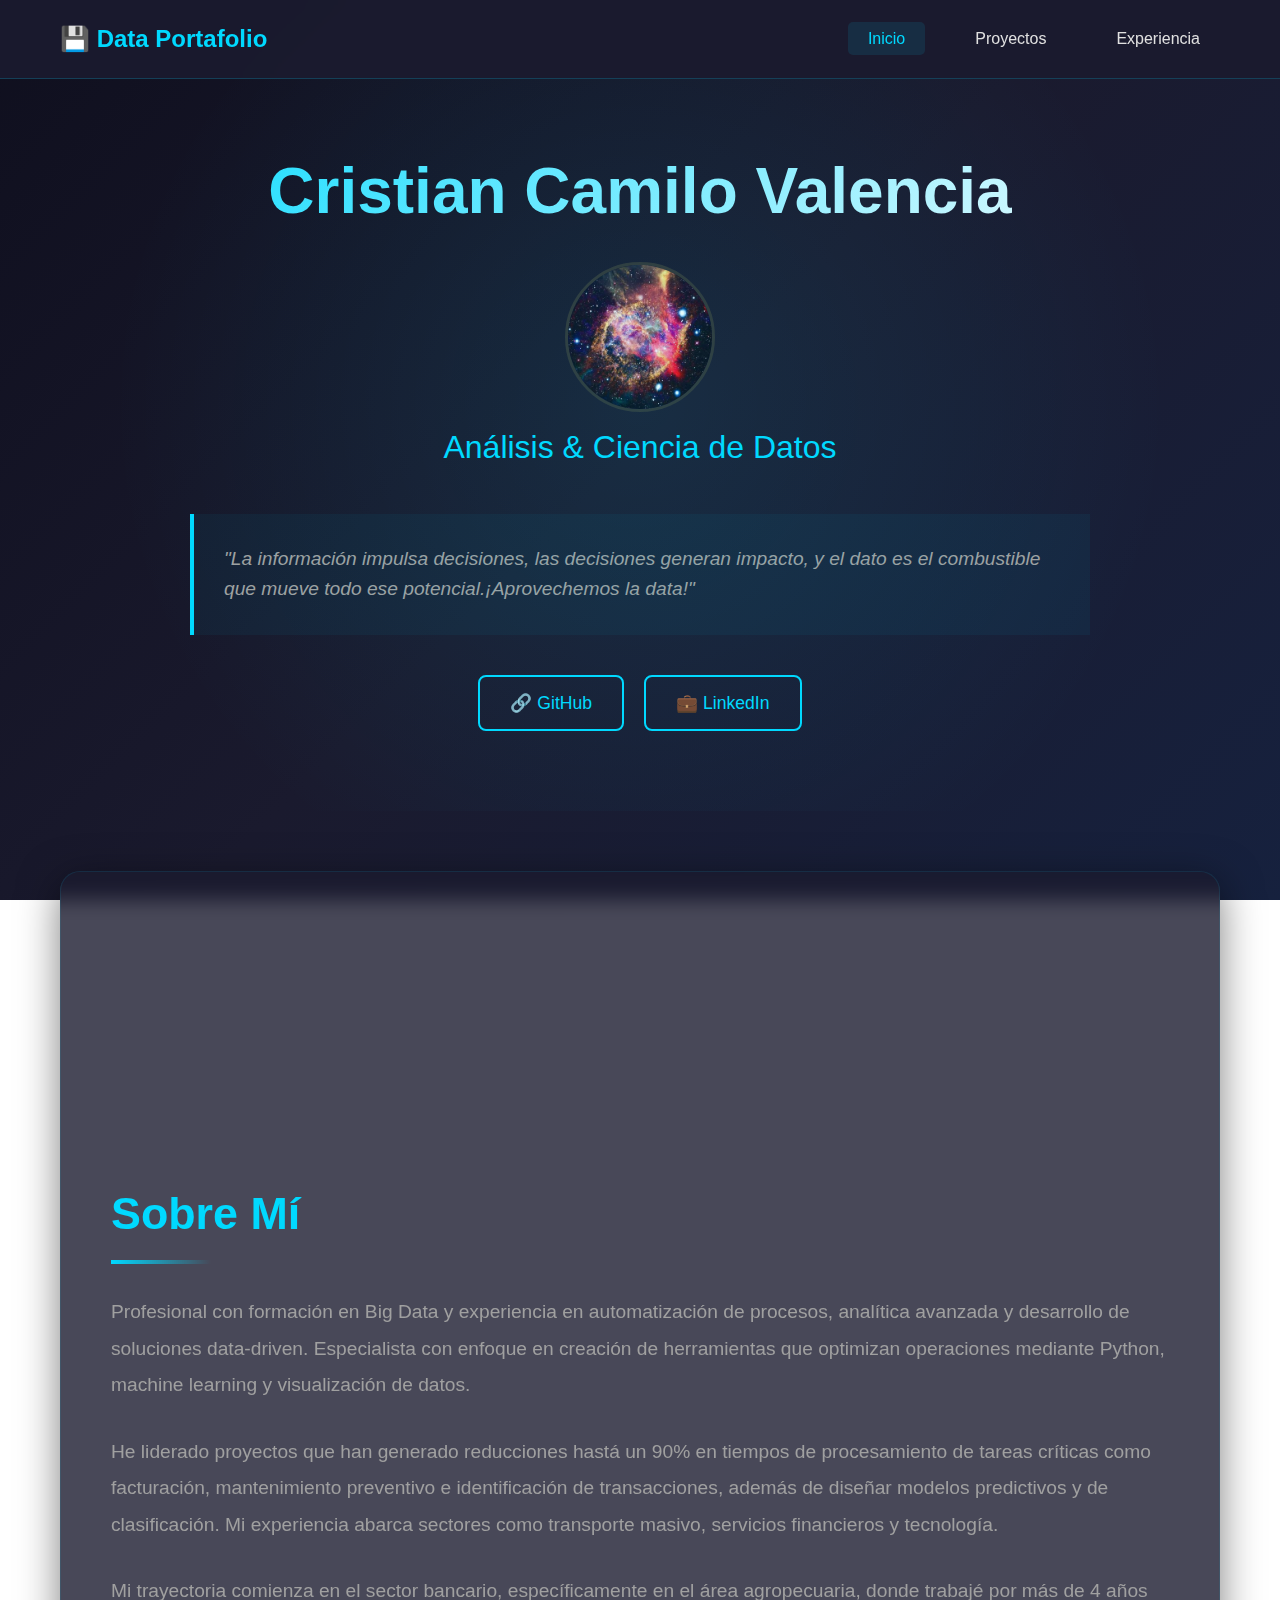
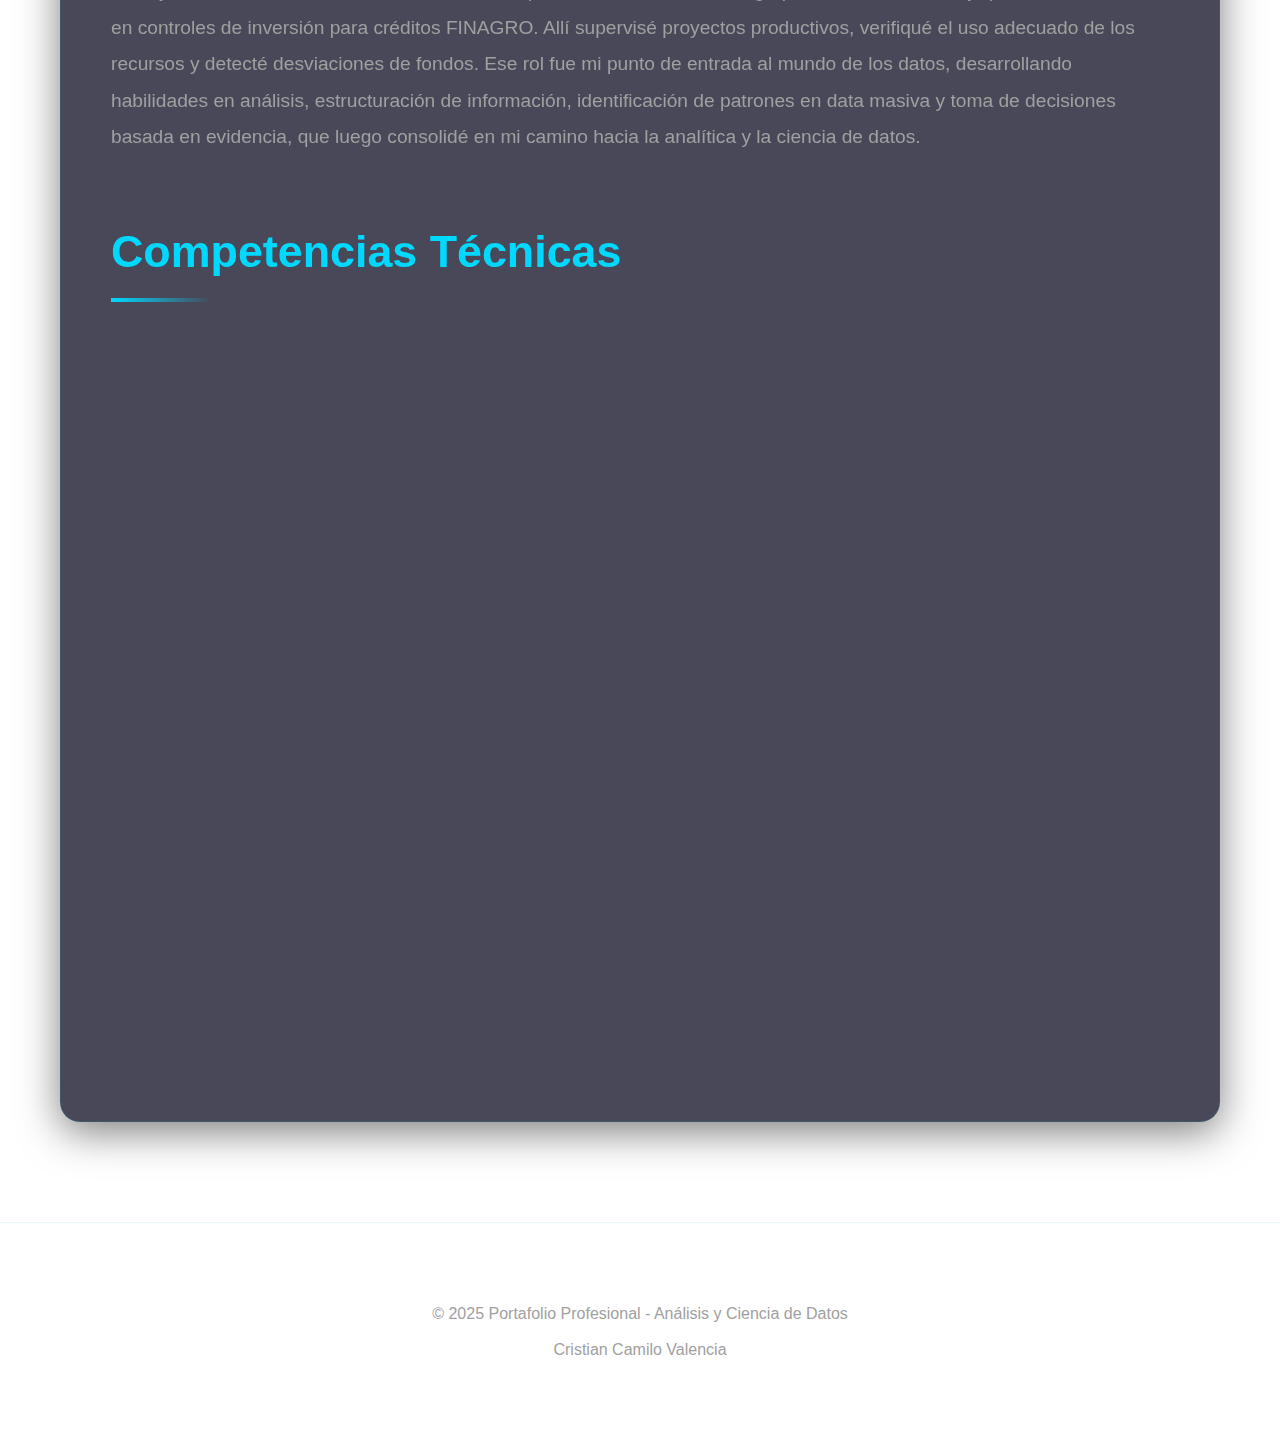
<file: portafolio_v2/index.html>
<!DOCTYPE html>
<html lang="es">
<head>
    <meta charset="UTF-8">
    <meta name="viewport" content="width=device-width, initial-scale=1.0">
    <meta name="description" content="Portafolio profesional de Analista de Datos e Inteligencia Operacional">
    <meta name="keywords" content="Data Science, Machine Learning, Python, Power BI, Análisis de Datos">
    <title>Analista de Datos - Portfolio Profesional</title>
    <link rel="stylesheet" href="css/style.css">
</head>
<body>
    <!-- Navegación -->
    <nav>
        <div class="container">
            <div class="logo">💾 Data Portafolio</div>
            <ul>
                <li><a href="index.html" class="active">Inicio</a></li>
                <li><a href="projects.html">Proyectos</a></li>
                <li><a href="experience.html">Experiencia</a></li>
            </ul>
        </div>
    </nav>

    <!-- Hero Section -->
    <div class="hero">
        <div class="container">
            <h1>Cristian Camilo Valencia</h1>
            <img src="img/universo1.jpg" alt="Foto de Cristian Camilo Valencia" class="profile-photo">
            <p class="subtitle">Análisis & Ciencia de Datos</p>
            <div class="quote">
                "La información impulsa decisiones, las decisiones generan impacto, y el dato es el combustible que mueve todo ese potencial.¡Aprovechemos la data!"
            </div>
            <div class="social-links">
                <a href="https://github.com/tuusuario" target="_blank">🔗 GitHub</a>
                <a href="https:www.linkedin.com/in/camilo-valencia-274256301" target="_blank">💼 LinkedIn</a>
                
            </div>
        </div>
    </div>

    <!-- Contenido Principal -->
    <div class="container">
        <div class="content-card">
            <!-- Estadísticas -->
            <div class="stats">
                <div class="stat-box">
                    <h3></h3>
                    <p><span style="font-size: 18px; color: #00d9ff;">SOLUCIONES BASADAS EN DATOS</span></p>
                </div>
                <div class="stat-box">
                    <h3</h3>
                    <p><span style="font-size: 18px; color: #00d9ff;">AUTOMATIZACIÓN INTELIGENTE</span></p>
                </div>
                <div class="stat-box">
                    <h3></h3>
                    <p><span style="font-size: 18px; color: #00d9ff;">OPTIMIZACIÓN OPERATIVA</span></p>
                </div>
                <div class="stat-box">
                    <h3></h3>
                    <p><span style="font-size: 18px; color: #00d9ff;">MEJORA EN PRODUCTIVIDAD</span></p>
                </div>
            </div>

            <!-- Sobre mí -->
            <h2 class="section-title">Sobre Mí</h2>
            <p class="about-text">
                Profesional con formación en Big Data y experiencia en automatización de procesos, analítica avanzada
                y desarrollo de soluciones data-driven.
                Especialista con enfoque en creación de herramientas que optimizan operaciones mediante Python, machine learning y 
                visualización de datos.
            </p>
            <p class="about-text">
                He liderado proyectos que han generado reducciones hastá un 90% en tiempos de procesamiento de tareas críticas 
                como facturación, mantenimiento preventivo e identificación de transacciones, además de diseñar modelos predictivos
                y de clasificación. Mi experiencia abarca sectores como transporte masivo, servicios financieros y tecnología.
            </p>
            <p class="about-text">Mi trayectoria comienza en el sector bancario, específicamente en el área agropecuaria, donde trabajé 
                por más de 4 años en controles de inversión para créditos FINAGRO. Allí supervisé proyectos productivos, verifiqué el 
                uso adecuado de los recursos y detecté desviaciones de fondos. Ese rol fue mi punto de entrada al mundo de los datos, 
                desarrollando habilidades en análisis, estructuración de información, identificación de patrones en data masiva y toma de decisiones 
                basada en evidencia, que luego consolidé en mi camino hacia la analítica y la ciencia de datos.</p>

            <!-- Habilidades -->
            <h2 class="section-title" style="margin-top: 60px;">Competencias Técnicas</h2>
            <div class="skills-grid">
                <div class="skill-card">
                    <h3>Automatización de Procesos</h3>
                    <p>Diseño y desarrollo de soluciones automatizadas para optimizar tareas operativas, estandarizar flujos de trabajo y reducir tiempos de ejecución. Implementación de interfaces y sistemas internos que facilitan el uso de automatizaciones por parte de equipos no técnicos.</p>
                </div>
                <div class="skill-card">
                    <h3>ETL y Preparación de Datos</h3>
                    <p>Limpieza, estructuración y transformación de datos provenientes de diferentes fuentes. Construcción de pipelines para procesamiento recurrente, garantizando calidad, consistencia y disponibilidad de la información para análisis posteriores.</p>
                </div>
                <div class="skill-card">
                    <h3>Análisis de Datos</h3>
                    <p>Aplicación de técnicas estadísticas y exploratorias para comprender el comportamiento de los datos, identificar patrones relevantes y generar insights que apoyan la toma de decisiones estratégicas y operativas.</p>
                </div>
                <div class="skill-card">
                    <h3>Machine Learning</h3>
                    <p>Desarrollo, entrenamiento y validación de modelos supervisados y no supervisados para clasificación, regresión, segmentación y detección de anomalías. Implementación de soluciones predictivas orientadas a resolver necesidades reales del negocio.</p>
                </div>
                <div class="skill-card">
                    <h3>Visualización de Datos</h3>
                    <p>Creación de reportes y dashboards interactivos que facilitan la interpretación de información clave. Presentación clara y efectiva de hallazgos para audiencias técnicas y no técnicas, impulsando decisiones basadas en datos.</p>
                </div>
                <div class="skill-card">
                    <h3>🔧 Herramientas</h3>
                    <p>Python (Pandas, Numpy, Scikit-learn, PyQT5, Streamlit, Taipy, TensorFlow, Transformers), ,SQL, Microsoft 365 (Power Apps, Power Automate, SharePoint, Lists, Power BI, Excel). Visual Studio Code, Google Colab, Jupyter Notebooks, Weka.</p>
                </div>
            </div>
        </div>
    </div>

    <!-- Footer -->
    <footer>
        <div class="container">
            <p>&copy; 2025 Portafolio Profesional - Análisis y Ciencia de Datos</p>
            <p style="margin-top: 10px;">Cristian Camilo Valencia</p>
        </div>
    </footer>

    <!-- Botón Scroll to Top -->
    <div class="scroll-top" onclick="scrollToTop()">↑</div>

    <script src="js/main.js"></script>
</body>
</html>
</file>
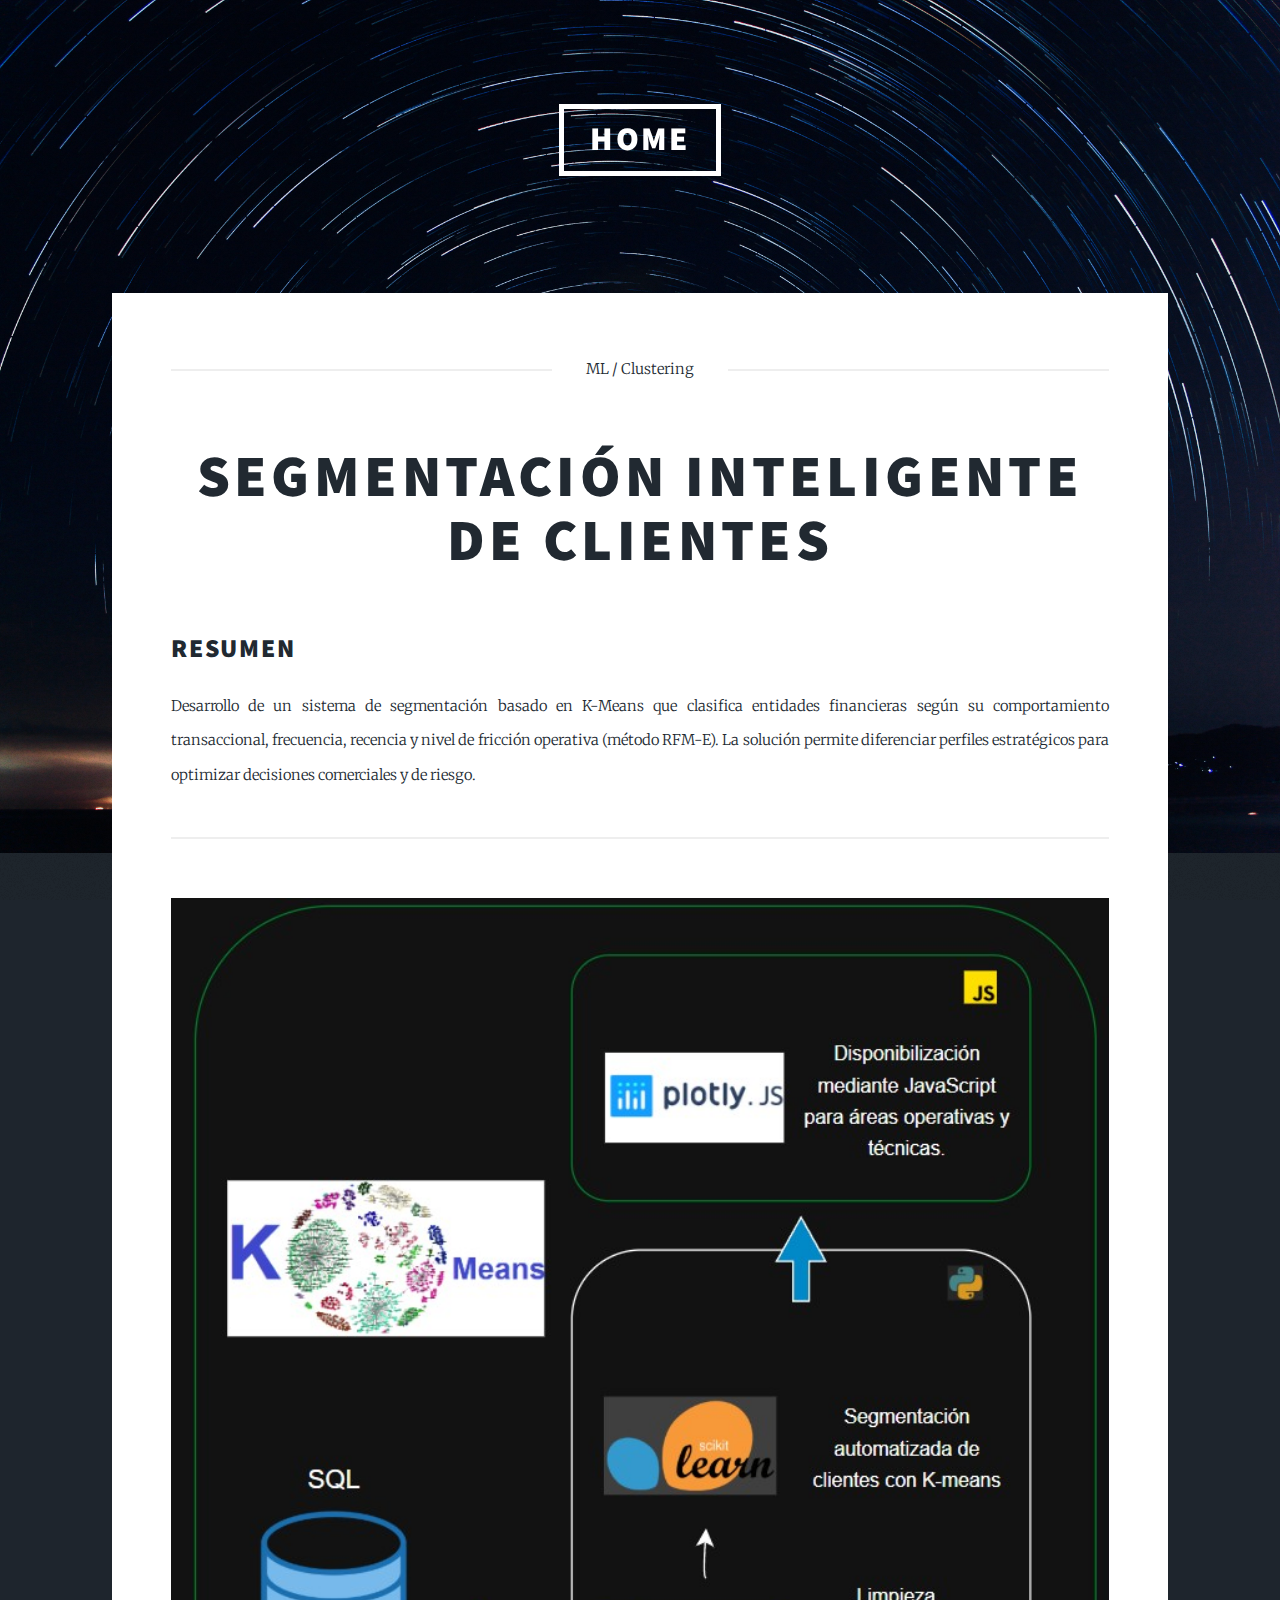
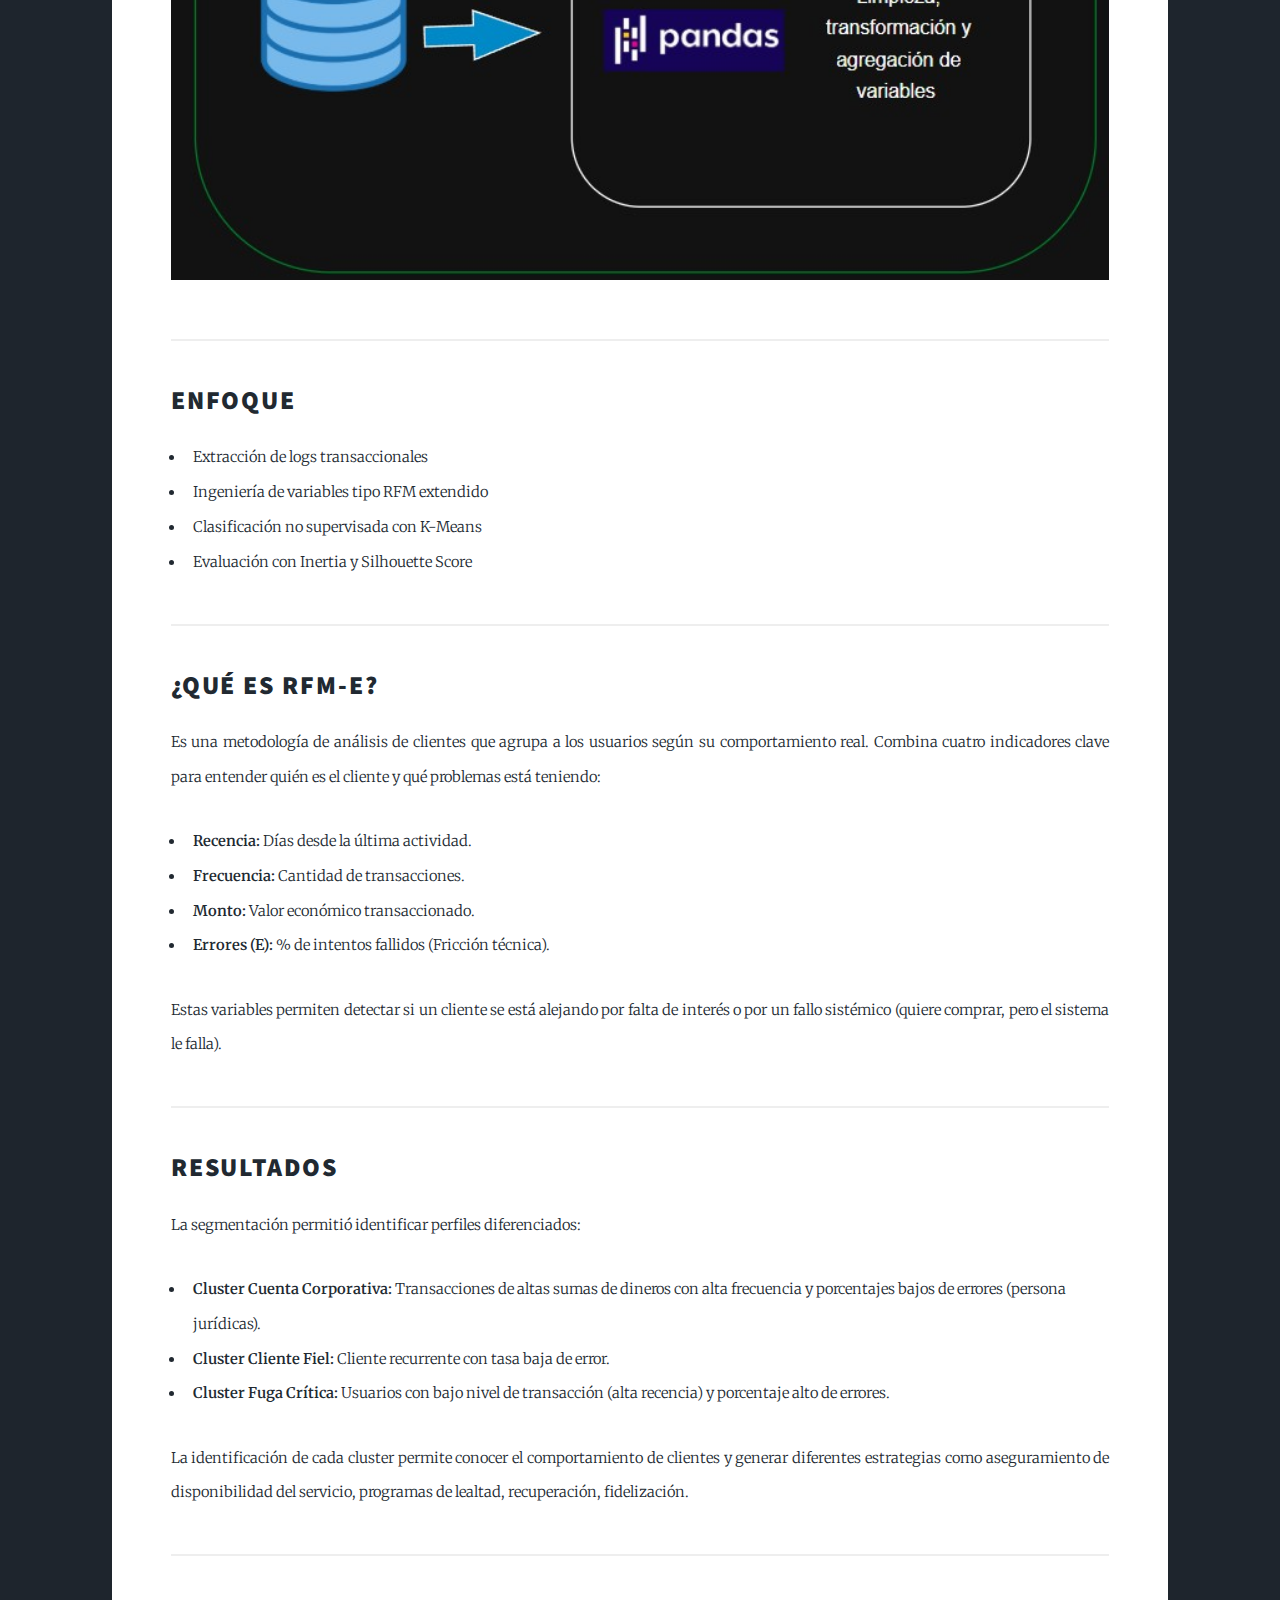
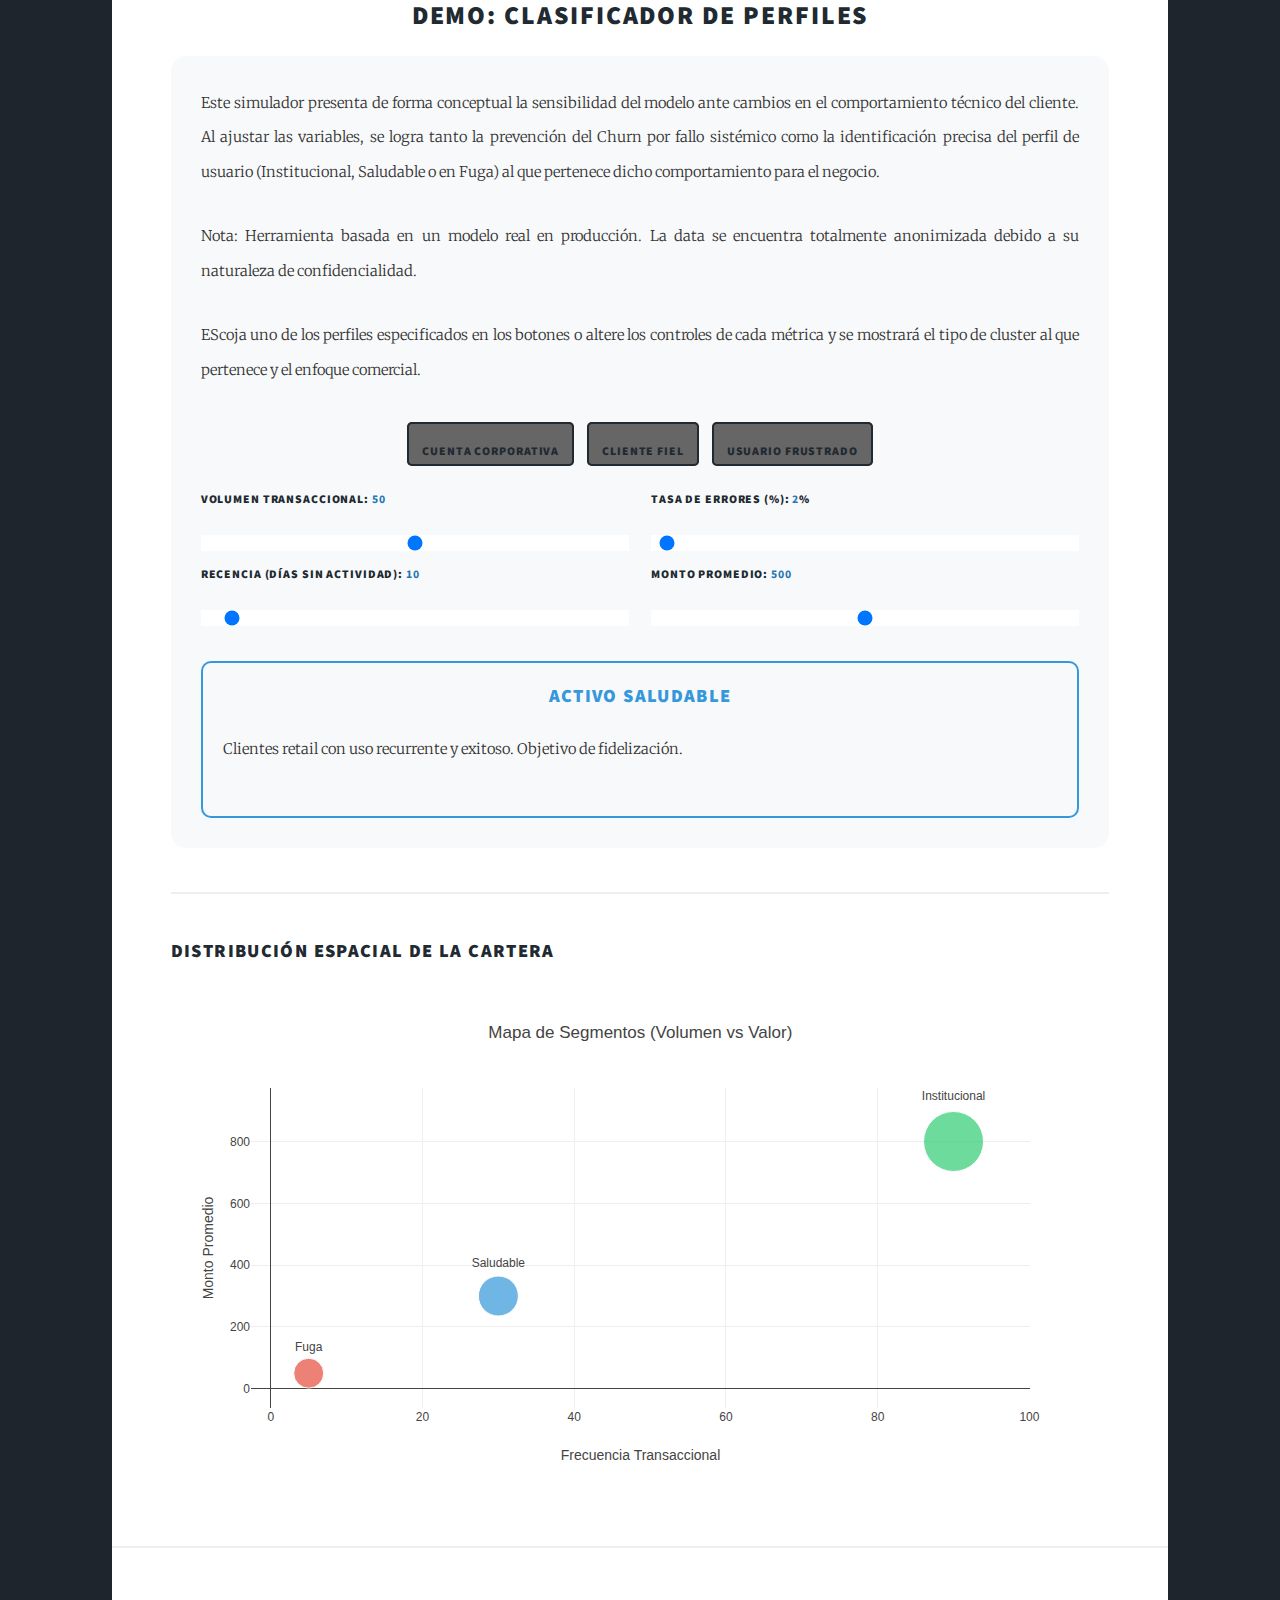
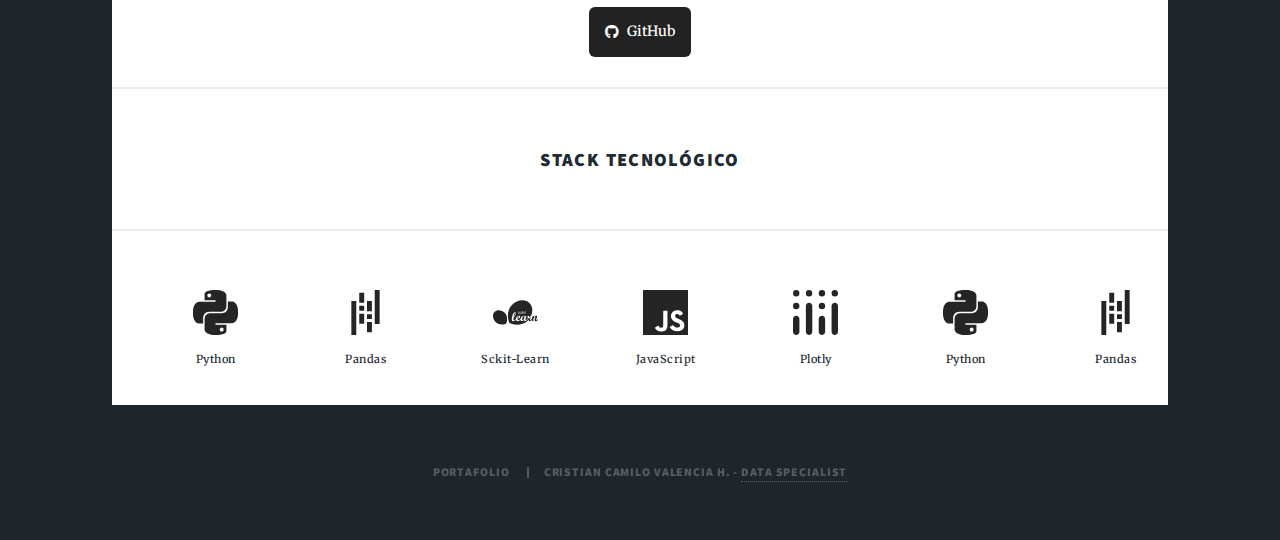
<file: clustering_final.html>
<!DOCTYPE HTML>
<html>
<head>
    <link rel="stylesheet" href="https://cdnjs.cloudflare.com/ajax/libs/font-awesome/6.5.0/css/all.min.css">
    <title>Segmentación Conductual - KMeans</title>
    <meta charset="utf-8" />
    <meta name="viewport" content="width=device-width, initial-scale=1, user-scalable=no" />
    <link rel="stylesheet" href="assets/css/main.css" />
    <noscript><link rel="stylesheet" href="assets/css/noscript.css" /></noscript>

    <!-- Plotly CDN -->
    <script src="https://cdn.plot.ly/plotly-2.27.0.min.js"></script>
    <style>
		/* Bloqueo total por ID y Clase */
		#navPanel, .navPanel, #navPanelToggle, .navPanelToggle, .titleBar {
			display: none !important;
			visibility: hidden !important;
			opacity: 0 !important;
			pointer-events: none !important;
		}

		/* Forzar que el menú normal NO se oculte en móviles (si es lo que buscas) */
		body.is-navPanel-visible #navPanel {
			display: none !important;
		}
	</style>
</head>
<body class="is-preload">

<div id="wrapper">

<header id="header">
    <a href="index.html" class="logo">Home</a>
</header>

<div id="main">

<section class="post">

<header class="major">
    <span class="date">ML / Clustering</span>
    <h1>Segmentación Inteligente de Clientes</h1>
</header>

<h2>Resumen</h2>
<p>
Desarrollo de un sistema de segmentación basado en K-Means que clasifica entidades financieras
según su comportamiento transaccional, frecuencia, recencia y nivel de fricción operativa (método RFM-E).
La solución permite diferenciar perfiles estratégicos para optimizar decisiones comerciales y de riesgo.
</p>

<hr/>


<div class="image main"><img src="images/kmeans_arquitectura.jpg" alt="" /></div>

<hr/>

<h2>Enfoque</h2>
<ul>
<li>Extracción de logs transaccionales</li>    
<li>Ingeniería de variables tipo RFM extendido</li>
<li>Clasificación no supervisada con K-Means</li>
<li>Evaluación con Inertia y Silhouette Score</li>
</ul>



<hr/>

<h2>¿Qué es RFM-E?</h2>
<p>Es una metodología de análisis de clientes que agrupa a los usuarios según su comportamiento real. 
    Combina cuatro indicadores clave para entender quién es el cliente y qué problemas está teniendo:</p>
<ul>
<li><strong>Recencia:</strong> Días desde la última actividad.</li>
<li><strong>Frecuencia:</strong> Cantidad de transacciones.</li>
<li><strong>Monto:</strong> Valor económico transaccionado.</li>
<li><strong>Errores (E):</strong> % de intentos fallidos (Fricción técnica).</li>
</ul>

<p>Estas variables permiten detectar si un cliente se está alejando por falta de interés o por un 
    fallo sistémico (quiere comprar, pero el sistema le falla).</p>

<hr/>










<h2>Resultados</h2>

<p>
La segmentación permitió identificar perfiles diferenciados:
</p>

<ul>
<li><strong>Cluster Cuenta Corporativa:</strong> Transacciones de altas sumas de dineros con alta frecuencia y porcentajes bajos de errores (persona jurídicas).</li>
<li><strong>Cluster Cliente Fiel:</strong> Cliente recurrente con tasa baja de error.</li>
<li><strong>Cluster Fuga Crítica:</strong> Usuarios con bajo nivel de transacción (alta recencia) y porcentaje alto de errores.</li>

</ul>

<p>
La identificación de cada cluster permite conocer el comportamiento de clientes y generar diferentes estrategias como aseguramiento de disponibilidad del servicio, programas de lealtad, recuperación, fidelización.
</p>

<hr/>


            <h2 style="text-align:center;">Demo: Clasificador de Perfiles</h2>
            <div class="demo-container">
                <div style="text-align: center; margin-bottom: 20px;">
                    <p>Este simulador presenta de forma conceptual la sensibilidad del modelo ante cambios en el comportamiento técnico del cliente. Al ajustar las variables, 
                        se logra tanto la prevención del Churn por fallo sistémico como la identificación precisa del perfil de usuario (Institucional, Saludable o en Fuga) 
                        al que pertenece dicho comportamiento para el negocio.</p>
                    <p>Nota: Herramienta basada en un modelo real en producción. La data se encuentra totalmente anonimizada debido a su naturaleza de confidencialidad.</p>
                    <p>EScoja uno de los perfiles especificados en los botones o altere los controles de cada métrica y se mostrará el tipo de cluster al que
                        pertenece y el enfoque comercial.
                    </p>


                    <button class="btn-preset" onclick="setPreset('institucional')">Cuenta Corporativa</button>
                    <button class="btn-preset" onclick="setPreset('saludable')">Cliente Fiel</button>
                    <button class="btn-preset" onclick="setPreset('fuga')">Usuario Frustrado</button>
                </div>

                <div class="row">
                    <div class="col-6 col-12-xsmall">
                        <label>Volumen Transaccional: <span id="val_tx" class="label-val">50</span></label>
                        <input type="range" id="in_tx" min="0" max="100" value="50" oninput="updateVal('tx', this.value)">
                        
                        <label>Recencia (Días sin actividad): <span id="val_rec" class="label-val">10</span></label>
                        <input type="range" id="in_rec" min="0" max="180" value="10" oninput="updateVal('rec', this.value)">
                    </div>
                    <div class="col-6 col-12-xsmall">
                        <label>Tasa de Errores (%): <span id="val_err" class="label-val">2</span>%</label>
                        <input type="range" id="in_err" min="0" max="100" value="2" oninput="updateVal('err', this.value)">
                        
                        <label>Monto Promedio: <span id="val_mon" class="label-val">500</span></label>
                        <input type="range" id="in_mon" min="0" max="1000" value="500" oninput="updateVal('mon', this.value)">
                    </div>
                </div>

                <div id="res_card" class="card-cluster">
                    <h3 id="res_title"></h3>
                    <p id="res_desc"></p>
                </div>
            </div>

            <hr />
            <h3>Distribución Espacial de la Cartera</h3>
            <div id="chart_div" style="height: 500px;"></div>
        </section>
        

            <div style="text-align:center;">
                <a href="https://github.com/Camilocamiloc/smart-customer-segmentation-with-k-means-clustering" 
                target="_blank"
                style="display:inline-flex; align-items:center; gap:8px;
                    padding:8px 16px; background:#222; color:white; 
                    text-decoration:none; font-weight:500; 
                    font-size:14px;
                    border-radius:6px; transition:0.3s;">
                    
                    <i class="fa-brands fa-github"></i>
                    GitHub
                    
                </a>
            </div>


            <h3 style="text-align:center; margin-bottom:25px;">Stack Tecnológico</h3>

            <style>
                .tech-carousel { overflow: hidden; width: 100%; margin: 0 auto 40px auto; }
                .tech-track { display: flex; align-items: center; gap: 60px; width: max-content; animation: scroll 30s linear infinite; }
                .tech-carousel:hover .tech-track { animation-play-state: paused; }
                .tech-item { text-align: center; min-width: 90px; }
                .tech-item img { height: 45px; display: block; margin: 0 auto 6px auto; opacity: 0.85; transition: 0.3s ease; }
                .tech-item span { font-size: 0.75rem; font-weight: 500; letter-spacing: 0.5px; }
                .tech-item:hover img { transform: scale(1.15); opacity: 1; }
                @keyframes scroll { 0% { transform: translateX(0); } 100% { transform: translateX(-50%); } }
            </style>








            <div class="tech-carousel">
                <div class="tech-track">
                    <div class="tech-item"><img src="images/other/python.svg" alt="Python"><span>Python</span></div>
                    <div class="tech-item"><img src="images/other/pandas.svg" alt="Pandas"><span>Pandas</span></div>
                    <div class="tech-item"><img src="images/other/scikitlearn.svg" alt="SckitLearn"><span>Sckit-Learn</span></div>
                    <div class="tech-item"><img src="images/other/javascript.svg" alt="JavaScript"><span>JavaScript</span></div>
                    <div class="tech-item"><img src="images/other/plotly.svg" alt="Plotly"><span>Plotly</span></div>
                    <div class="tech-item"><img src="images/other/python.svg" alt="Python"><span>Python</span></div>
                    <div class="tech-item"><img src="images/other/pandas.svg" alt="Pandas"><span>Pandas</span></div>
                    <div class="tech-item"><img src="images/other/scikitlearn.svg" alt="SckitLearn"><span>Sckit-Learn</span></div>
                    <div class="tech-item"><img src="images/other/javascript.svg" alt="JavaScript"><span>JavaScript</span></div>
                    <div class="tech-item"><img src="images/other/plotly.svg" alt="Plotly"><span>Plotly</span></div>
                    
                </div>
            </div>

        </section>
    </div>
    </div>
    
</div>

<script>
const clusters = [
    { id: 'Institucional', tx: 90, rec: 5, err: 1, mon: 800, color: '#2ecc71', desc: 'Cuentas de alto volumen y estabilidad técnica. Requieren monitoreo de infraestructura.' },
    { id: 'Activo Saludable', tx: 30, rec: 10, err: 3, mon: 300, color: '#3498db', desc: 'Clientes retail con uso recurrente y exitoso. Objetivo de fidelización.' },
    { id: 'Fuga Crítica', tx: 5, rec: 120, err: 60, mon: 50, color: '#e74c3c', desc: 'Clientes que abandonaron tras múltiples errores técnicos. Requieren campaña de recuperación.' }
];

function updateVal(id, val) {
    document.getElementById('val_' + id).innerText = val;
    classify();
}

function setPreset(type) {
    if(type === 'institucional') { setValues(95, 2, 1, 900); }
    if(type === 'saludable') { setValues(40, 8, 2, 350); }
    if(type === 'fuga') { setValues(5, 150, 75, 40); }
    classify();
}

function setValues(tx, rec, err, mon) {
    document.getElementById('in_tx').value = tx;
    document.getElementById('in_rec').value = rec;
    document.getElementById('in_err').value = err;
    document.getElementById('in_mon').value = mon;
    updateVal('tx', tx); updateVal('rec', rec); updateVal('err', err); updateVal('mon', mon);
}

function classify() {
    const user = {
        tx: document.getElementById('in_tx').value,
        rec: document.getElementById('in_rec').value,
        err: document.getElementById('in_err').value,
        mon: document.getElementById('in_mon').value
    };

    let nearest = clusters[0];
    let minDist = Infinity;

    clusters.forEach(c => {
        let d = Math.sqrt(Math.pow(c.tx - user.tx, 2) + Math.pow(c.rec/2 - user.rec/2, 2) + Math.pow(c.err - user.err, 2));
        if(d < minDist) { minDist = d; nearest = c; }
    });

    const card = document.getElementById('res_card');
    card.style.display = 'block';
    card.style.borderColor = nearest.color;
    document.getElementById('res_title').innerText = nearest.id;
    document.getElementById('res_title').style.color = nearest.color;
    document.getElementById('res_desc').innerText = nearest.desc;
}

const trace1 = {
    x: [90, 30, 5], y: [800, 300, 50],
    mode: 'markers+text',
    text: ['Institucional', 'Saludable', 'Fuga'],
    textposition: 'top center',
    marker: { size: [60, 40, 30], color: ['#2ecc71', '#3498db', '#e74c3c'] },
    type: 'scatter'
};

Plotly.newPlot('chart_div', [trace1], { 
    title: 'Mapa de Segmentos (Volumen vs Valor)',
    xaxis: { title: 'Frecuencia Transaccional' },
    yaxis: { title: 'Monto Promedio' }
});

classify();



</script>




<div id="copyright">
<ul>
<li>Portafolio</li>
<li>Cristian Camilo Valencia H. - <a>Data Specialist</a></li>
</ul>
</div>

</div>

<!-- Scripts -->
<script src="assets/js/jquery.min.js"></script>
<script src="assets/js/jquery.scrollex.min.js"></script>
<script src="assets/js/jquery.scrolly.min.js"></script>
<script src="assets/js/browser.min.js"></script>
<script src="assets/js/breakpoints.min.js"></script>
<script src="assets/js/util.js"></script>
<script src="assets/js/main.js"></script>

<script>



</script>

<style>
        .demo-container { background: #f8f9fa; padding: 30px; border-radius: 15px; color: #333; }
        .card-cluster { padding: 20px; border-radius: 10px; margin-top: 20px; display: none; text-align: center; border: 2px solid #ddd; }
        .btn-preset { margin: 5px; cursor: pointer; background: #666; color: white; border: none; padding: 8px 15px; border-radius: 5px; }
        .btn-preset:hover { background: #1f77b4; }
        .label-val { font-weight: bold; color: #1f77b4; }
        input[type=range] { width: 100%; margin: 15px 0; }
        /* Estilo para el resumen inicial */
        .resumen-ejecutivo { background: #1f77b4; color: white; padding: 25px; border-radius: 10px; margin-bottom: 40px; }
        .resumen-ejecutivo h2 { color: white; margin-bottom: 10px; }
    </style>

</body>
</html>
</file>
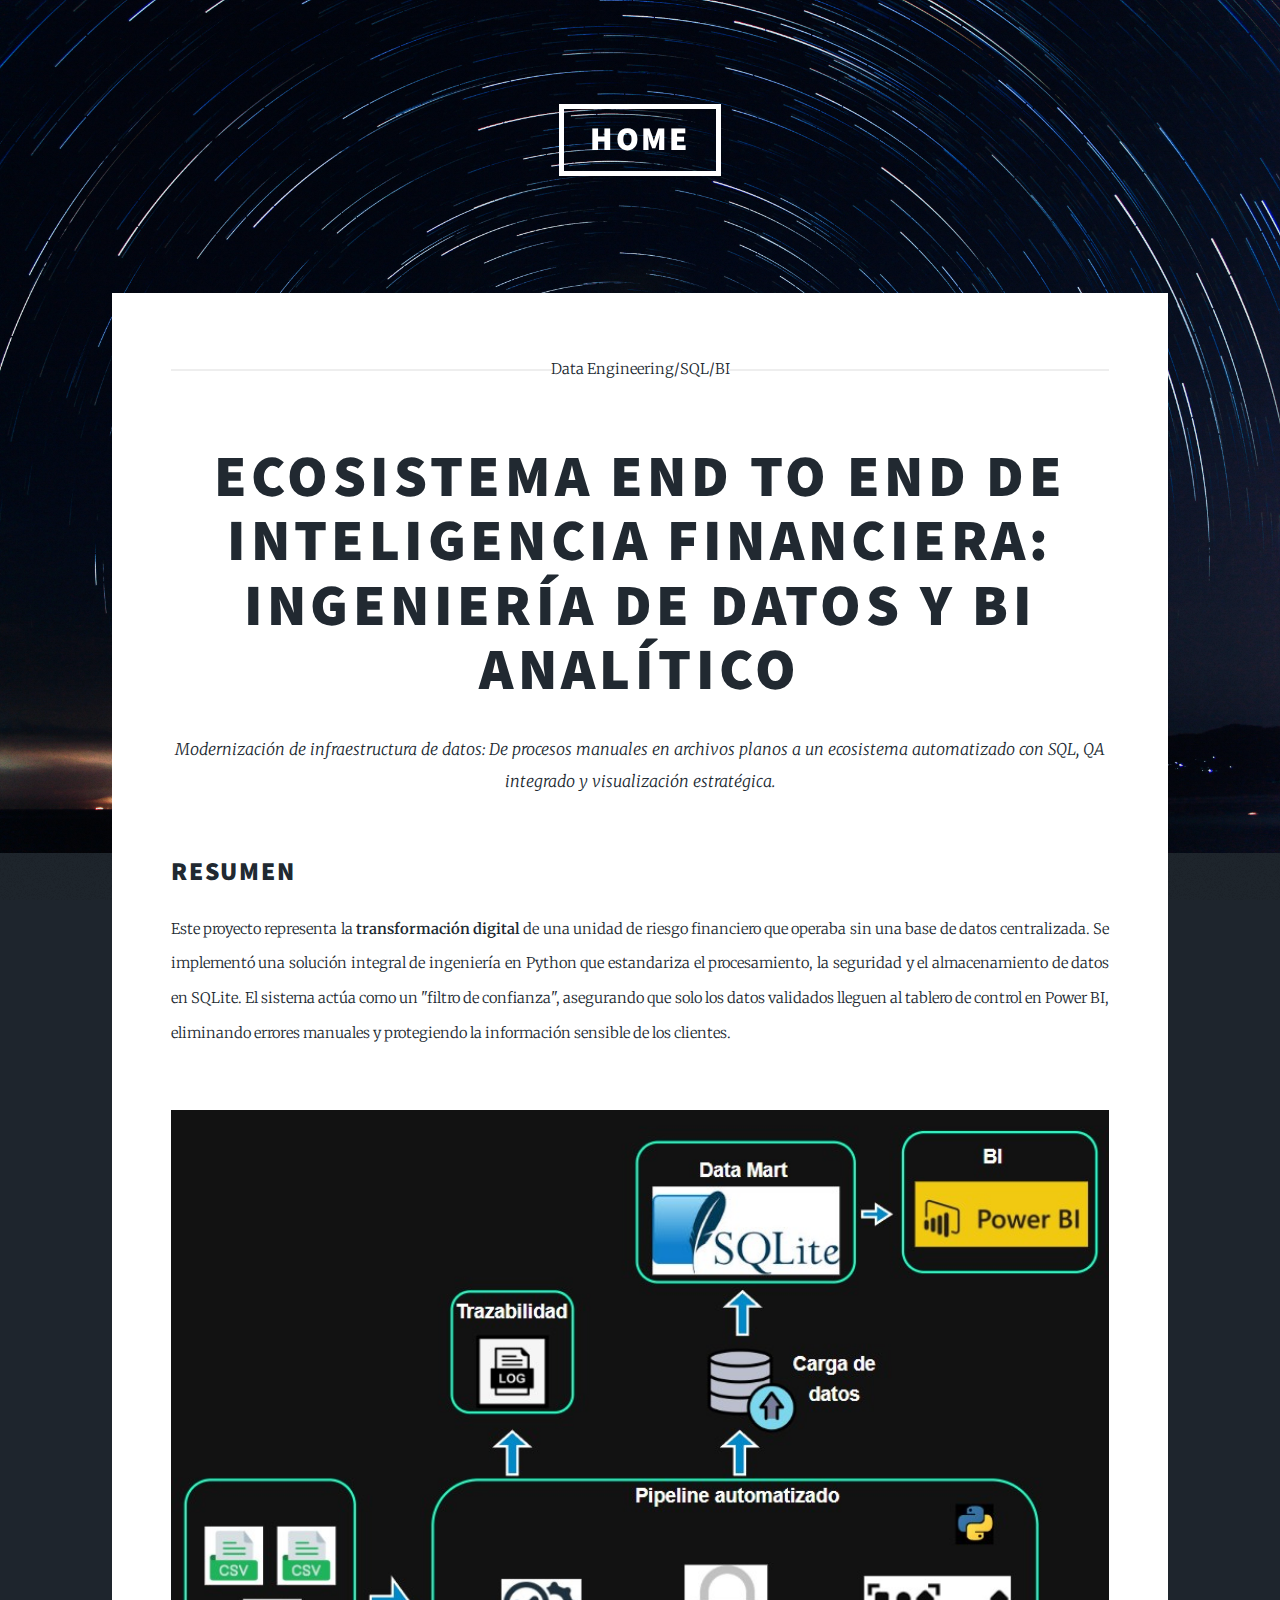
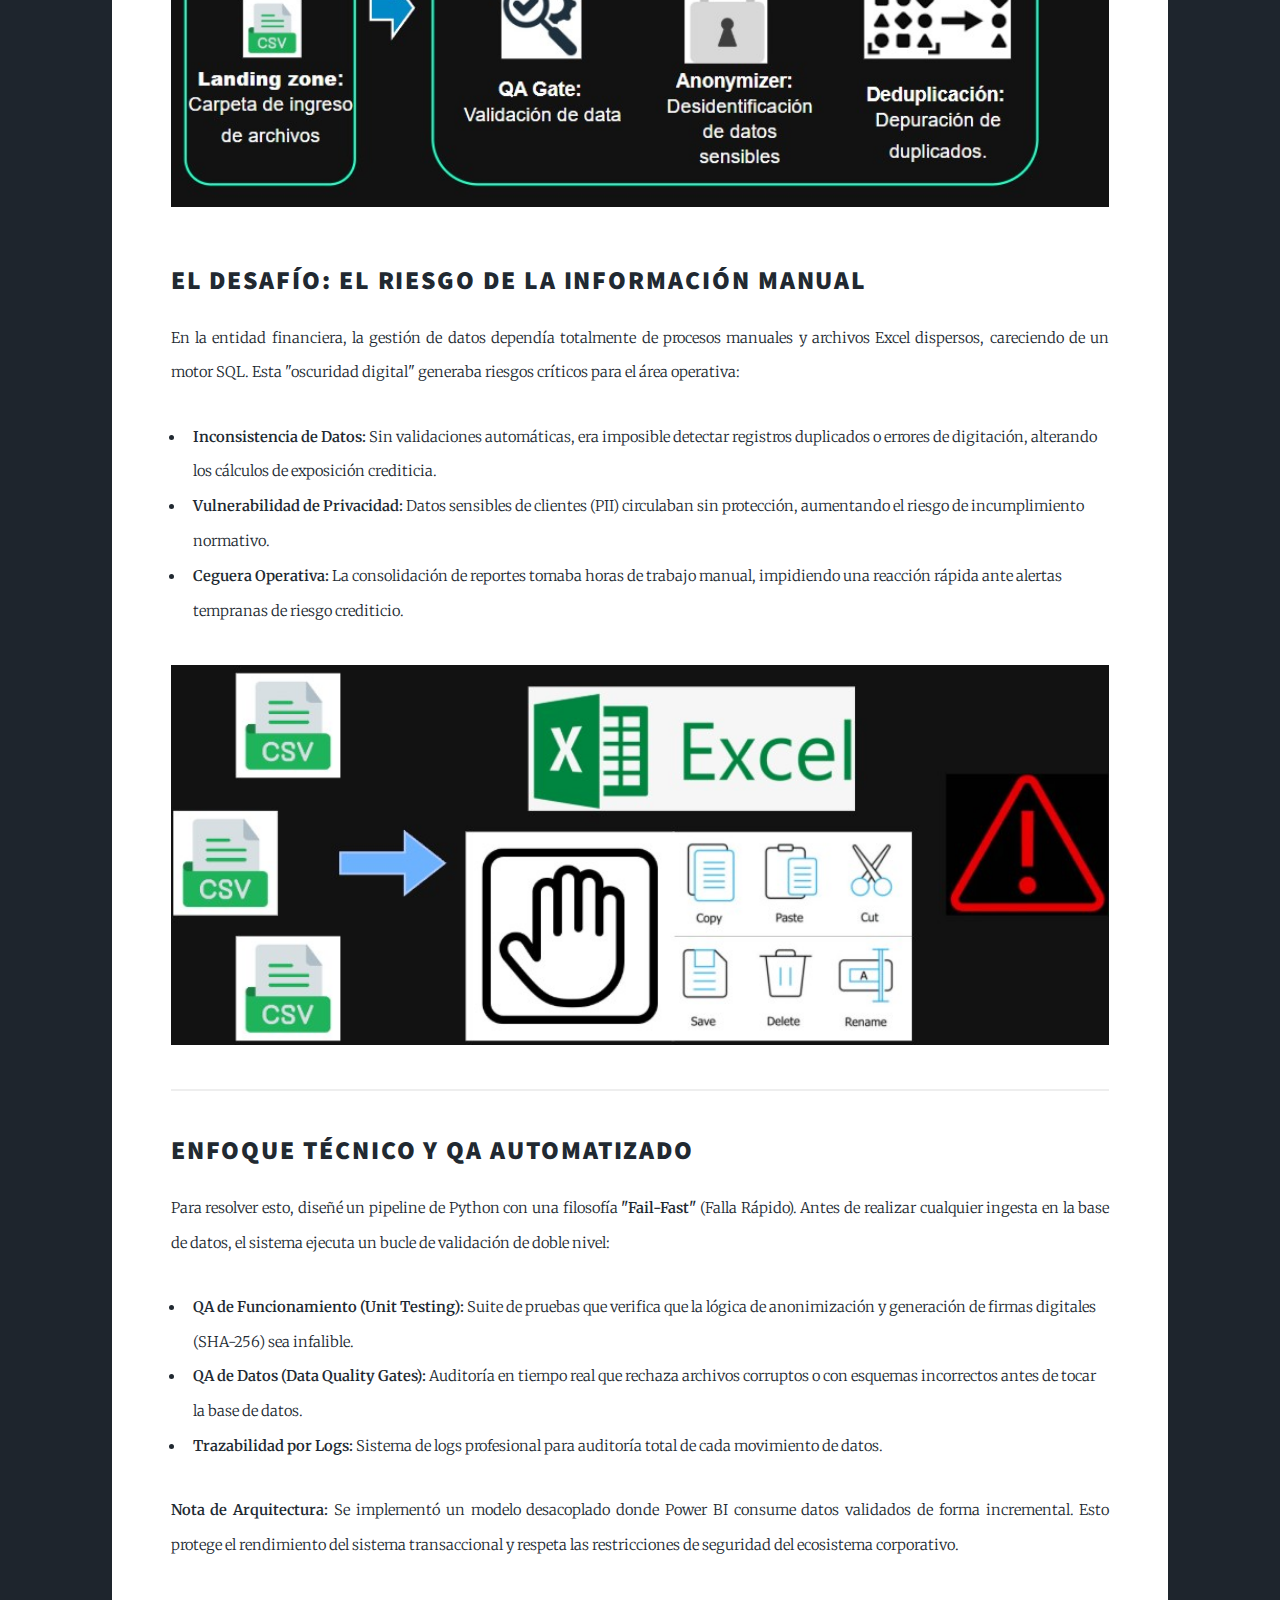
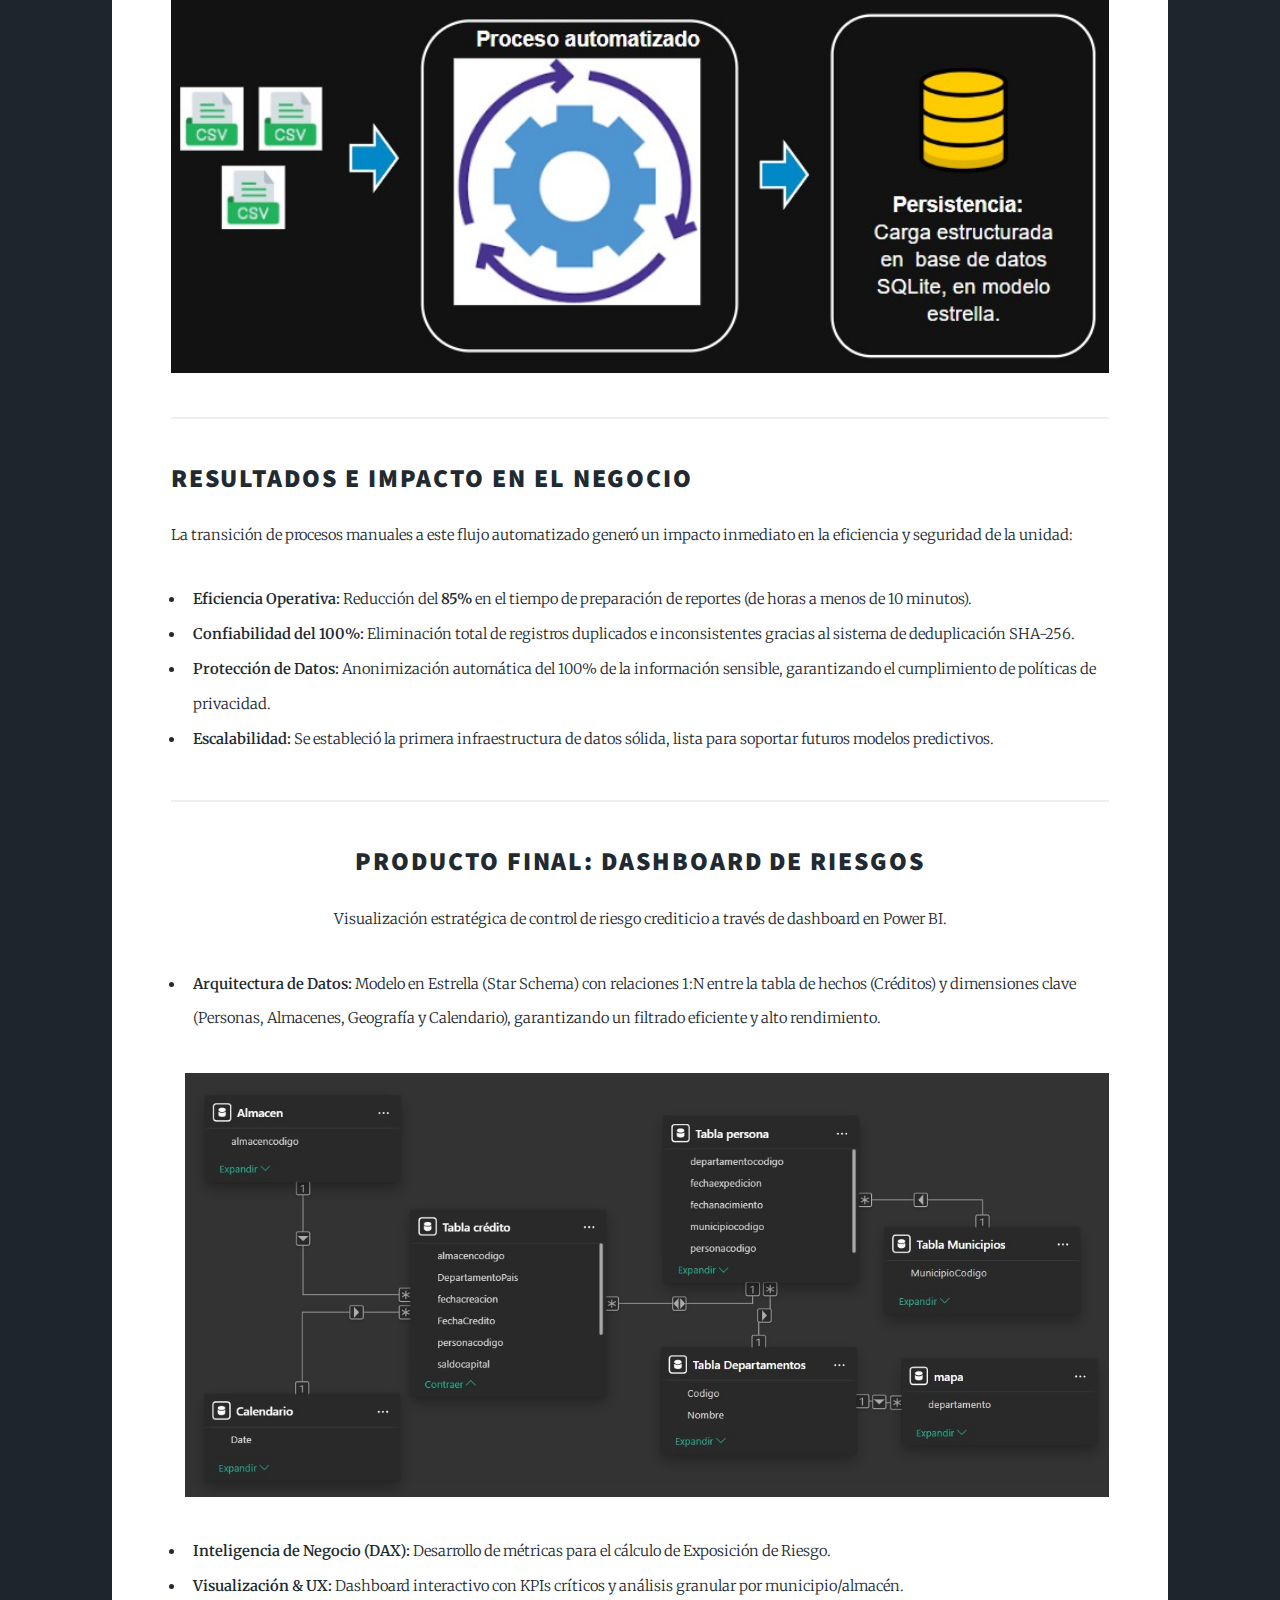
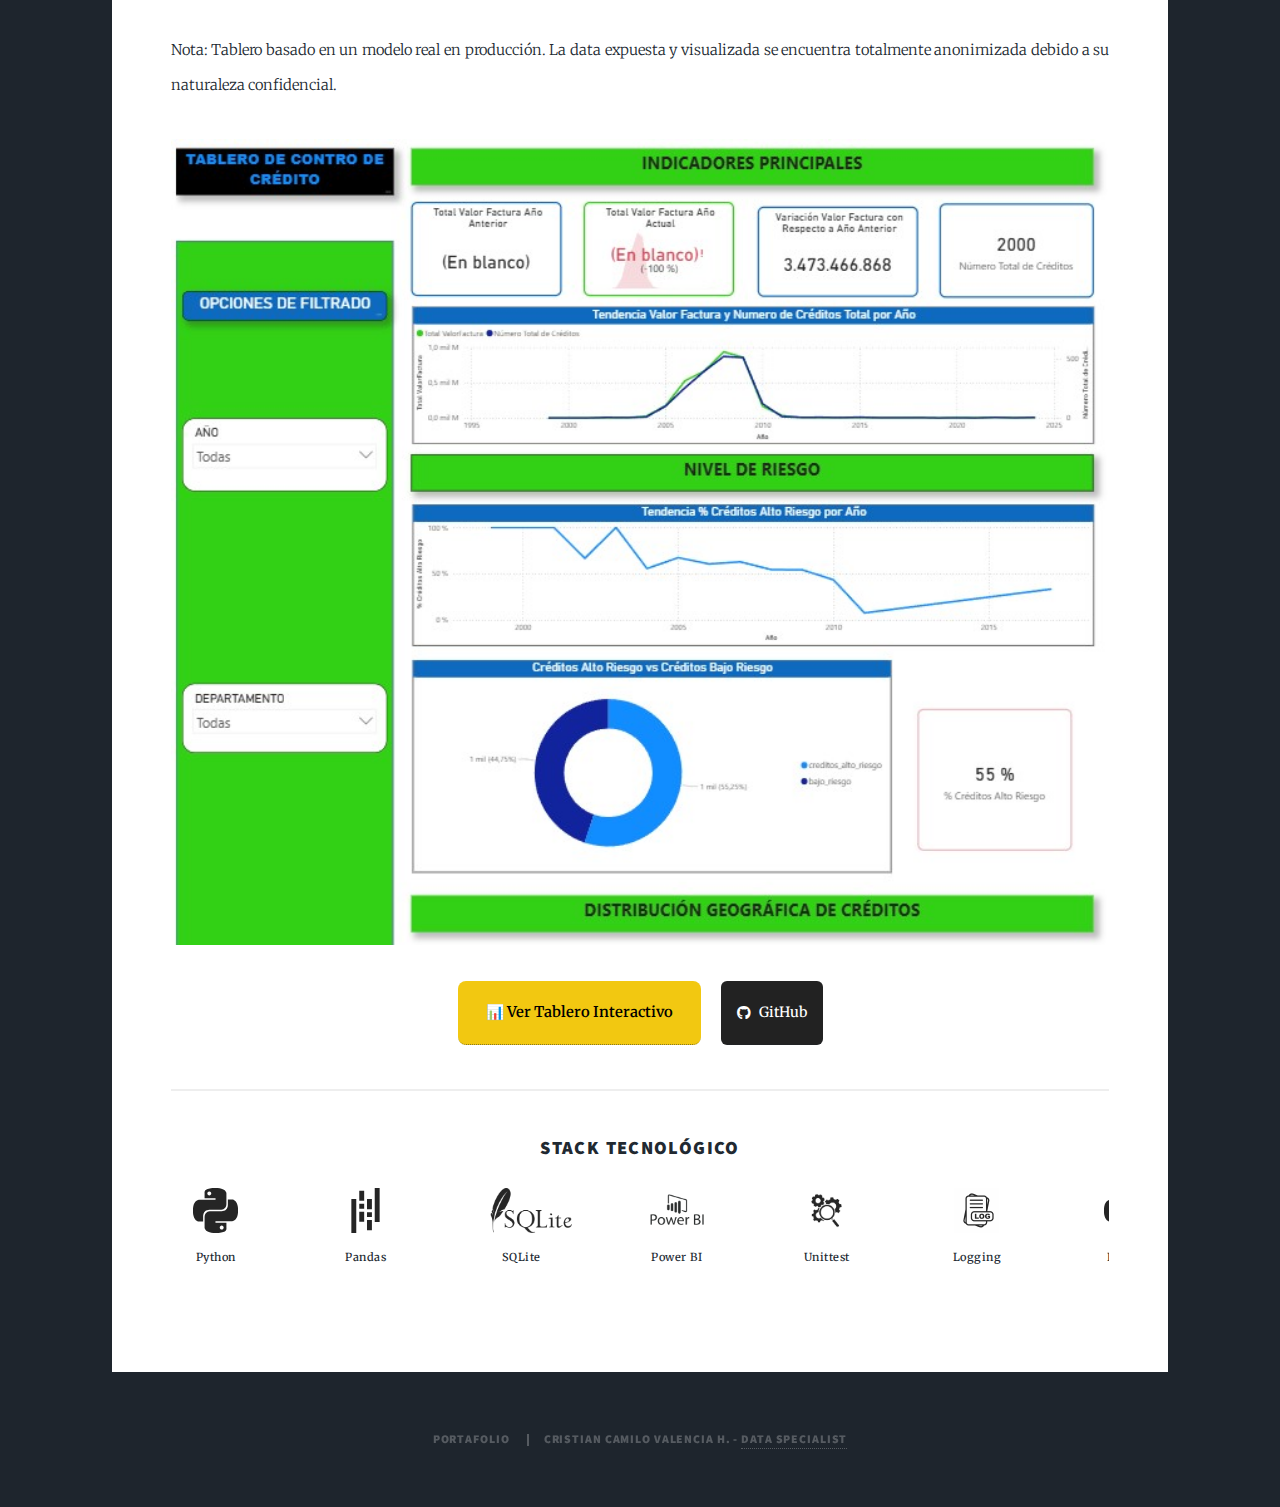
<file: data_engineer_project.html>
<!DOCTYPE HTML>
<html>
<head>
    <link rel="stylesheet" href="https://cdnjs.cloudflare.com/ajax/libs/font-awesome/6.5.0/css/all.min.css">
    <title>Ingeniería de Datos - Control de Riesgo Financiero</title>
    <meta charset="utf-8" />
    <meta name="viewport" content="width=device-width, initial-scale=1, user-scalable=no" />
    <link rel="stylesheet" href="assets/css/main.css" />
    <noscript><link rel="stylesheet" href="assets/css/noscript.css" /></noscript>
    <style>
		/* Bloqueo total por ID y Clase */
		#navPanel, .navPanel, #navPanelToggle, .navPanelToggle, .titleBar {
			display: none !important;
			visibility: hidden !important;
			opacity: 0 !important;
			pointer-events: none !important;
		}

		/* Forzar que el menú normal NO se oculte en móviles (si es lo que buscas) */
		body.is-navPanel-visible #navPanel {
			display: none !important;
		}
	</style>
</head>
<body class="is-preload">

<div id="wrapper">

    <header id="header">
        <a href="index.html" class="logo">Home</a>
    </header>

    <div id="main">

        <section class="post">
            <header class="major">
                <span class="date">Data Engineering/SQL/BI</span>
                <h1>Ecosistema End to End de Inteligencia Financiera: Ingeniería de Datos y BI Analítico</h1>
                <p>Modernización de infraestructura de datos: De procesos manuales en archivos planos a un ecosistema automatizado con SQL, QA integrado y visualización estratégica.</p>
            </header>

            <h2>Resumen</h2>
            <p>
                Este proyecto representa la <b>transformación digital</b> de una unidad de riesgo financiero que operaba sin una base de datos centralizada. Se implementó una solución integral de ingeniería en Python que estandariza el procesamiento, la seguridad y el almacenamiento de datos en SQLite. El sistema actúa como un "filtro de confianza", asegurando que solo los datos validados lleguen al tablero de control en Power BI, eliminando errores manuales y protegiendo la información sensible de los clientes.
            </p>

            <div class="image main">
                <img src="images/arquitectura_datamart.jpg" alt="Arquitectura del Sistema de Riesgos" />
            </div>

            <h2>El Desafío: El Riesgo de la Información Manual</h2>
            <p>
                En la entidad financiera, la gestión de datos dependía totalmente de procesos manuales y archivos Excel dispersos, careciendo de un motor SQL. Esta "oscuridad digital" generaba riesgos críticos para el área operativa:
            </p>

            <ul>
                <li><strong>Inconsistencia de Datos:</strong> Sin validaciones automáticas, era imposible detectar registros duplicados o errores de digitación, alterando los cálculos de exposición crediticia.</li>
                <li><strong>Vulnerabilidad de Privacidad:</strong> Datos sensibles de clientes (PII) circulaban sin protección, aumentando el riesgo de incumplimiento normativo.</li>
                <li><strong>Ceguera Operativa:</strong> La consolidación de reportes tomaba horas de trabajo manual, impidiendo una reacción rápida ante alertas tempranas de riesgo crediticio.</li>
            </ul>

            <div class="image fit">
                <img src="images/manual_work.jpg" alt="Contexto Financiero" />
            </div>

            <hr />

            <h2>Enfoque Técnico y QA Automatizado</h2>
            <p>
                Para resolver esto, diseñé un pipeline de Python con una filosofía <b>"Fail-Fast"</b> (Falla Rápido). Antes de realizar cualquier ingesta en la base de datos, el sistema ejecuta un bucle de validación de doble nivel:
            </p>

            <ul>
                <li><strong>QA de Funcionamiento (Unit Testing):</strong> Suite de pruebas que verifica que la lógica de anonimización y generación de firmas digitales (SHA-256) sea infalible.</li>
                <li><strong>QA de Datos (Data Quality Gates):</strong> Auditoría en tiempo real que rechaza archivos corruptos o con esquemas incorrectos antes de tocar la base de datos.</li>
                <li><strong>Trazabilidad por Logs:</strong> Sistema de logs profesional para auditoría total de cada movimiento de datos.</li>
            </ul>

            <p>
                <b>Nota de Arquitectura:</b> Se implementó un modelo desacoplado donde Power BI consume datos validados de forma incremental. Esto protege el rendimiento del sistema transaccional y respeta las restricciones de seguridad del ecosistema corporativo.
            </p>

            <div class="image fit">
                <img src="images/data_mart.jpg" alt="Validación de Calidad y Código" />
            </div>

            <hr />

            <h2>Resultados e Impacto en el Negocio</h2>
            <p>
                La transición de procesos manuales a este flujo automatizado generó un impacto inmediato en la eficiencia y seguridad de la unidad:
            </p>

            <ul>
                <li><strong>Eficiencia Operativa:</strong> Reducción del <b>85%</b> en el tiempo de preparación de reportes (de horas a menos de 10 minutos).</li>
                <li><strong>Confiabilidad del 100%:</strong> Eliminación total de registros duplicados e inconsistentes gracias al sistema de deduplicación SHA-256.</li>
                <li><strong>Protección de Datos:</strong> Anonimización automática del 100% de la información sensible, garantizando el cumplimiento de políticas de privacidad.</li>
                <li><strong>Escalabilidad:</strong> Se estableció la primera infraestructura de datos sólida, lista para soportar futuros modelos predictivos.</li>
            </ul>

            

            <hr />

            <h2 style="text-align:center;">Producto Final: Dashboard de Riesgos</h2>
            <p style="text-align:center; max-width:800px; margin:0 auto 30px auto;">
                Visualización estratégica de control de riesgo crediticio a través de dashboard en Power BI.
            </p>
                <ul>
                <li><strong>Arquitectura de Datos:</strong> Modelo en Estrella (Star Schema) con relaciones 1:N entre la tabla de hechos (Créditos) y dimensiones clave (Personas, Almacenes, Geografía y Calendario), garantizando un filtrado eficiente y alto rendimiento.</li>
                
                <div class="image fit">
                    <img src="images/star_model_bi.jpg" alt="Dashboard de Control de Riesgo" />
                </div>

                <li><strong>Inteligencia de Negocio (DAX):</strong> Desarrollo de métricas para el cálculo de Exposición de Riesgo.</li>
                <li><strong>Visualización & UX:</strong> Dashboard interactivo con KPIs críticos y análisis granular por municipio/almacén.</li>
                
            </ul>
             <p>
            Nota: Tablero basado en un modelo real en producción. La data expuesta y visualizada se encuentra totalmente anonimizada debido a su naturaleza confidencial.
            </p>


            <div class="image fit">
                <img src="images/power_bi_risk.jpg" alt="Dashboard de Control de Riesgo" />
            </div>

            <div style="display:flex; justify-content:center; gap:20px; flex-wrap:wrap; margin-bottom:40px;">
                <a href="https://app.powerbi.com/view?r=eyJrIjoiOTQ1ZWIxOGItYzk3MC00NzBiLWE3ZTctMzk3M2FkMjcwMzg0IiwidCI6Ijk5ZTFlNzIxLTcxODQtNDk4ZS04YWZmLWIyYWQ0ZTUzYzFjMiIsImMiOjR9" 
                target="_blank"
                style="padding:14px 28px; background:#f2c811; color:black; 
                        text-decoration:none; font-weight:600; 
                        border-radius:8px; transition:0.3s;">
                    📊 Ver Tablero Interactivo
                </a>

                
                
            <a href="https://github.com/Camilocamiloc/data-engineering-risk-analytics-with-SQL-SQLite-" 
            target="_blank"
            style="display:inline-flex; align-items:center; gap:8px;
                padding:8px 16px; background:#222; color:white; 
                text-decoration:none; font-weight:500; 
                font-size:14px;
                border-radius:6px; transition:0.3s;">
                
                <i class="fa-brands fa-github"></i>
                GitHub
                
            </a>

            
            </div>

            <hr />

            <h3 style="text-align:center; margin-bottom:25px;">Stack Tecnológico</h3>

            <style>
                .tech-carousel { overflow: hidden; width: 100%; margin: 0 auto 40px auto; }
                .tech-track { display: flex; align-items: center; gap: 60px; width: max-content; animation: scroll 30s linear infinite; }
                .tech-carousel:hover .tech-track { animation-play-state: paused; }
                .tech-item { text-align: center; min-width: 90px; }
                .tech-item img { height: 45px; display: block; margin: 0 auto 6px auto; opacity: 0.85; transition: 0.3s ease; }
                .tech-item span { font-size: 0.75rem; font-weight: 500; letter-spacing: 0.5px; }
                .tech-item:hover img { transform: scale(1.15); opacity: 1; }
                @keyframes scroll { 0% { transform: translateX(0); } 100% { transform: translateX(-50%); } }
            </style>

            <div class="tech-carousel">
                <div class="tech-track">
                    <div class="tech-item"><img src="images/other/python.svg" alt="Python"><span>Python</span></div>
                    <div class="tech-item"><img src="images/other/pandas.svg" alt="Pandas"><span>Pandas</span></div>
                    <div class="tech-item"><img src="images/other/sqlite.png" alt="SQLite"><span>SQLite</span></div>
                    <div class="tech-item"><img src="images/other/powerbi.png" alt="Power BI"><span>Power BI</span></div>
                    <div class="tech-item"><img src="images/other/unittest.jpg" alt="Unittest"><span>Unittest</span></div>
                    <div class="tech-item"><img src="images/other/logging.jpg" alt="Logging"><span>Logging</span></div>
                    <div class="tech-item"><img src="images/other/python.svg" alt="Python"><span>Python</span></div>
                    <div class="tech-item"><img src="images/other/pandas.svg" alt="Pandas"><span>Pandas</span></div>
                    <div class="tech-item"><img src="images/other/sqlite.png" alt="SQLite"><span>SQLite</span></div>
                    <div class="tech-item"><img src="images/other/powerbi.png" alt="Power BI"><span>Power BI</span></div>
                    <div class="tech-item"><img src="images/other/unittest.jpg" alt="Unittest"><span>Unittest</span></div>
                    <div class="tech-item"><img src="images/other/logging.jpg" alt="Logging"><span>Logging</span></div>
                </div>
            </div>

        </section>
    </div>

    <div id="copyright">
        <ul>
            <li>Portafolio </li>
            <li>Cristian Camilo Valencia H. - <a>Data Specialist</a></li>
        </ul>
    </div>

</div>

<script src="assets/js/jquery.min.js"></script>
<script src="assets/js/jquery.scrollex.min.js"></script>
<script src="assets/js/jquery.scrolly.min.js"></script>
<script src="assets/js/browser.min.js"></script>
<script src="assets/js/breakpoints.min.js"></script>
<script src="assets/js/util.js"></script>
<script src="assets/js/main.js"></script>

</body>
</html>
</file>
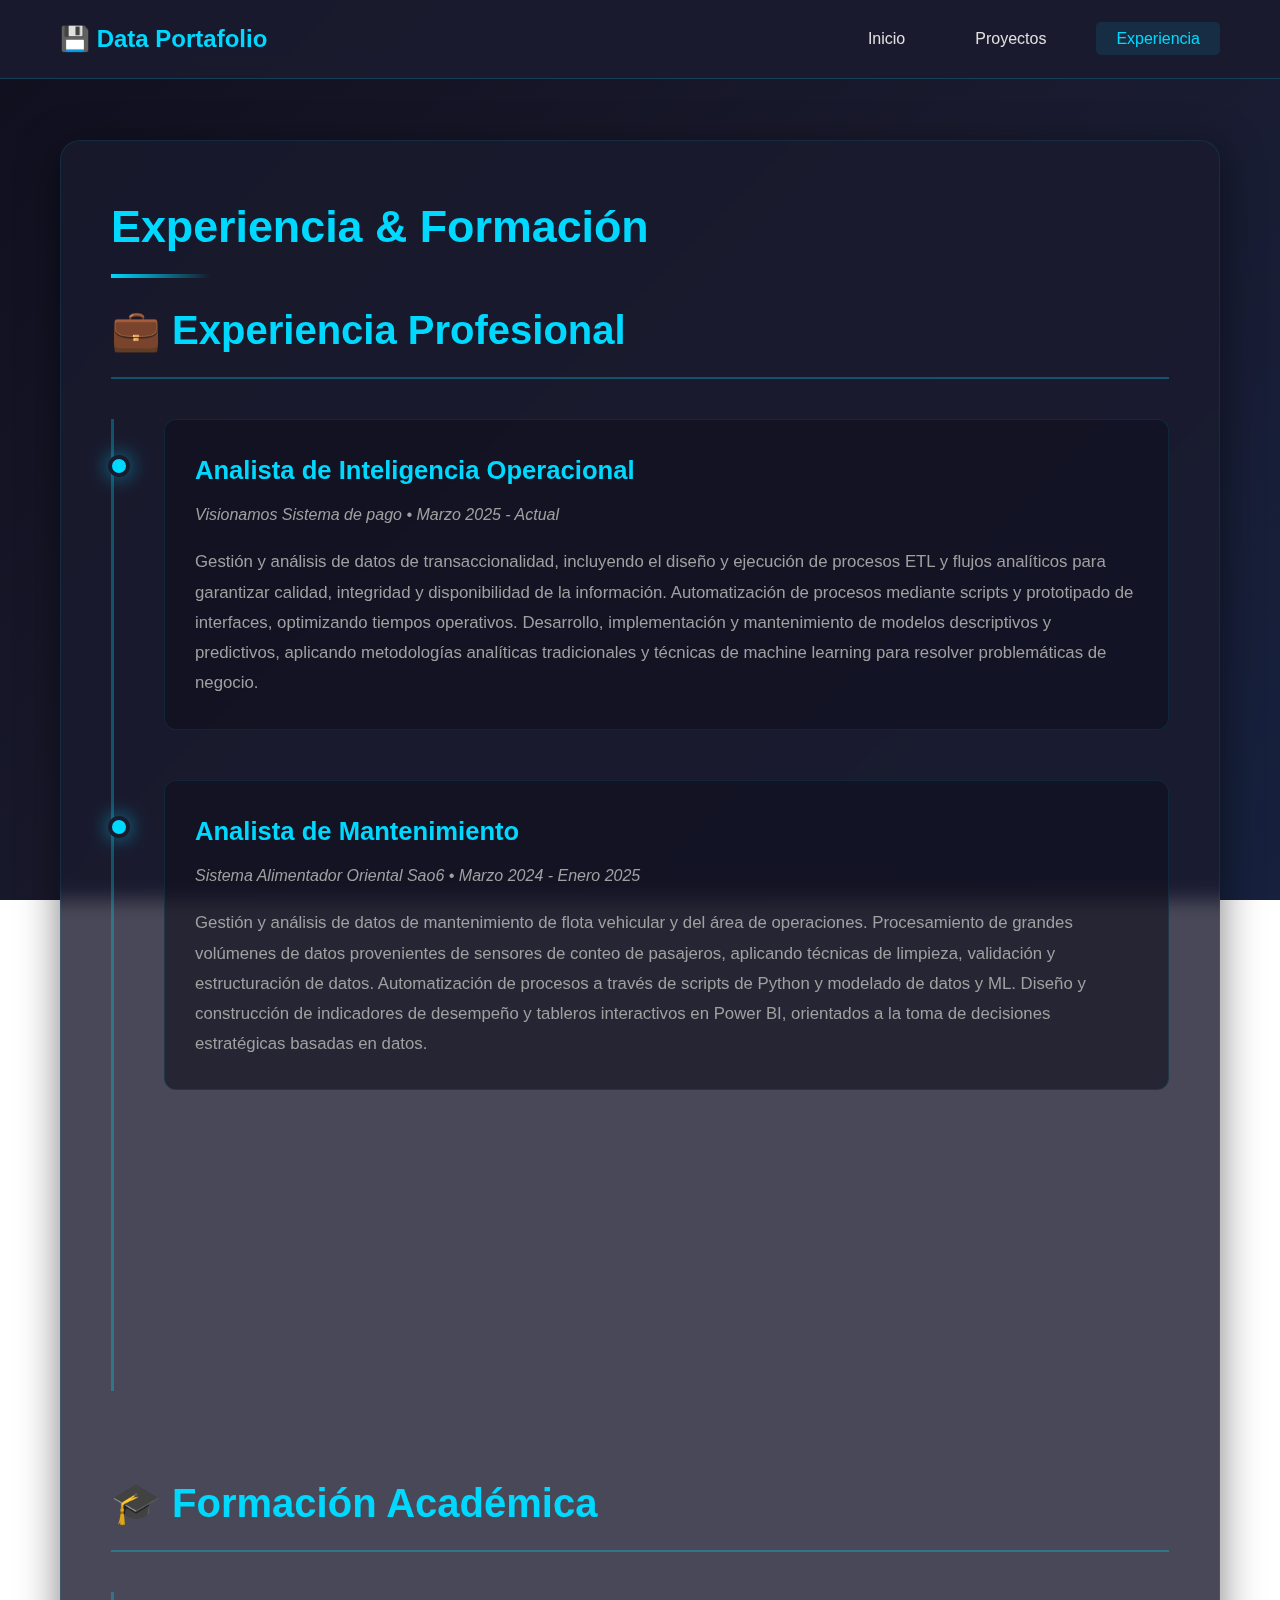
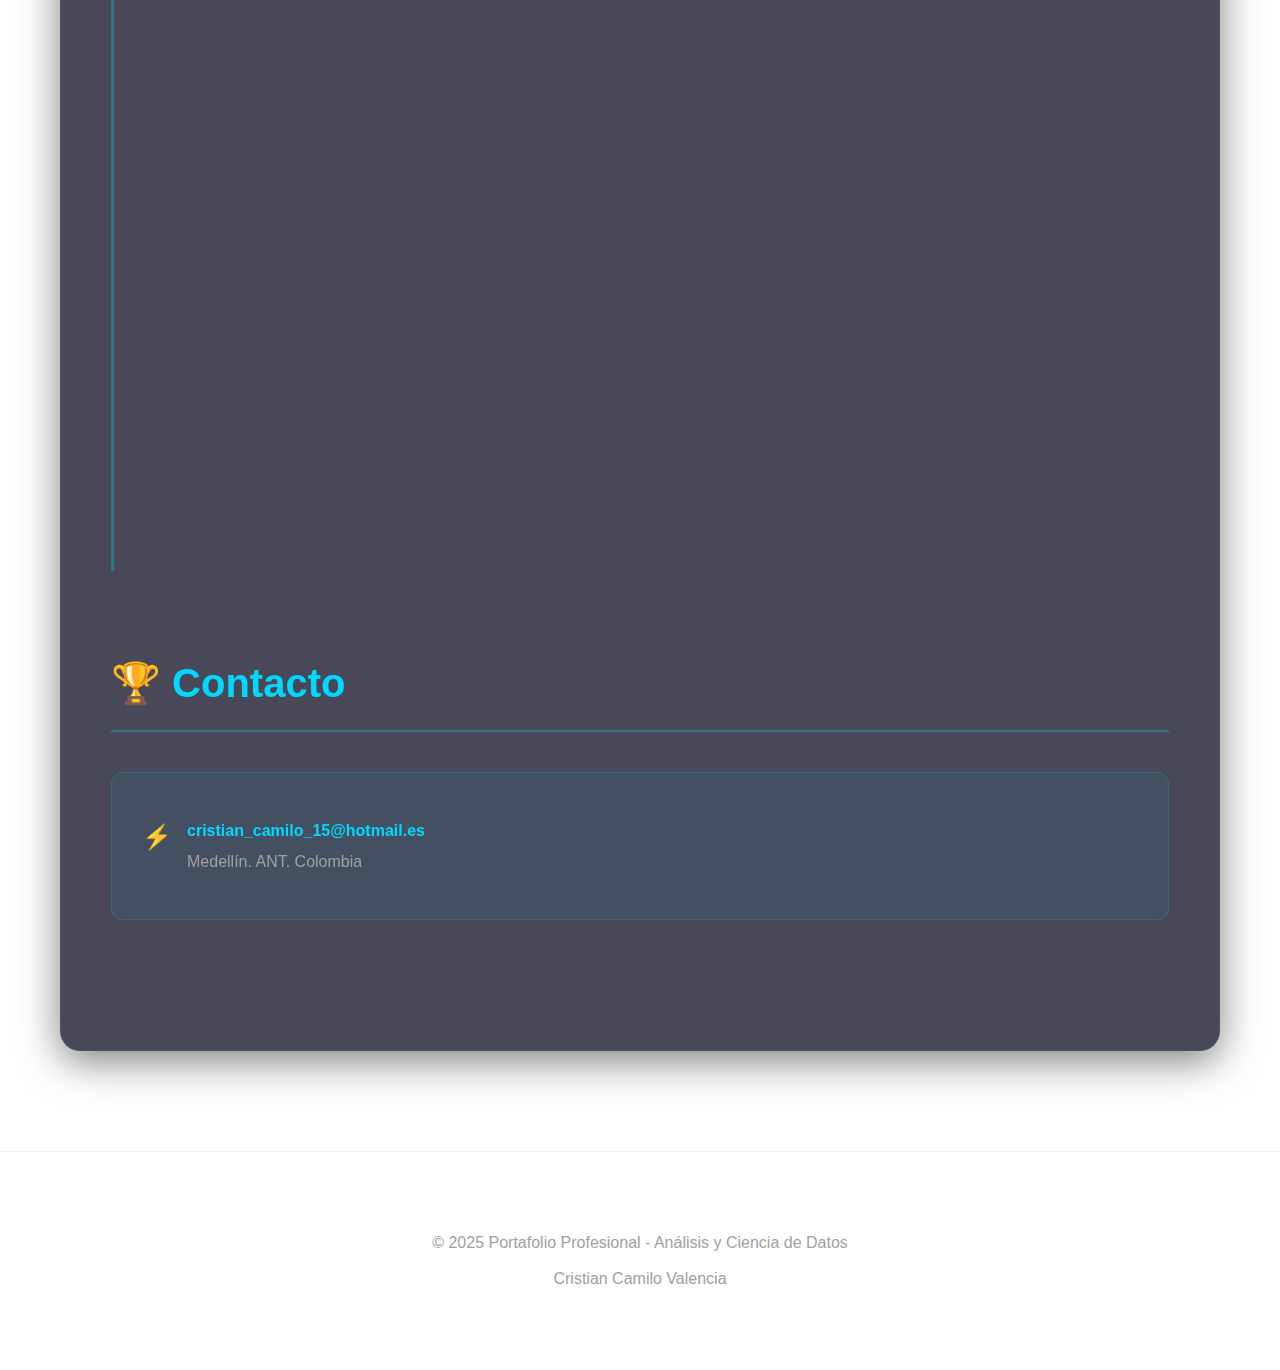
<file: experience.html>
<!DOCTYPE html>
<html lang="es">
<head>
    <meta charset="UTF-8">
    <meta name="viewport" content="width=device-width, initial-scale=1.0">
    <meta name="description" content="Experiencia profesional y formación académica en Análisis de Datos">
    <title>Experiencia - Portafolio Analista de Datos</title>
    <link rel="stylesheet" href="css/style.css">
</head>
<body>
    <!-- Navegación -->
    <nav>
        <div class="container">
            <div class="logo">💾 Data Portafolio</div>
            <ul>
                <li><a href="index.html">Inicio</a></li>
                <li><a href="projects.html">Proyectos</a></li>
                <li><a href="experience.html" class="active">Experiencia</a></li>
            </ul>
        </div>
    </nav>

    <!-- Contenido Principal -->
    <div class="container main-container">
        <div class="content-card">
            <h2 class="section-title">Experiencia & Formación</h2>
            
            <!-- Experiencia Profesional -->
            <div class="timeline-section">
                <h3 class="category-title">💼 Experiencia Profesional</h3>
                <div class="timeline">
                    <div class="timeline-item">
                        <h3>Analista de Inteligencia Operacional</h3>
                        <p class="date">Visionamos Sistema de pago • Marzo 2025 - Actual</p>
                        <p>
                            Gestión y análisis de datos de transaccionalidad, incluyendo el diseño y ejecución de 
                            procesos ETL y flujos analíticos para garantizar calidad, integridad y disponibilidad de 
                            la información. Automatización de procesos mediante scripts y prototipado de interfaces, optimizando
                            tiempos operativos. Desarrollo, implementación y mantenimiento de modelos descriptivos y predictivos, 
                            aplicando metodologías analíticas tradicionales y técnicas de machine learning para resolver 
                            problemáticas de negocio.
                        </p>
                    </div>

                    <div class="timeline-item">
                        <h3>Analista de Mantenimiento</h3>
                        <p class="date">Sistema Alimentador Oriental Sao6 • Marzo 2024 - Enero 2025</p>
                        <p>
                            Gestión y análisis de datos de mantenimiento de flota vehicular y del área de operaciones. 
                            Procesamiento de grandes volúmenes de datos provenientes de sensores de conteo de pasajeros, 
                            aplicando técnicas de limpieza, validación y estructuración de datos. Automatización de procesos
                            a través de scripts de Python y modelado de datos y ML. Diseño y construcción de 
                            indicadores de desempeño y tableros interactivos en Power BI, orientados a la toma de decisiones 
                            estratégicas basadas en datos.
                        </p>
                    </div>

                    <div class="timeline-item">
                        <h3>Oficial Operativo Senior</h3>
                        <p class="date">Banco Agrario • Agosto 2018 - Enero 2023</p>
                        <p>
                            Análisis y depuración de datos financieros del proceso de levantamiento de crédito, 
                            aplicando técnicas de exploración de datos para obtener insights operativos y de riesgo. 
                            Identificación de irregularidades en inversiones con recursos FINAGRO. Generación de reportes.
                        </p>
                    </div>
                </div>
            </div>

            <!-- Formación Académica -->
            <div class="timeline-section">
                <h3 class="category-title">🎓 Formación Académica</h3>
                <div class="timeline">
                    <div class="timeline-item">
                        <h3>Especialización en Big Data</h3>
                        <p class="date">Fundación universitaria Compensar • 2024</p>
                        <p>
                            
                        </p>
                    </div>

                    <div class="timeline-item">
                        <h3>Técnica en Procesamiento de Pruebas de Software</h3>
                        <p class="date">SENA • 2024</p>
                        <p>
                            <!-- Formación técnica en metodologías de testing, aseguramiento de calidad de software, automatización de pruebas 
                            y procesos de validación. Conocimientos aplicables al desarrollo de soluciones de software robustas y confiables. -->
                        </p>
                    </div>

                    <div class="timeline-item">
                        <h3>Zootecnia</h3>
                        <p class="date">Universidad de Antioquia • 2017</p>
                        <p>
                            
                        </p>
                    </div>
                </div>
            </div>

            <!-- Áreas de Expertise
            <div class="timeline-section">
                <h3 class="category-title">🌟 Áreas de Expertise</h3>
                <div class="skills-grid">
                    <div class="skill-card">
                        <h3>🔄 Automatización de Procesos</h3>
                        <p>Desarrollo de soluciones que han reducido cargas operativas hasta en 60%, eliminando tareas repetitivas 
                        y minimizando errores humanos mediante Python, Power Platform y herramientas de ETL.</p>
                    </div>
                    <div class="skill-card">
                        <h3>🤖 Modelos Predictivos</h3>
                        <p>Implementación de algoritmos de machine learning (Random Forest, Isolation Forest, K-Means) con precisión 
                        superior al 90% para clasificación, detección de anomalías y segmentación.</p>
                    </div>
                    <div class="skill-card">
                        <h3>📊 Business Intelligence</h3>
                        <p>Creación de dashboards ejecutivos y sistemas de visualización que transforman datos complejos en insights 
                        accionables para la toma de decisiones estratégicas.</p>
                    </div>
                    <div class="skill-card">
                        <h3>⚙️ Ecosistemas de Datos</h3>
                        <p>Diseño e implementación de arquitecturas data-driven completas desde la captura hasta la automatización, 
                        integrando múltiples plataformas (Power Platform, Python, SharePoint).</p>
                    </div>
                    <div class="skill-card">
                        <h3>🔍 Análisis Exploratorio</h3>
                        <p>Experto en limpieza, transformación y análisis de datos no estructurados mediante técnicas avanzadas 
                        como expresiones regulares y feature engineering.</p>
                    </div>
                    <div class="skill-card">
                        <h3>💡 Optimización Operacional</h3>
                        <p>Identificación y resolución de cuellos de botella en procesos empresariales mediante análisis de datos, 
                        generando mejoras cuantificables en eficiencia y costos.</p>
                    </div>
                </div>
            </div> -->

            <!-- Logros Destacados -->
            <div class="timeline-section">
                <h3 class="category-title">🏆 Contacto</h3>
                <div class="achievements-card">
                    <ul class="achievements-list">
                        <li>
                            <span class="achievement-icon">⚡</span>
                            <div>
                                <strong>cristian_camilo_15@hotmail.es</strong> 
                                <span> Medellín. ANT. Colombia </span>
                            </div>
                        </li>
                        
                    </ul>
                </div>
            </div>
        </div>
    </div>

    <!-- Footer -->
    <footer>
        <div class="container">
            <p>&copy; 2025 Portafolio Profesional - Análisis y Ciencia de Datos</p>
            <p style="margin-top: 10px;">Cristian Camilo Valencia</p>
        </div>
    </footer>

    <!-- Botón Scroll to Top -->
    <div class="scroll-top" onclick="scrollToTop()">↑</div>

    <script src="js/main.js"></script>
</body>
</html>
</file>
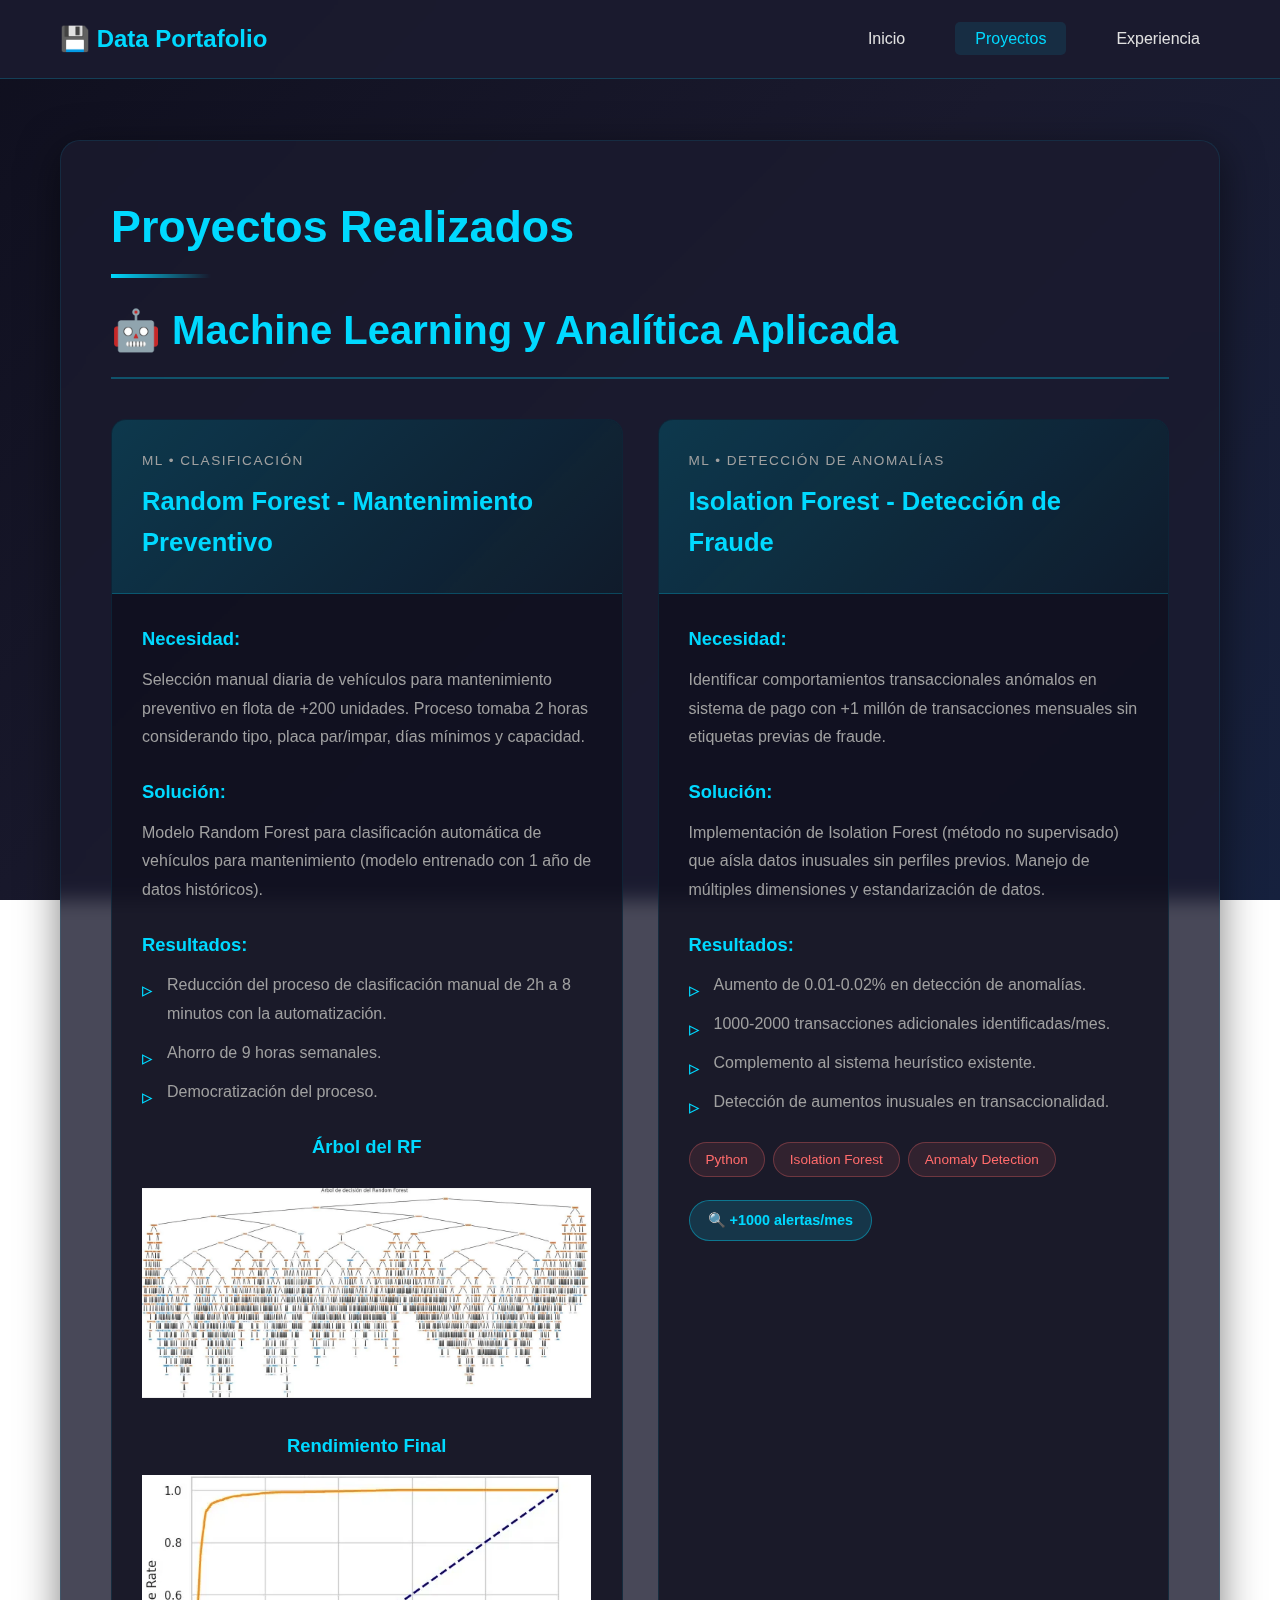
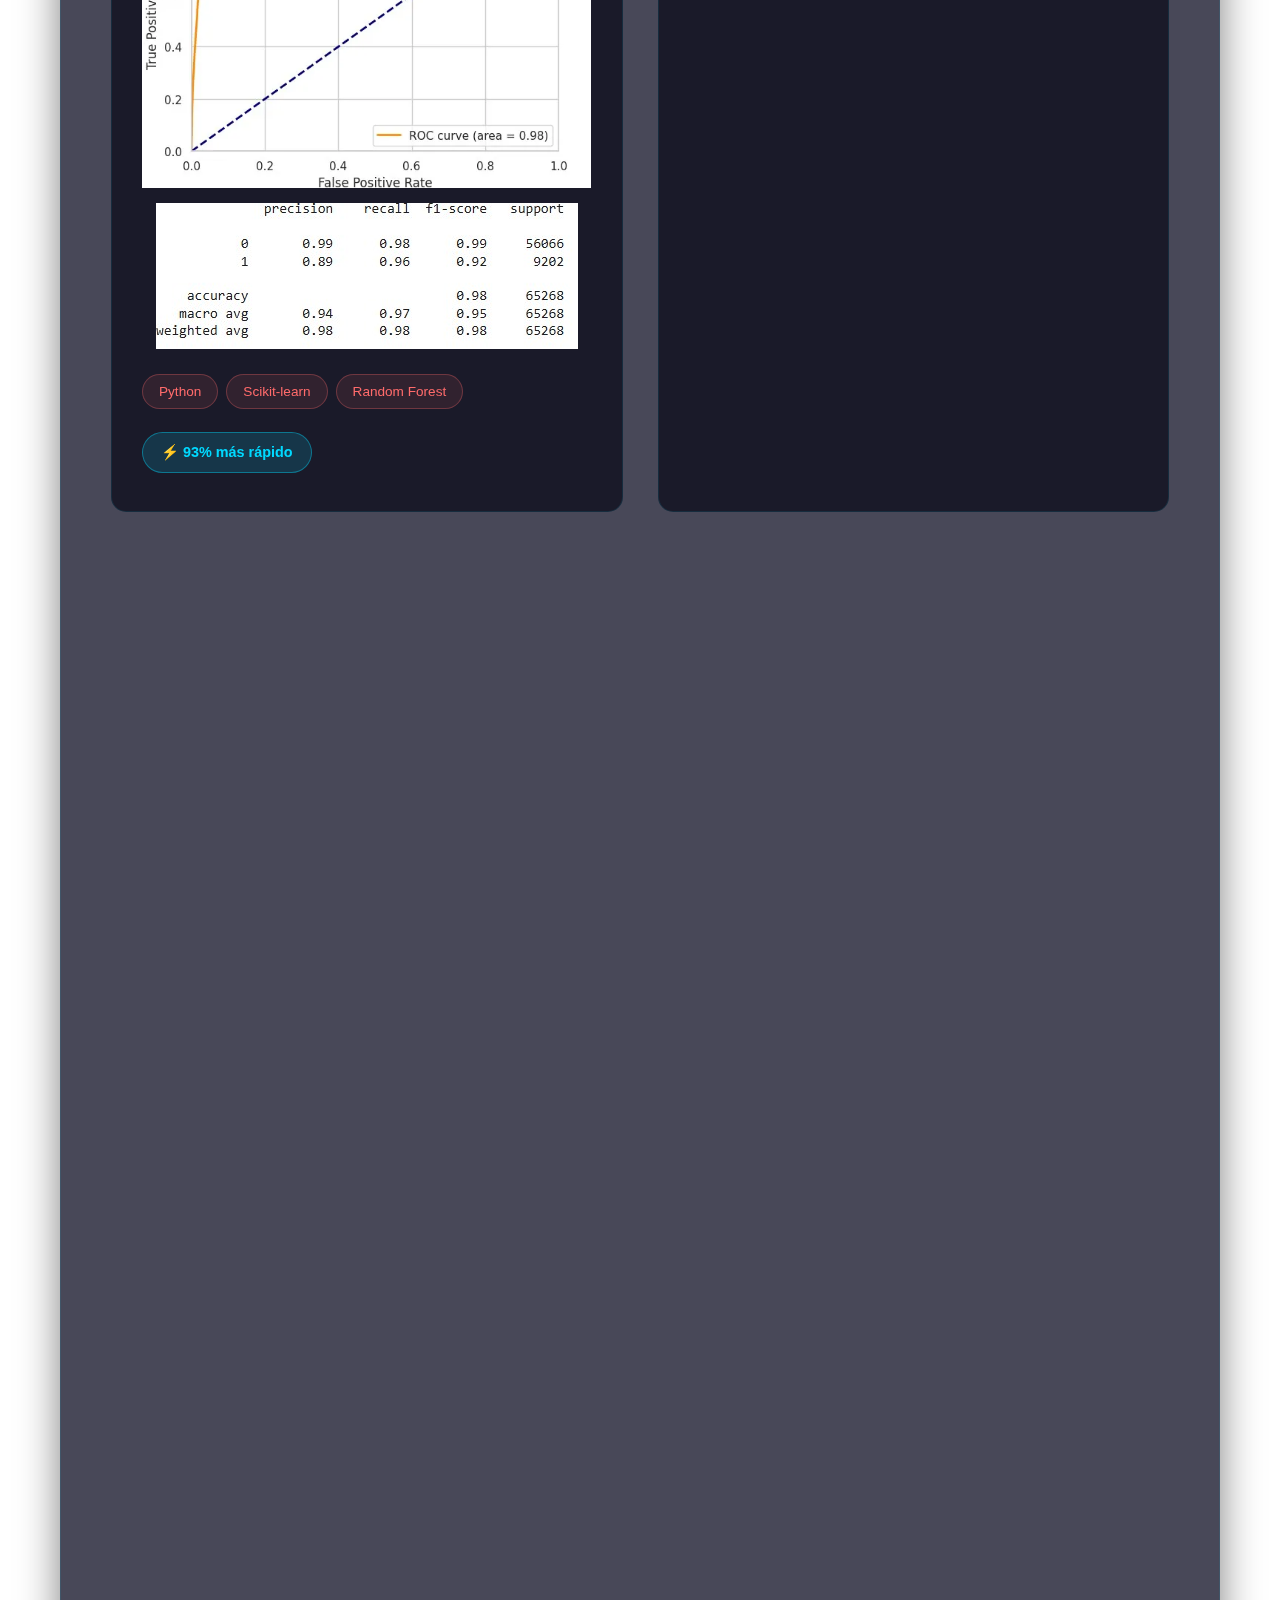
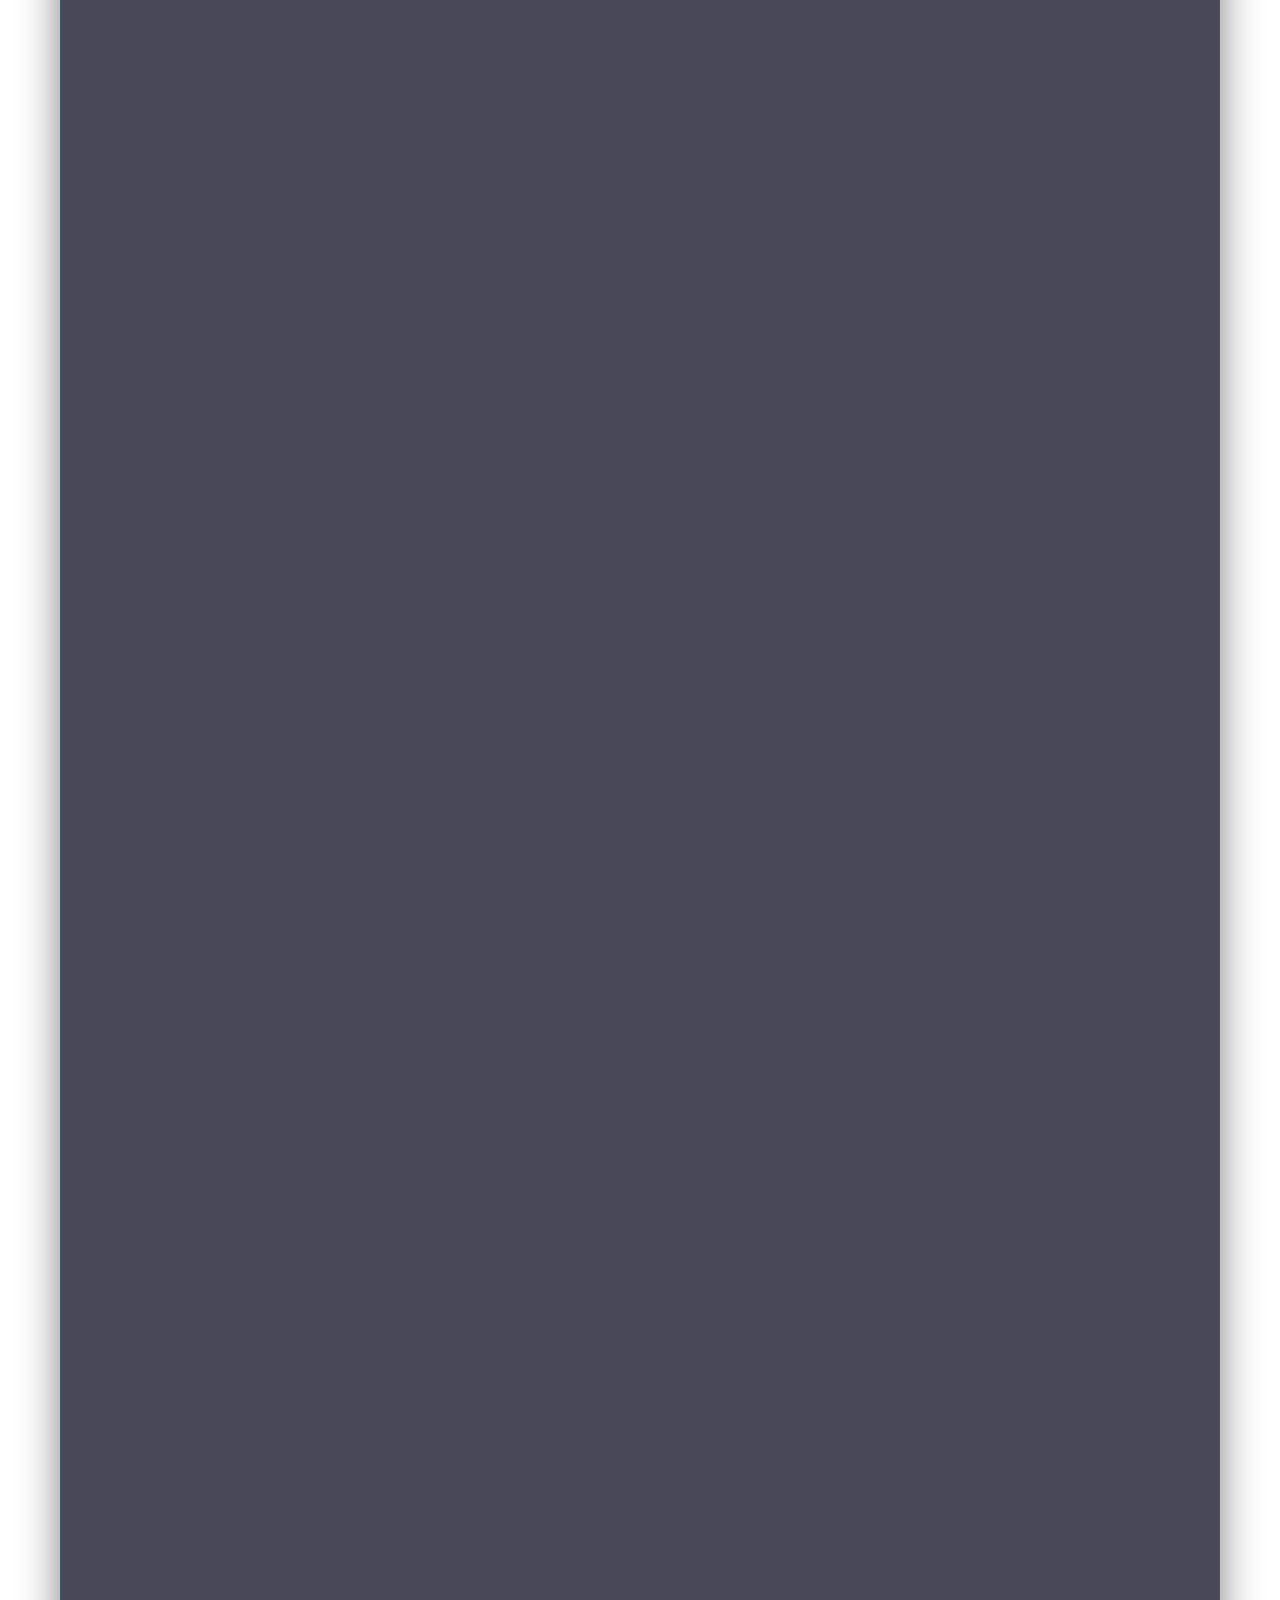
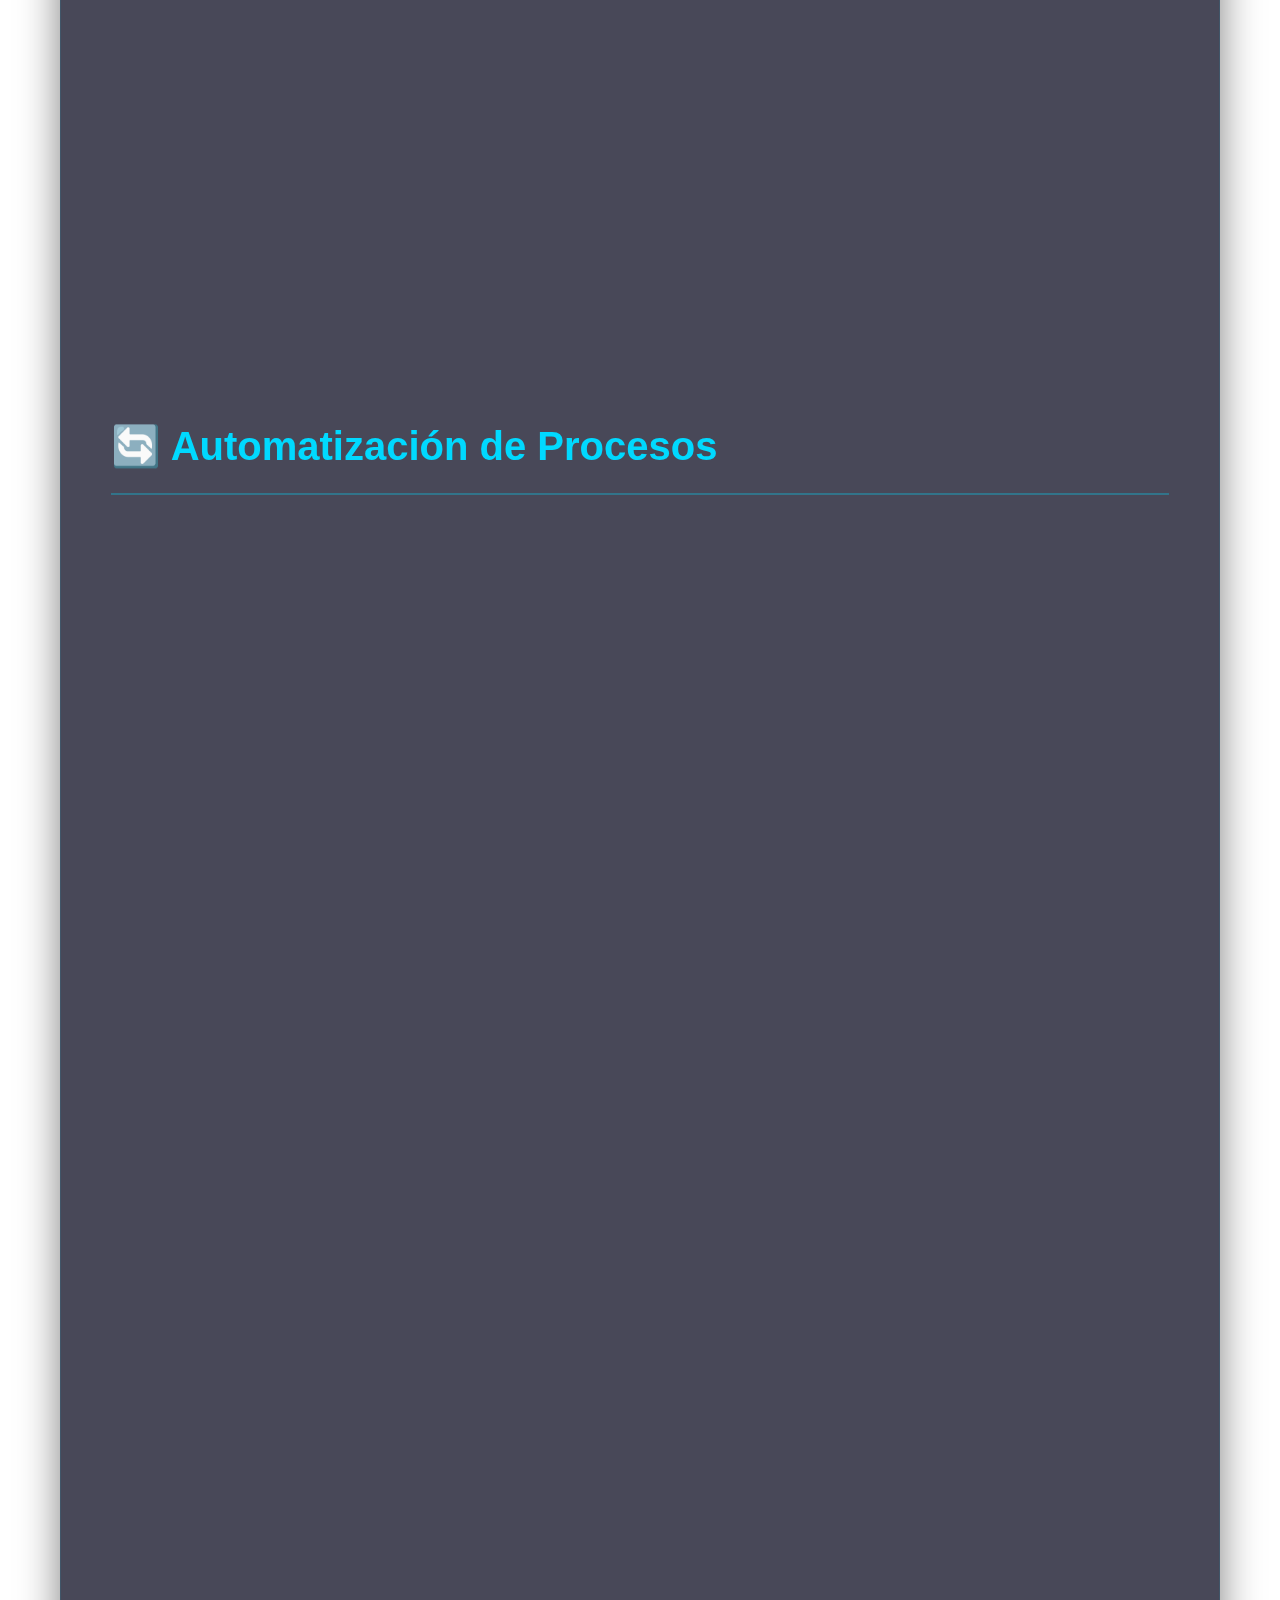
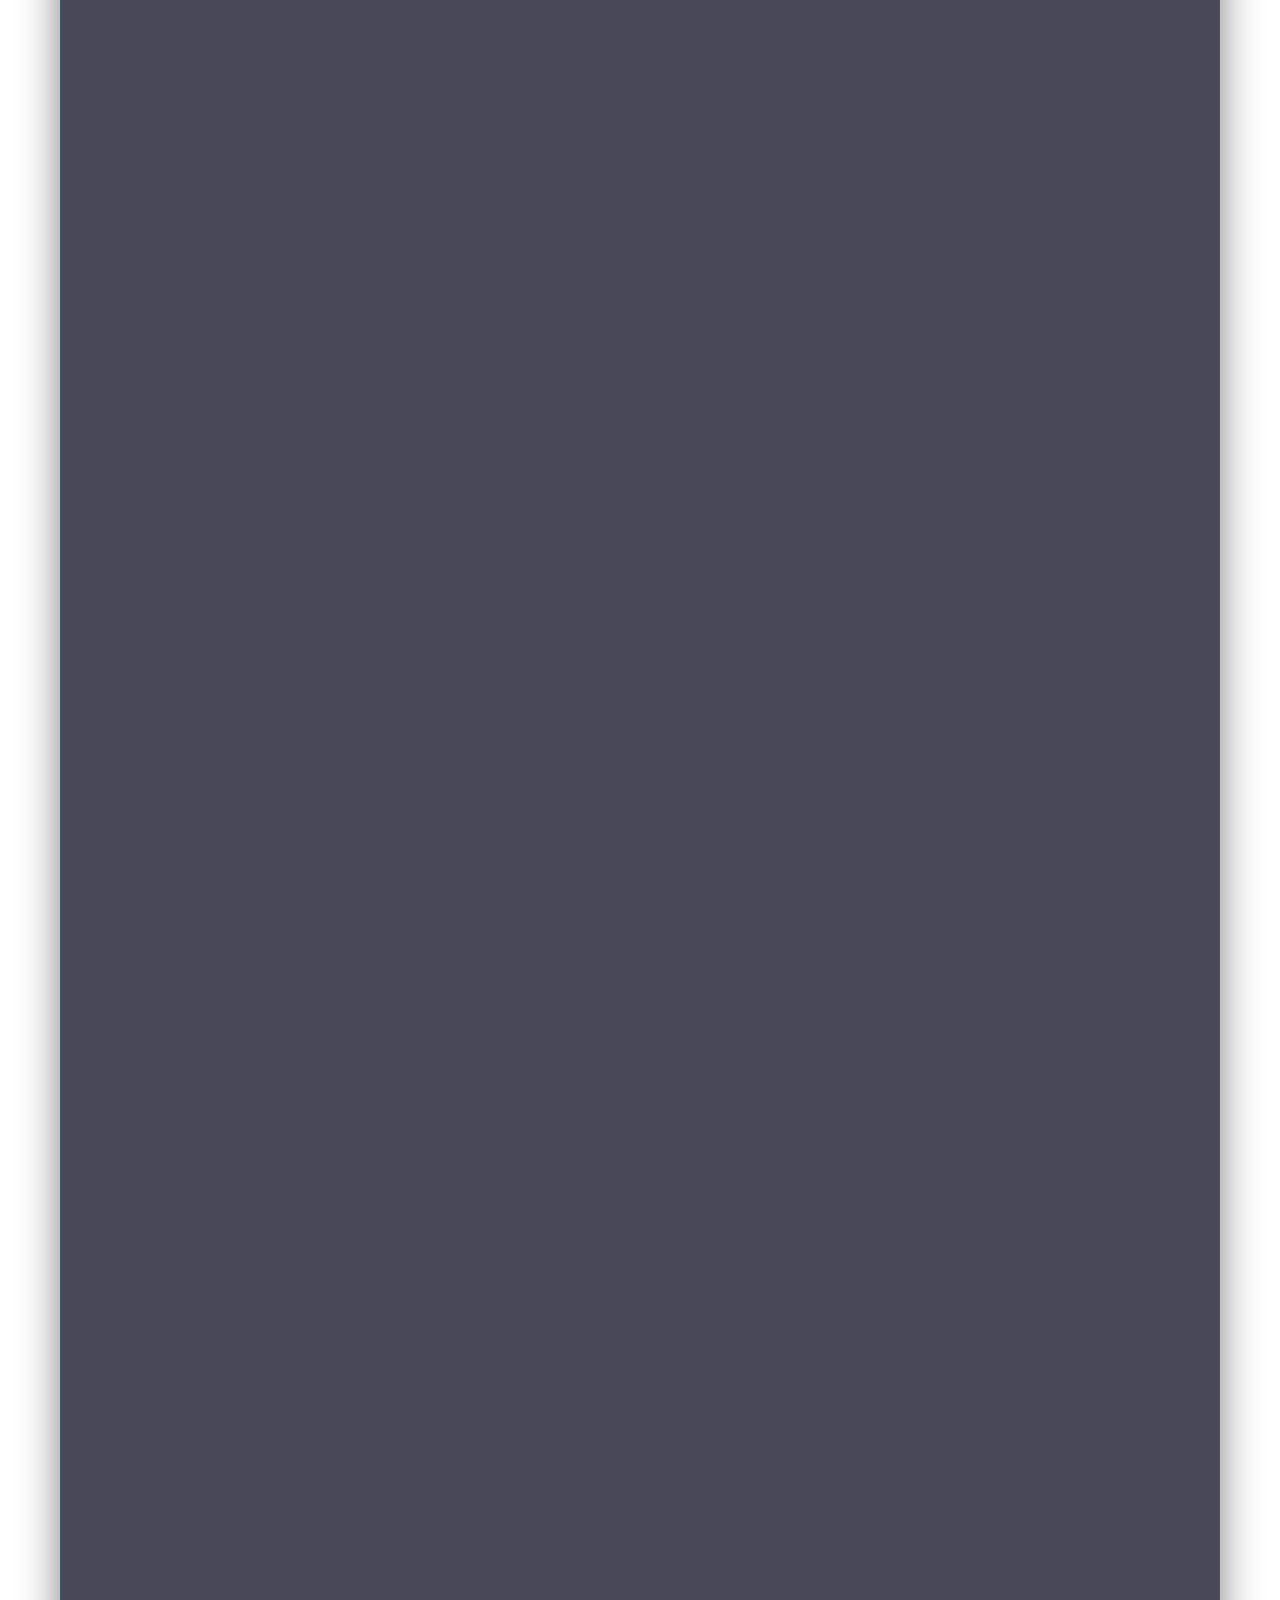
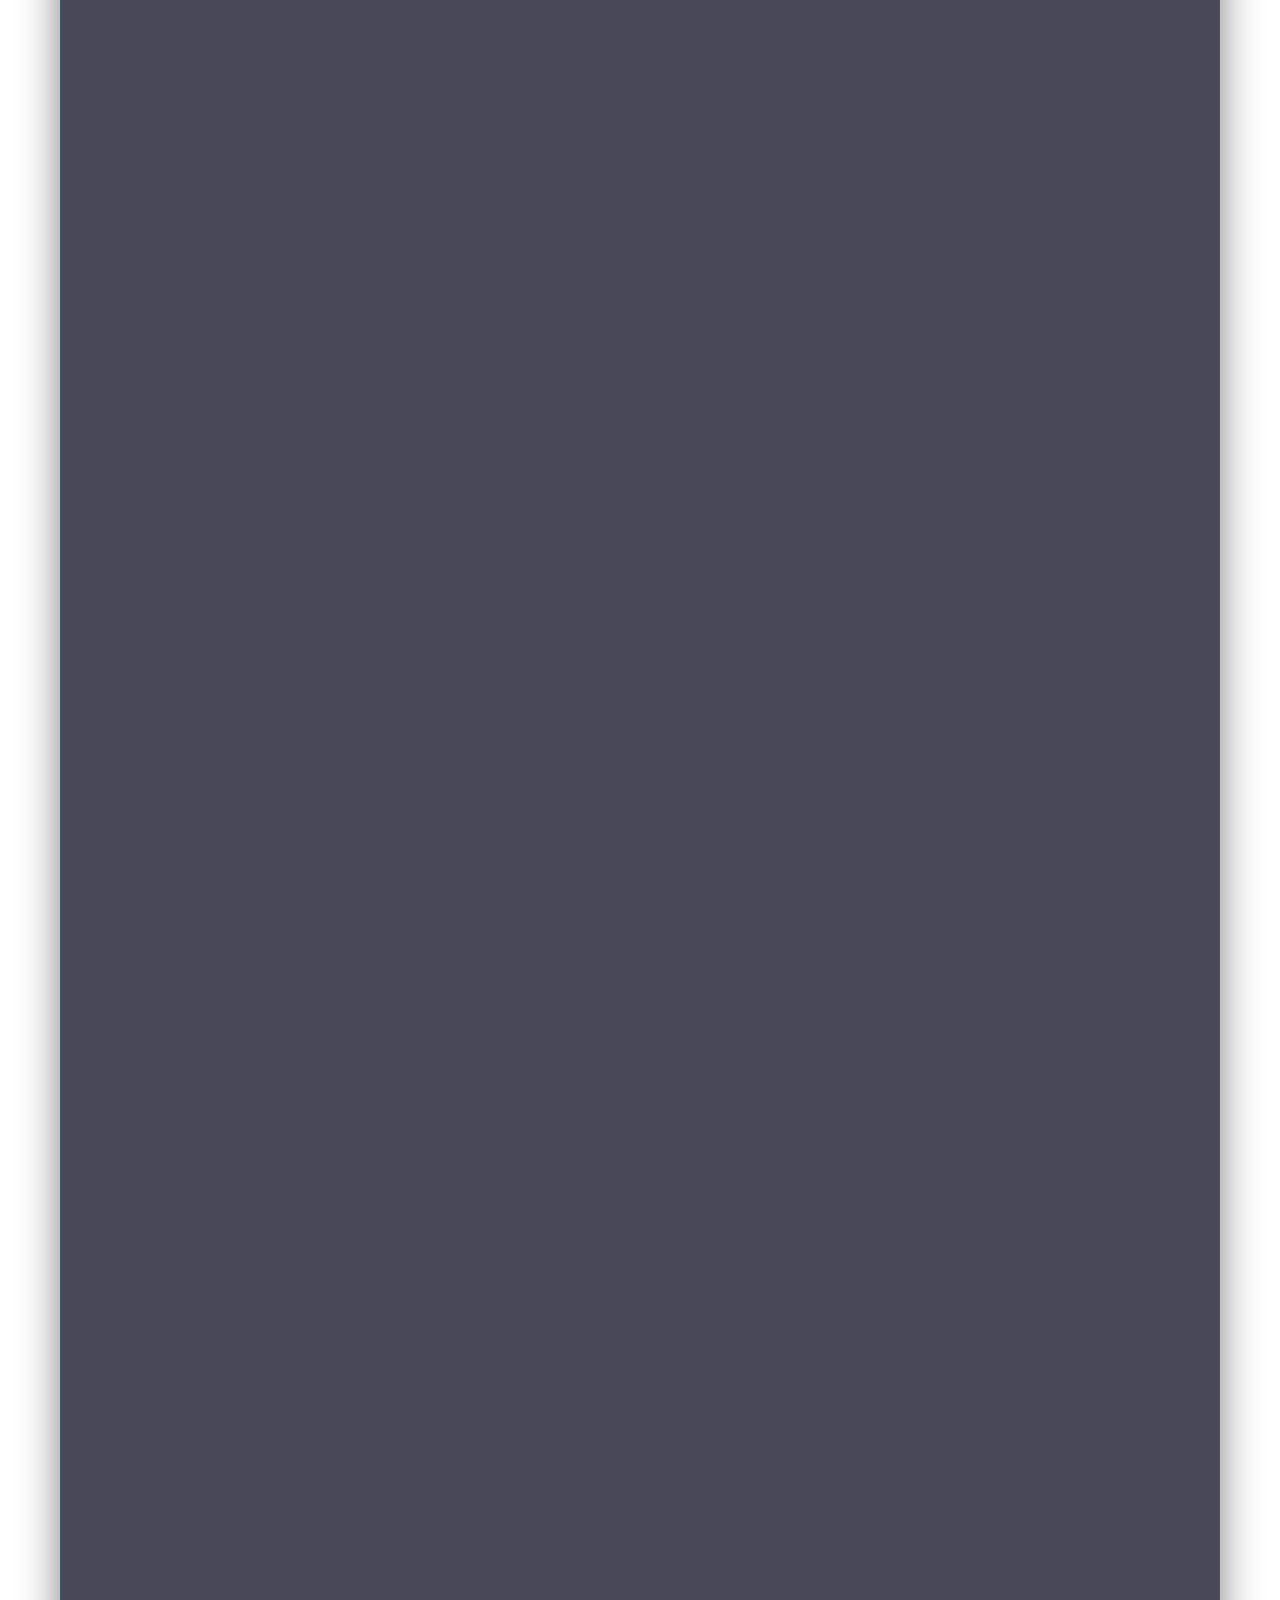
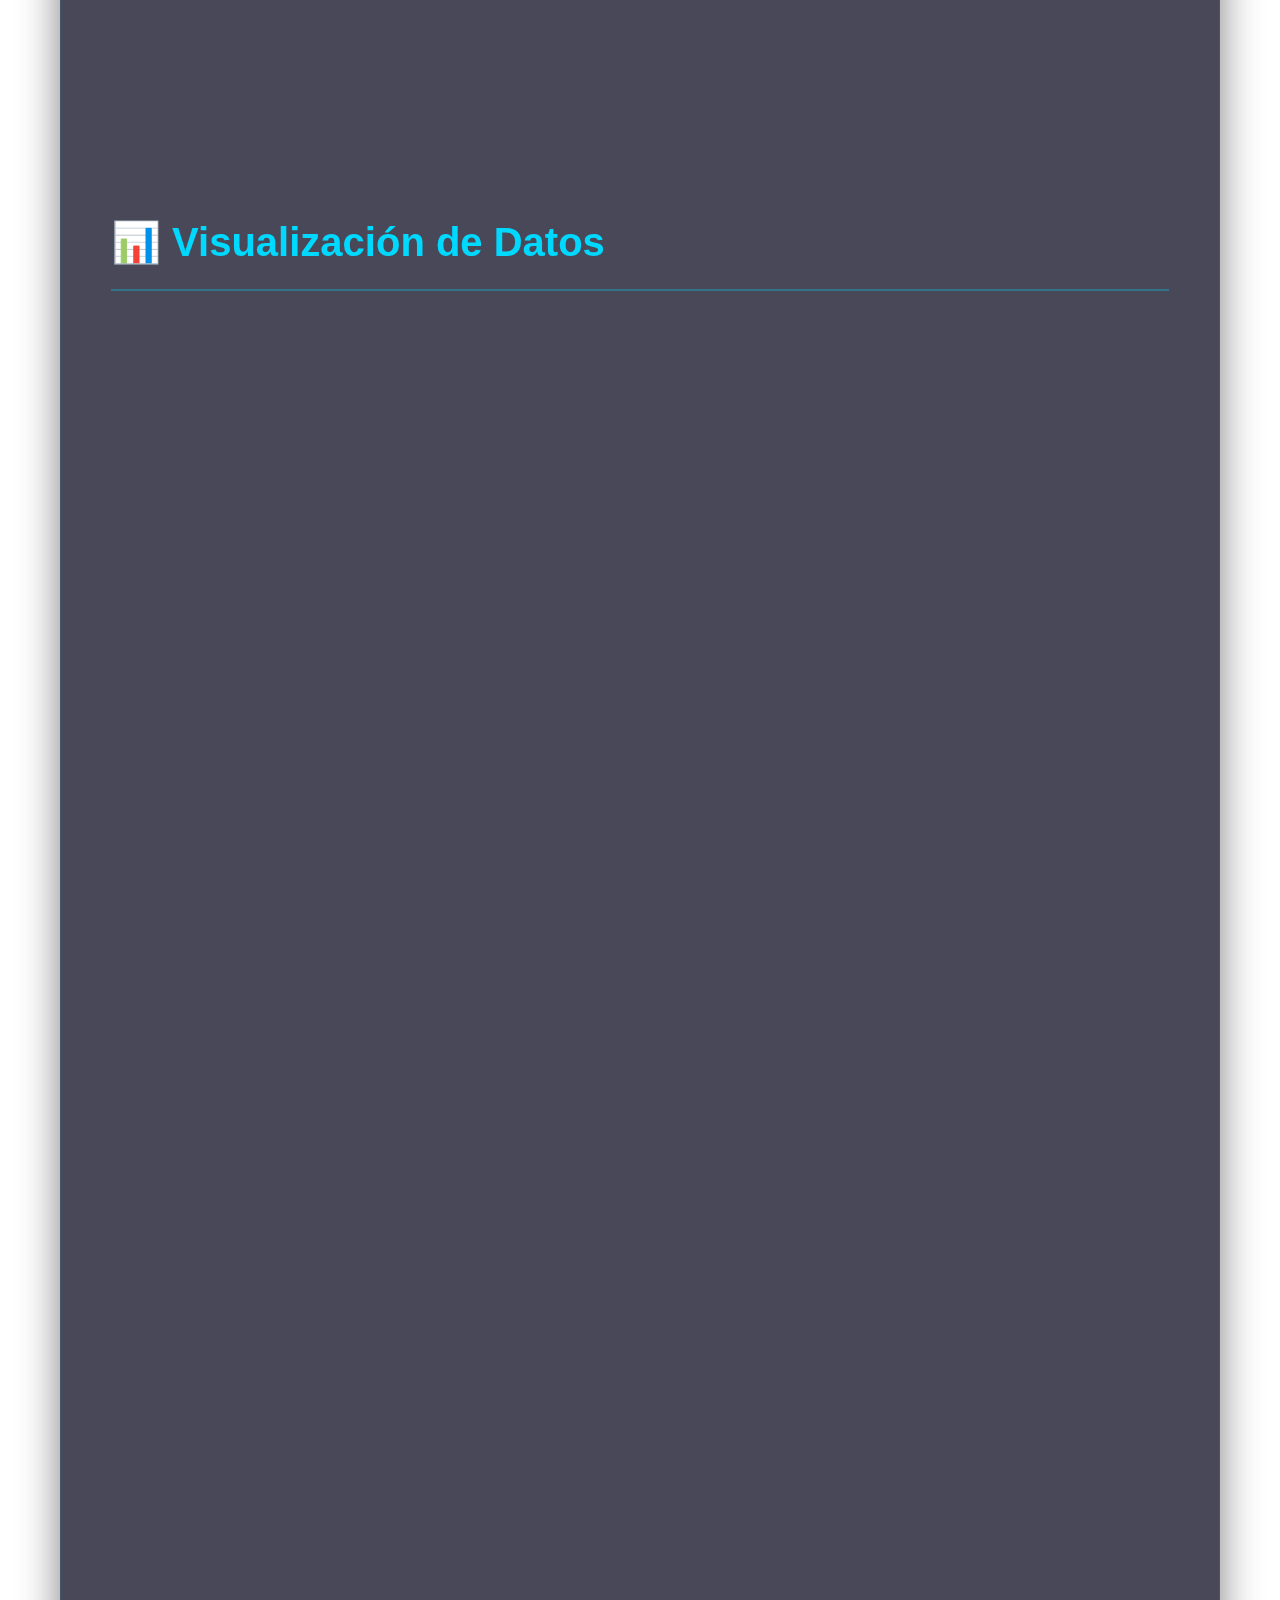
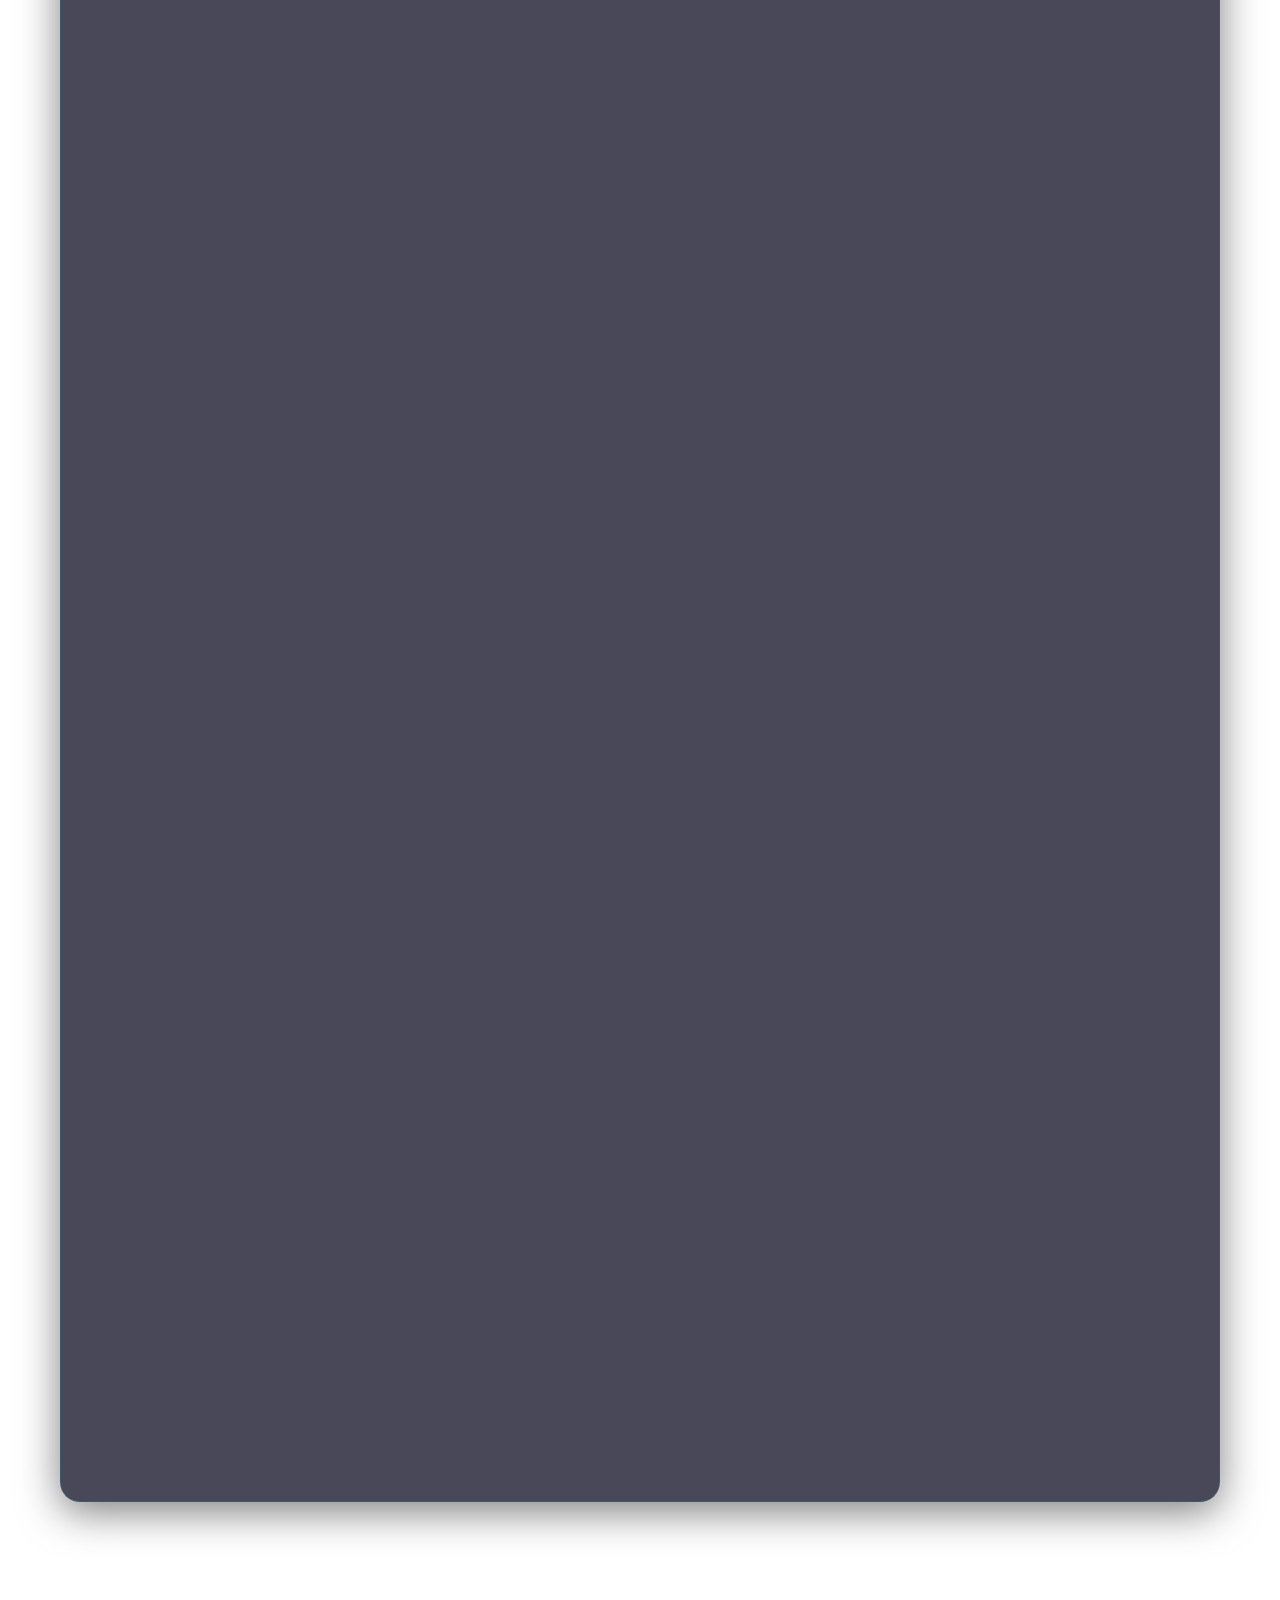
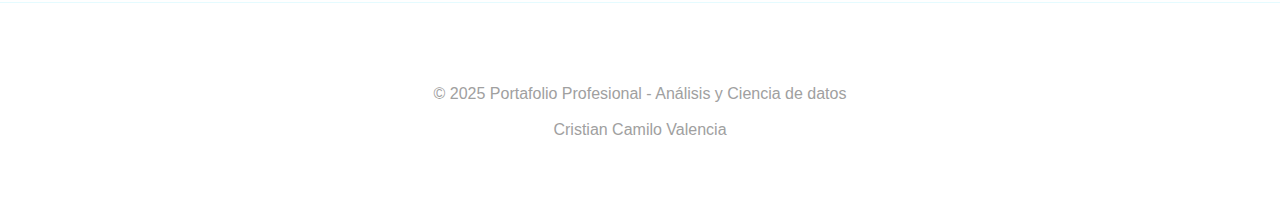
<file: projects.html>
<!DOCTYPE html>
<html lang="es">
<head>
    <meta charset="UTF-8">
    <meta name="viewport" content="width=device-width, initial-scale=1.0">
    <meta name="description" content="Proyectos de Automatización, Visualización y Machine Learning">
    <title>Proyectos - Portafolio Analista de Datos</title>
    <link rel="stylesheet" href="css/style.css">
</head>
<body>
    <!-- Navegación -->
    <nav>
        <div class="container">
            <div class="logo">💾 Data Portafolio</div>
            <ul>
                <li><a href="index.html">Inicio</a></li>
                <li><a href="projects.html" class="active">Proyectos</a></li>
                <li><a href="experience.html">Experiencia</a></li>
            </ul>
        </div>
    </nav>

    <!-- Contenido Principal -->
    <div class="container main-container">
        <div class="content-card">
            <h2 class="section-title">Proyectos Realizados</h2>




            <!-- Machine Learning -->
            <div class="category-section">
                <h3 class="category-title">🤖 Machine Learning y Analítica Aplicada</h3>
                <div class="projects-grid">
                    <!-- Proyecto 1 -->
                    <div class="project-card">
                        <div class="project-header">
                            <p class="project-category">ML • Clasificación</p>
                            <h3>Random Forest - Mantenimiento Preventivo</h3>
                        </div>
                        <div class="project-body">
                            <h4>Necesidad:</h4>
                            <p>Selección manual diaria de vehículos para mantenimiento preventivo en flota de +200 unidades. 
                                Proceso tomaba 2 horas considerando tipo, placa par/impar, días mínimos y capacidad.</p>
                            
                            <h4>Solución:</h4>
                            <p> Modelo Random Forest para clasificación automática de vehículos para mantenimiento (modelo entrenado con
                                1 año de datos históricos). </p>
                            
                            <h4>Resultados:</h4>
                            <ul>
                                
                                <li>Reducción del proceso de clasificación manual de 2h a 8 minutos con la automatización.</li>
                                <li>Ahorro de 9 horas semanales.</li>
                                <li>Democratización del proceso.</li>
                            </ul>


                            <h4 style="text-align: center;"">Árbol del RF</h4>
                            <img src="img/arbol de RF.JPG.png" alt="Datanoprocess" style="max-width:100%; height:auto; margin-top:15px;" />
                            
                            <h4 style="text-align: center;""> Rendimiento Final</h4>
                            <img src="img/rf5.jpg.png" alt="RF" style="max-width:100%; height:auto; margin-top:15px; display: block; margin-left: auto; margin-right: auto;" />
                            <img src="img/rf6.jpg" alt="RF2" style="max-width:100%; height:auto; margin-top:15px; display: block; margin-left: auto; margin-right: auto;" />
                            
                            <div class="project-tags">
                                <span class="tag">Python</span>
                                <span class="tag">Scikit-learn</span>
                                <span class="tag">Random Forest</span>
                            </div>
                            
                            
                            <span class="metric">⚡ 93% más rápido</span>
                        </div>
                    </div>

                    <!-- Proyecto 2 -->
                    <div class="project-card">
                        <div class="project-header">
                            <p class="project-category">ML • Detección de Anomalías</p>
                            <h3>Isolation Forest - Detección de Fraude</h3>
                        </div>
                        <div class="project-body">
                            <h4>Necesidad:</h4>
                            <p>Identificar comportamientos transaccionales anómalos en sistema de pago con +1 millón de transacciones mensuales sin etiquetas previas de fraude.</p>
                            
                            <h4>Solución:</h4>
                            <p>Implementación de Isolation Forest (método no supervisado) que aísla datos inusuales sin perfiles previos. Manejo de múltiples dimensiones y estandarización de datos.</p>
                            
                            <h4>Resultados:</h4>
                            <ul>
                                <li>Aumento de 0.01-0.02% en detección de anomalías.</li>
                                <li>1000-2000 transacciones adicionales identificadas/mes.</li>
                                <li>Complemento al sistema heurístico existente.</li>
                                <li>Detección de aumentos inusuales en transaccionalidad.</li>
                            </ul>
                            
                            <div class="project-tags">
                                <span class="tag">Python</span>
                                <span class="tag">Isolation Forest</span>
                                <span class="tag">Anomaly Detection</span>
                            </div>
                            
                            <span class="metric">🔍 +1000 alertas/mes</span>
                        </div>
                    </div>

                    <!-- Proyecto 3 -->
                    <div class="project-card">
                        <div class="project-header">
                            <p class="project-category">ML • Clustering</p>
                            <h3>K-Means - Segmentación de Clientes</h3>
                        </div>
                        <div class="project-body">
                            <h4>Necesidad:</h4>
                            <p>Empresa financiera requería clasificar clientes según flujo de transaccionalidad y montos para encontrar 
                                oportunidades comerciales y mejorar servicios.</p>
                            
                            <h4>Solución:</h4>
                            <p>Clasificación mediante K-Means por transaccionalidad mensual y acumulada semestral. Monitoreo continuo del 
                                comportamiento de clientes.</p>
                            
                            <h4>Resultados:</h4>
                            <ul>
                                <li>Identificación de 4 grupos: Muy alta, alta, mediana y baja transaccionalidad.</li>
                                <li>Monitoreo mensual y semestral.</li>
                                <li>Ajustes comerciales basados en datos.</li>
                                <li>Mejora en estrategias de fidelización.</li>
                            </ul>

                            <img src="img/clusters.png" alt="clusters" style="max-width:100%; height:auto; margin-top:15px; display: block; margin-left: auto; margin-right: auto;" />


                            
                            <div class="project-tags">
                                <span class="tag">Python</span>
                                <span class="tag">K-Means</span>
                                <span class="tag">Clustering</span>
                                <span class="tag">Segmentación</span>
                            </div>
                            
                            <span class="metric">👥 Clientes Segmentados</span>
                        </div>
                    </div>

                    <!-- Proyecto 4 -->
                    <div class="project-card">
                        <div class="project-header">
                            <p class="project-category">ML • Analísis de Sentimientos con IA</p>
                            <h3>Modelo Preentrenado - Sentiment Analysis</h3>
                        </div>
                        <div class="project-body">
                            <h4>Necesidad:</h4>
                            <p> Se requería optimizar y agilizar la clasificación de comentarios de nueva app lanzada al mercado
                                para realizar análisis de acogida.</p>
                            
                            <h4>Solución:</h4>
                            <p>Se implementa un sistema de análisis de sentimientos, utilizando un modelo de lenguaje preentrenado
                                basado en Transformers (Hugging Face) multilenguaje. Se disponibiliza en una interfaz construida en Streamlit
                                para clasificación de mensajes individuales y un Script para la clasificación masiva de mensajes.</p>
                            
                            <h4>Resultados:</h4>
                            <ul>
                                <li>Clasificación automática de mensajes.</li>
                                <li>Identificación optimizada de oportunidades de mejora.</li>
                                <li>Feeedback estructurado que ayuda a tomar decisiones.</li>
                                <li>Ahorro significativo en la tarea de análisis de comentarios.</li>
                            </ul>

                            <h4 style="text-align: center;"">Interfaz Streamlit</h4>
                            <img src="img/sentimental.png" alt="sentimental interfaz" style="max-width:100%; height:auto; margin-top:15px; display: block; margin-left: auto; margin-right: auto;" />
                             <h4 style="text-align: center;"">Ejemplo clasificación múltiple</h4>
                            <img src="img/sentimental_masiv.png" alt="processedData" style="max-width:100%; height:auto; margin-top:15px; display: block; margin-left: auto; margin-right: auto;" />
                            
                            <div class="project-tags">
                                <span class="tag">Python</span>
                                <span class="tag">Transformers</span>
                                <span class="tag">Sentiment Analysis</span>
                                <span class="tag"></span>
                            </div>
                            
                            <span class="metric">☑️ Baja operatividad</span>
                        </div>
                    </div>

                     <!-- Proyecto 5 -->
                    <div class="project-card">
                        <div class="project-header">
                            <p class="project-category">Series de Tiempo (Prophet - SARIMA)</p>
                            <h3>Monitoreo de Errores Transaccionales con Series de Tiempo</h3>
                        </div>
                        <div class="project-body">
                            <h4>Necesidad:</h4>
                            <p> En el área de servicio al cliente y TI de varias entidades financieras necesitaba anticiparse a los errores transaccionales 
                                para disponer recursos en los momentos de picos y garantizar un servicio más rápido y eficiente.</p>
                            
                            <h4>Solución:</h4>
                            <p>Utilizar series de tiempo históricas para realizar  predicciones diarias de errores mediante los modelos Prophet y SARIMA, 
                                aprovechando data de errores anteriores.</p>
                            
                            <h4>Resultados:</h4>
                            <ul>
                                <li>Predicción de los errores promedio días antes de materializarse. Hasta 30 días, estabilizado en 7 días para mayor confianza.</li>
                                <li>Metodología de choque implementada: se prepara personal adicional en la mesa de ayuda en los días de predicción de altos errores.</li>
                                
                            </ul>

                            <h4 style="text-align: center;"">Dashboard para visualizar errores pasados y futuros (predicción 7 días)</h4>
                            <img src="img/serie de tiempo1.png" alt="st" style="max-width:100%; height:auto; margin-top:15px; display: block; margin-left: auto; margin-right: auto;" />
                             <h4 style="text-align: center;"">Comparación de predicciones con datos reales</h4>
                            <img src="img/serie de tiempo 2.png" alt="Comparación predicciones vs datos reales" style="max-width:100%; height:auto; margin-top:15px; display: block; margin-left: auto; margin-right: auto;" />
                            
                            <div class="project-tags">
                                <span class="tag">Python</span>
                                <span class="tag">Prophet</span>
                                <span class="tag">statsmodels</span>
                                <span class="tag">Dash</span>
                            </div>
                            
                            <span class="metric">☑️ Predicción de errores</span>
                        </div>
                    </div>

                    
                </div>
            </div>







            
            
            <!-- Automatización de Procesos -->
            <div class="category-section">
                <h3 class="category-title">🔄 Automatización de Procesos</h3>
                <div class="projects-grid">
                    <!-- Proyecto 1 -->
                    <div class="project-card">
                        <div class="project-header">
                            <p class="project-category">Automatización • Transporte Masivo</p>
                            <h3>Extracción de Incidencias con RegEx</h3>
                        </div>
                        <div class="project-body">
                            <h4>Necesidad:</h4>
                            <p>En el centro de mando operacional de una empresa de transporte, las fallas de cómputo que 
                                sacan de servicio a los vehículos se registran en archivos Excel, donde las incidencias y 
                                vehículos afectados están en una misma celda. Este proceso manual de extracción mensual 
                                tomaba alrededor de 8 horas.</p>
                            
                            <h4>Solución:</h4>
                            <p>Usando expresiones regulares en Python, se automatizó la extracción de cada vehículo con su 
                                incidencia, reduciendo el tiempo a minutos y eliminando errores manuales.</p>
                            
                            <h4>Resultados:</h4>
                            <ul>
                                <li>Reducción de tiempo de 8 horas a una media de 5 minutos.</li>
                                <li>Eliminación de errores de transcripción manual.</li>
                            </ul>
                            <h4 style="text-align: center;"">Ejemplo data sin procesar</h4>
                            <img src="img/re2.jpg" alt="Datanoprocess" style="max-width:100%; height:auto; margin-top:15px;" />
                            
                            <h4 style="text-align: center;"">Ejemplo data procesada</h4>
                            <img src="img/re_ok.png" alt="processedData" style="max-width:100%; height:auto; margin-top:15px; display: block; margin-left: auto; margin-right: auto;" />



                            <div class="project-tags">
                                <span class="tag">Python</span>
                                <span class="tag">RegEx</span>
                                <span class="tag">Excel</span>
                            </div>
                            
                            <span class="metric">⚡ 99% más eficiente</span>
                        </div>
                    </div>

                    <!-- Proyecto 2 -->
                    <div class="project-card">
                        <div class="project-header">
                            <p class="project-category">Automatización • Facturación</p>
                            <h3>Sistema de Facturación PyQt5</h3>
                        </div>
                        <div class="project-body">
                            <h4>Necesidad:</h4>
                            <p>Múltiples procesos de facturación manuales para diferentes servicios de software generaban alta carga operativa.</p>
                            
                            <h4>Solución:</h4>
                            <p>Creación de interfaz gráfica con PyQt5 para automatización de 5 procesos de facturación, con carga de archivos Excel/CSV y procesamiento automatizado.</p>
                            
                            <h4>Resultados:</h4>
                            <ul>
                                <li>Reducción de 5 días a 2 días de trabajo.</li>
                                <li>60% menos carga operativa.</li>
                                <li>Disminución de errores humanos.</li>
                                <li>Interfaz intuitiva sin código expuesto.</li>
                            </ul>


                            <h4 style="text-align: center;"">Home interfaz</h4>
                            <img src="img/home_asistenteF.jpg" alt="Datanoprocess" style="max-width:100%; height:auto; margin-top:15px;" />
                            
                            <h4 style="text-align: center;"">Módulo de facturación</h4>
                            <img src="img/modulo_asistenteF.png" alt="processedData" style="max-width:100%; height:auto; margin-top:15px; display: block; margin-left: auto; margin-right: auto;" />


                            
                            <div class="project-tags">
                                <span class="tag">Python</span>
                                <span class="tag">PyQt5</span>
                                <span class="tag">Pandas</span>
                            </div>
                            
                            <span class="metric">📉 60% de reducción operativa</span>
                        </div>
                    </div>

                    <!-- Proyecto 3 -->
                    <div class="project-card">
                        <div class="project-header">
                            <p class="project-category">Automatización • end to end</p>
                            <h3>Sistema Integral Generación de Notas Crédito</h3>
                        </div>
                        <div class="project-body">
                            <h4>Necesidad:</h4>
                            <p>Tarea manual de generación de notas crédito por concepto de devoluciones por facturación, donde
                                no se contaba con traza de la información y se incurría en errores manuales.</p>
                            
                            <h4>Solución:</h4>
                            <p> Se desarrolla un módulo en interfaz de power apps, para ingreso de data, una lista de Sharepoint
                                para almacenamiento de data y un módulo en PyQT5 para creación automática de notas crédito con la 
                                data de la lista.
                            </p>
                            
                            <h4>Resultados:</h4>
                            <ul>
                                <li>Disminución operativa.</li>
                                <li>Fuente de datos confiable.</li>
                                <li>Solución democratizada sin exposición de código.</li>
                                
                            </ul>


                            <h4 style="text-align: center;"">Módulo Notas Crédito Power Apps</h4>
                            <img src="img/notas_inter.png" alt="Datanoprocess" style="max-width:100%; height:auto; margin-top:15px;" />
                            
                            <h4 style="text-align: center;""> List de Sharepoint para almacenamiento</h4>
                            <img src="img/lista_notasC.png" alt="processedData" style="max-width:100%; height:auto; margin-top:15px; display: block; margin-left: auto; margin-right: auto;" />

                            <h4 style="text-align: center;"">Módulo para Generación Automática</h4>
                            <img src="img/modulo_notasC.png" alt="Datanoprocess" style="max-width:100%; height:auto; margin-top:15px;" />

                            
                            <div class="project-tags">
                                <span class="tag">Power Apps</span>
                                <span class="tag">Lists Sharepoint</span>
                                <span class="tag">Python</span>
                            </div>
                            
                            <span class="metric">✅ Estandarización</span>
                        </div>
                    </div>

                    <!-- Proyecto 4 -->
                    <div class="project-card">
                        <div class="project-header">
                            <p class="project-category">Automatización • Power Platform</p>
                            <h3>Sistema Integral Data-Driven</h3>
                        </div>
                        <div class="project-body">
                            <h4>Necesidad:</h4>
                            <p>Comunicación no estructurada entre área comercial y facturación mediante Excel y correo, generando errores y datos inconsistentes.</p>
                            
                            <h4>Solución:</h4>
                            <p>Ecosistema completo: Power Apps (interfaz de captura), SharePoint (almacenamiento), Power Automate (alertas y flujos) y Python (automatización).</p>
                            
                            <h4>Resultados:</h4>
                            <ul>
                                <li>Centralización y estandarización de información.</li>
                                <li>Reducción de errores de digitación y cálculos.</li>
                                <li>Automatización basada en datos confiables.</li>
                                <li>Mejor distribución de responsabilidades.</li>
                            </ul>



                            <h4 style="text-align: center;"">Home interfaz</h4>
                            <img src="img/app.png" alt="Datanoprocess" style="max-width:100%; height:auto; margin-top:15px;" />
                            
                            <h4 style="text-align: center;""> Módulo de Registro</h4>
                            <img src="img/app2.png" alt="processedData" style="max-width:100%; height:auto; margin-top:15px; display: block; margin-left: auto; margin-right: auto;" />

                            <h4 style="text-align: center;"">Lists para Almacenamiento integrado</h4>
                            <img src="img/listas.png" alt="Datanoprocess" style="max-width:100%; height:auto; margin-top:15px;" />

                            
                            
                            <div class="project-tags">
                                <span class="tag">Power Apps</span>
                                <span class="tag">SharePoint</span>
                                <span class="tag">Power Automate</span>
                                <span class="tag">Python</span>
                            </div>
                            
                            <span class="metric">🎯 Sistema Integral</span>
                        </div>
                    </div>
                    <!-- Proyecto 5 -->
                    <div class="project-card">
                        <div class="project-header">
                            <p class="project-category">Automatización • Finanzas</p>
                            <h3>Filtrado de Compensación con Streamlit</h3>
                        </div>
                        <div class="project-body">
                            <h4>Necesidad:</h4>
                            <p>Proceso manual complejo de filtrado de transacciones compensadas con múltiples criterios y columnas en archivos extensos.</p>
                            
                            <h4>Solución:</h4>
                            <p>Aplicación web con Streamlit que permite carga de archivos de compensación y aplicación automática de filtros predefinidos mediante listas YAML.</p>
                            
                            <h4>Resultados:</h4>
                            <ul>
                                <li>Estandarización de métodos de filtrado.</li>
                                <li>Reducción de casos en mesa de ayuda.</li>
                                <li>Mejora en confiabilidad del servicio.</li>
                                <li>Menor carga operativa para entidades.</li>
                            </ul>
                            
                            <div class="project-tags">
                                <span class="tag">Python</span>
                                <span class="tag">Streamlit</span>
                                <span class="tag">YAML</span>
                            </div>
                            
                            <span class="metric">✅ Estandarización</span>
                        </div>
                    </div>
                </div>
            </div>

            <!-- Visualización de Datos -->
            <div class="category-section">
                <h3 class="category-title">📊 Visualización de Datos</h3>
                <div class="projects-grid">
                    <!-- Proyecto 1-->
                    <div class="project-card">
                        <div class="project-header">
                            <p class="project-category">Visualización • Ganadería</p>
                            <h3>Dashboard Búfalo en Colombia</h3>
                        </div>
                        <div class="project-body">
                            <h4>Necesidad:</h4>
                            <p>Productores ganaderos requerían conocer el estado del arte de la especie bufalina: presencia mundial y nacional, producción láctea/cárnica, y concentración territorial.</p>
                            
                            <h4>Solución:</h4>
                            <p>Desarrollo de interfaz interactiva con Taipy en Python para visualización de datos demográficos y productivos del búfalo.</p>
                            
                            <h4>Resultados:</h4>
                            <ul>
                                <li>Presentación integral y asequible de datos.</li>
                                <li>Comprensión para público técnico y no técnico.</li>
                                <li>Comunicación efectiva de insights de mercado.</li>
                            </ul>
                            
                            <!-- Imagen del proyecto -->
                            <img src="img/buf2.png" alt="Dashboard Búfalo en Colombia" style="max-width:100%; height:auto; margin-top:15px;" />

                            <div class="project-tags">
                                <span class="tag">Python</span>
                                <span class="tag">Taipy</span>
                                <span class="tag">Visualización</span>
                            </div>
                        </div>
                    </div>

                    <!-- Proyecto 2 -->
                    <div class="project-card">
                        <div class="project-header">
                            <p class="project-category">Visualización • Inventario</p>
                            <h3>Control de Repuestos Power BI</h3>
                        </div>
                        <div class="project-body">
                            <h4>Necesidad:</h4>
                            <p>Control de inventario de repuestos con datos no estructurados en Excel. Identificar faltantes comunes y repuestos de bajo recambio para optimizar stock.</p>
                            
                            <h4>Solución:</h4>
                            <p>Dashboard de Power BI integrado con script Python para extracción mediante RegEx de múltiples repuestos en una misma celda.</p>
                            
                            <h4>Resultados:</h4>
                            <ul>
                                <li>Identificación de repuestos con mayor/menor uso.</li>
                                <li>Análisis de tendencias temporales.</li>
                                <li>Recomendaciones de mejores prácticas en Excel.</li>
                                <li>Compras basadas en datos.</li>
                            </ul>
                            
                            <img src="img/falta_rep.PNG" alt="Dashboard Inventario" style="max-width:100%; height:auto; margin-top:15px;" />
                            <img src="img/falta_rep2.JPG" alt="Dashboard Inventario" style="max-width:100%; height:auto; margin-top:15px;" />

                            <div class="project-tags">
                                <span class="tag">Power BI</span>
                                <span class="tag">Python</span>
                                <span class="tag">RegEx</span>
                            </div>
                        </div>
                    </div>

                    <!-- Proyecto 3 -->
                    <div class="project-card">
                        <div class="project-header">
                            <p class="project-category">Visualización • Finanzas</p>
                            <h3>Dashboard Canales Transaccionales</h3>
                        </div>
                        <div class="project-body">
                            <h4>Necesidad:</h4>
                            <p>Entidad financiera requería identificar uso de canales transaccionales para mejorar servicios, difundir beneficios y ajustar tarifas.</p>
                            
                            <h4>Solución:</h4>
                            <p>Dashboard en Power BI con consolidación mensual de uso de canales: usuarios, montos individuales/totales, medios virtuales y físicos.</p>
                            
                            <h4>Resultados:</h4>
                            <ul>
                                <li>Información clara del uso de canales.</li>
                                <li>Soporte para decisiones comerciales.</li>
                                <li>Mejora en estrategia de servicio al cliente.</li>
                            </ul>

                            <img src="img/canales_trx.png" alt="Dashboard canales transaccionales" style="max-width:100%; height:auto; margin-top:15px;" />
                            
                            <div class="project-tags">
                                <span class="tag">Power BI</span>
                                <span class="tag">SQL</span>
                                <span class="tag">Analytics</span>
                            </div>
                        </div>
                    </div>
                </div>
            </div>



        </div>
    </div>

    <!-- Footer -->
    <footer>
        <div class="container">
            <p>&copy; 2025 Portafolio Profesional - Análisis y Ciencia de datos</p>
            <p style="margin-top: 10px;">Cristian Camilo Valencia</p>
        </div>
    </footer>

    <!-- Botón Scroll to Top -->
    <div class="scroll-top" onclick="scrollToTop()">↑</div>

    <script src="js/main.js"></script>
</body>

</html>
</file>
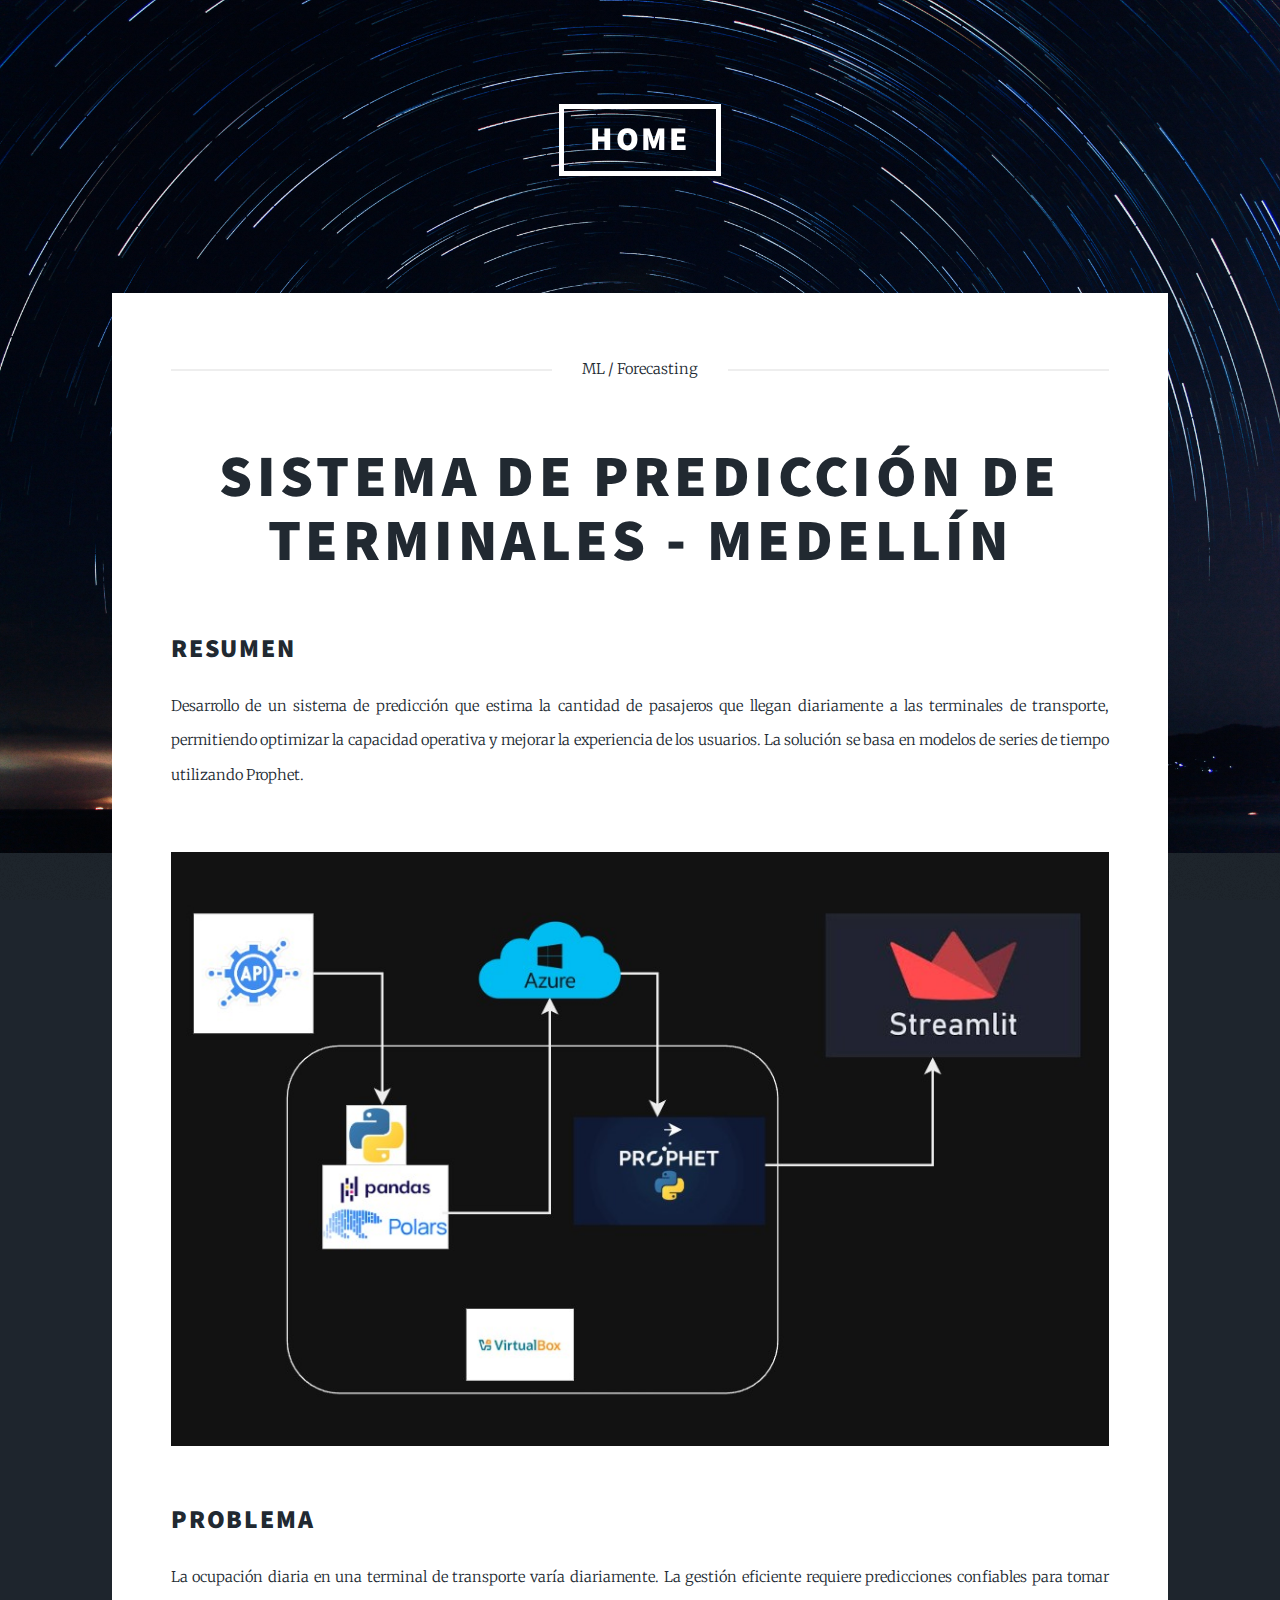
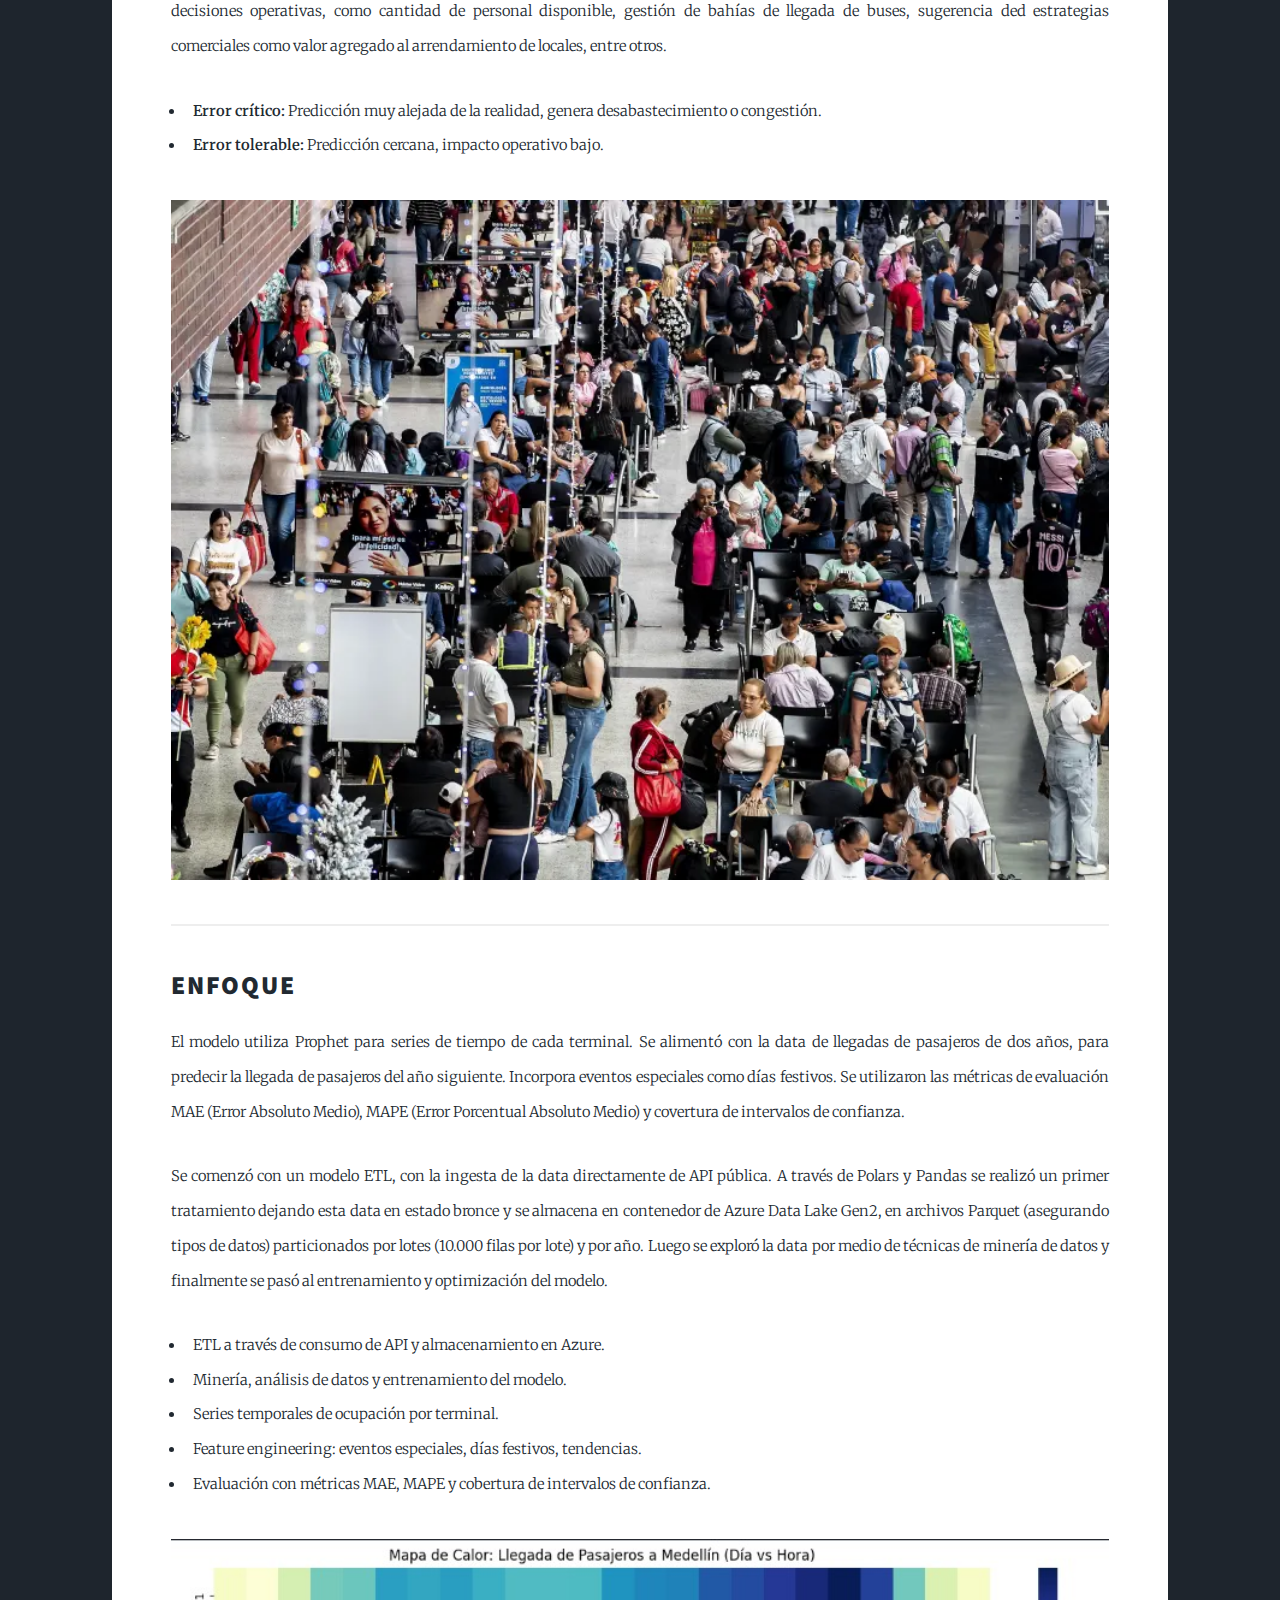
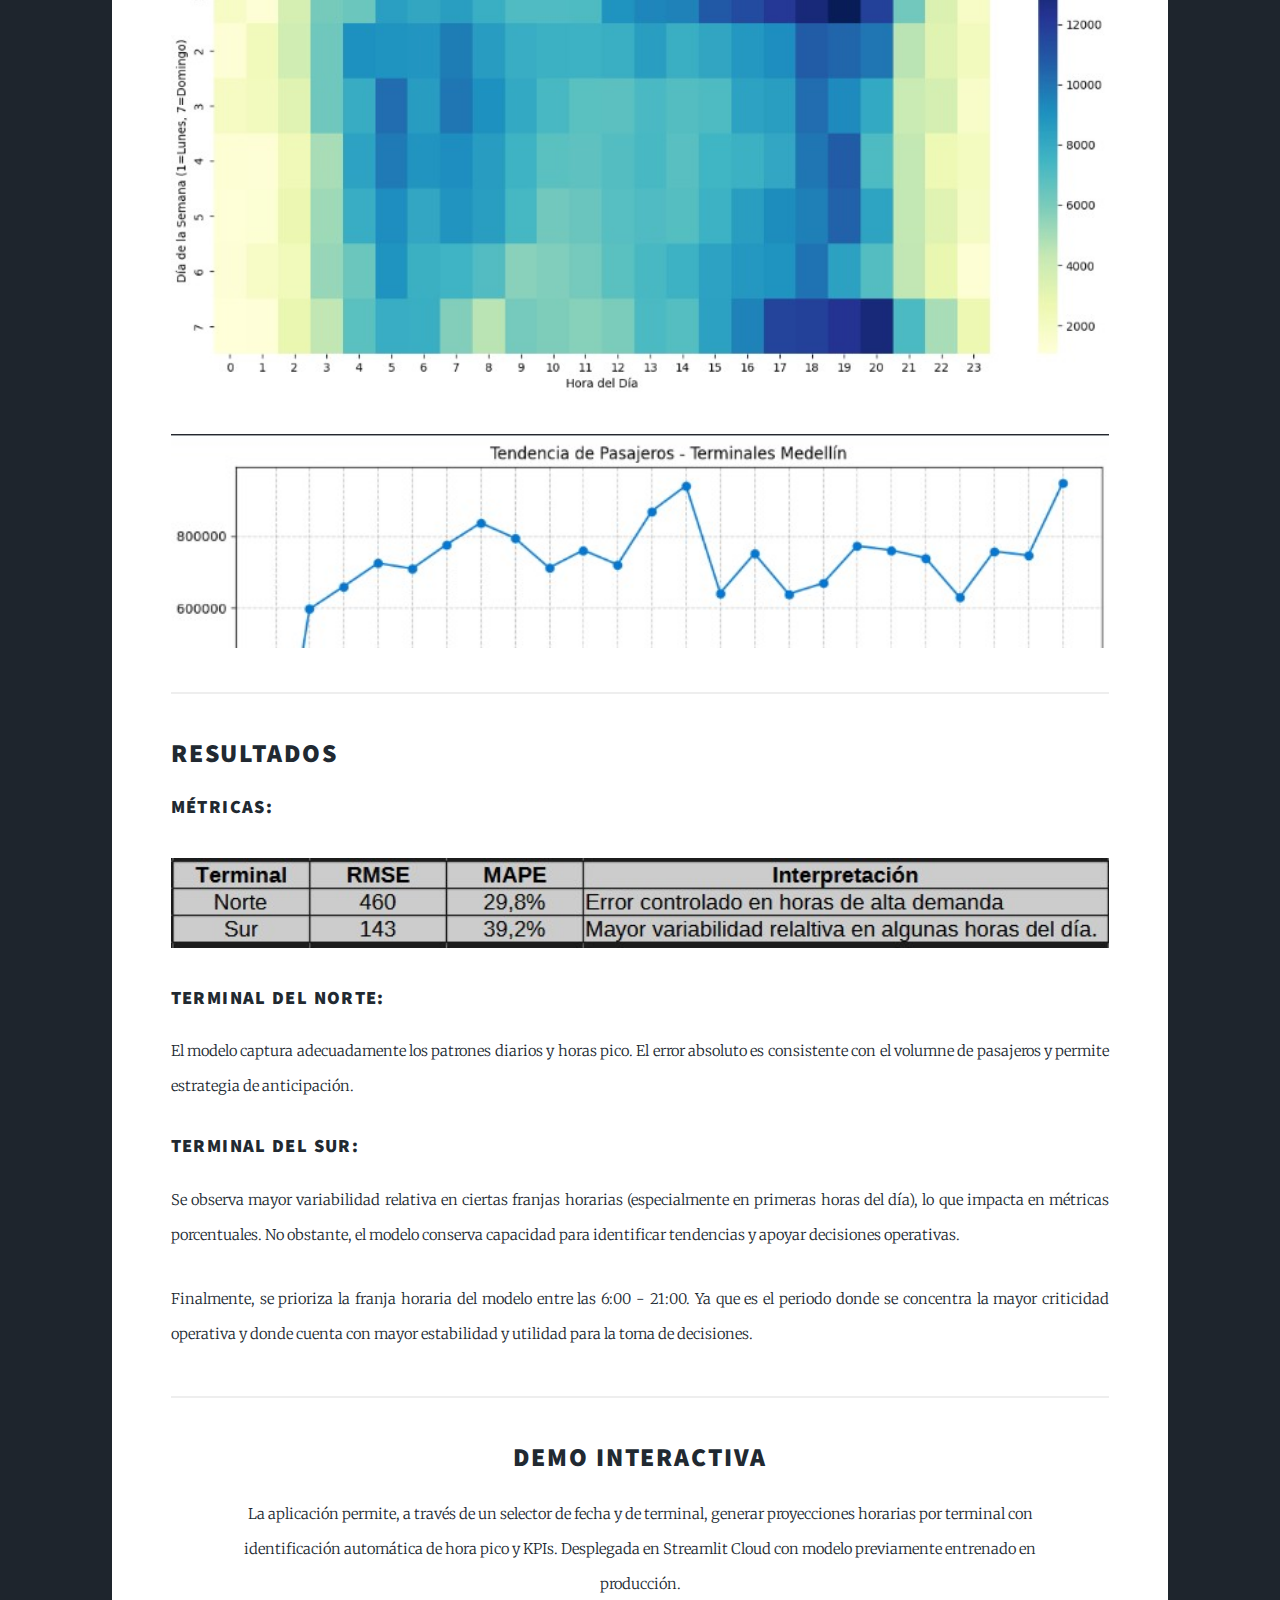
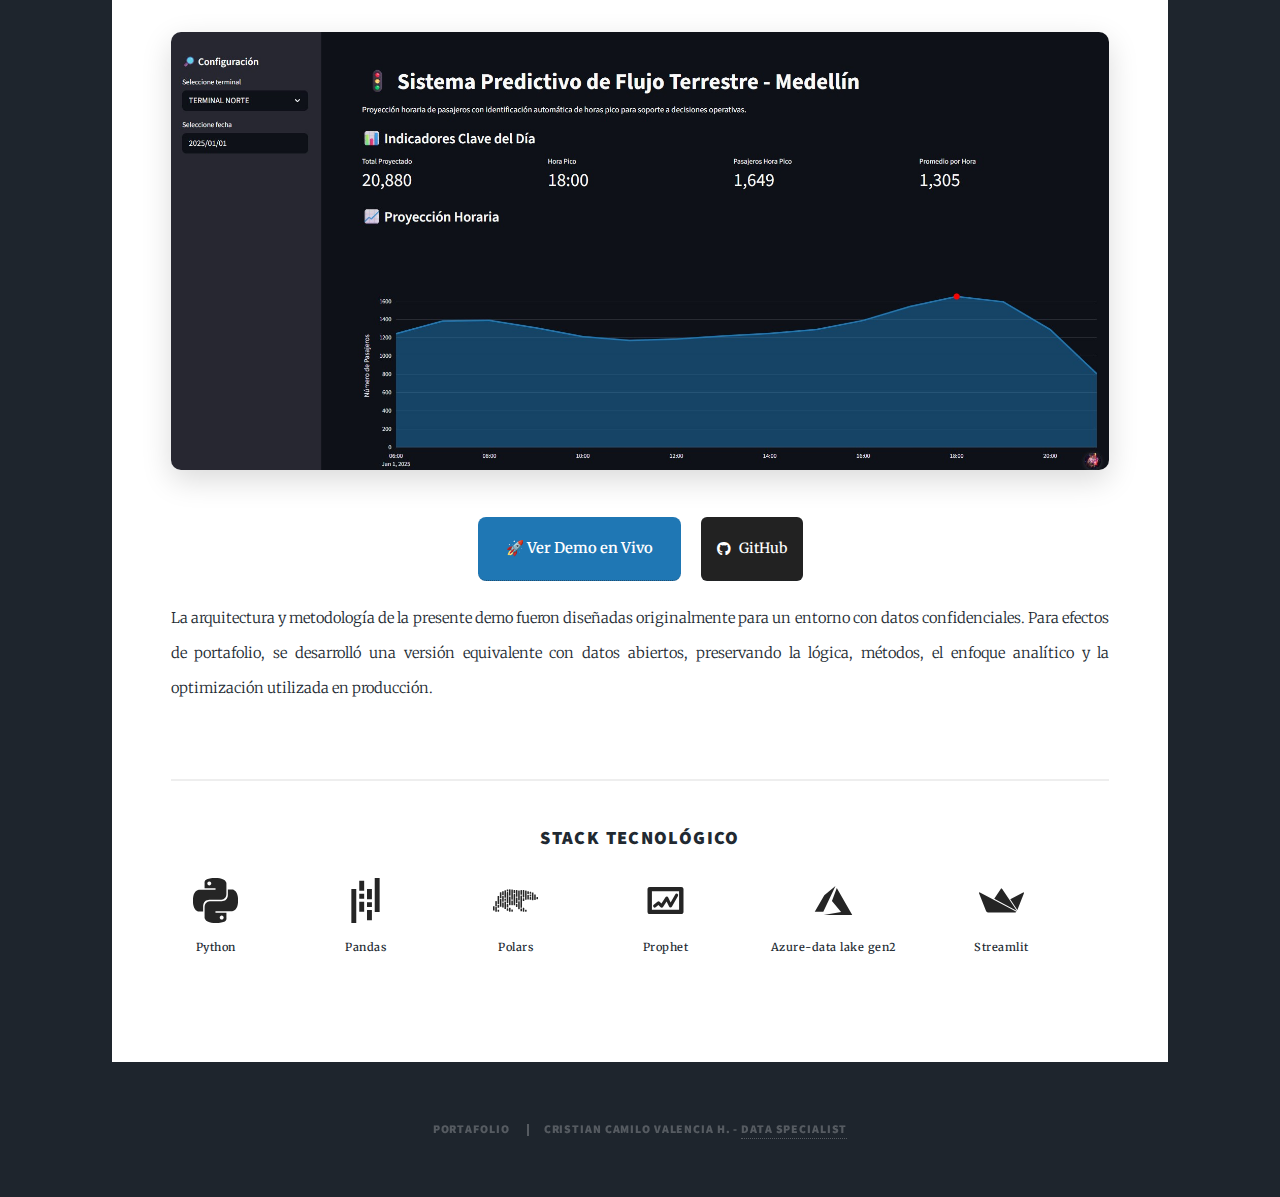
<file: prophet.html>
<!DOCTYPE HTML>
<html>
<head>
    <link rel="stylesheet" href="https://cdnjs.cloudflare.com/ajax/libs/font-awesome/6.5.0/css/all.min.css">
    <title>Prophet - Predicción Terminales Medellín</title>
    <meta charset="utf-8" />
    <meta name="viewport" content="width=device-width, initial-scale=1, user-scalable=no" />
    <link rel="stylesheet" href="assets/css/main.css" />
    <noscript><link rel="stylesheet" href="assets/css/noscript.css" /></noscript>
    
</head>
<body class="is-preload">

<!-- Wrapper -->
<div id="wrapper">

    <!-- Header -->
    <header id="header">
        <a href="index.html" class="logo">Home</a>
    </header>

    <!-- Main -->
    <div id="main">

        <!-- Post -->
        <section class="post">
            <header class="major">
                <span class="date">ML / Forecasting</span>
                <h1>Sistema de Predicción de Terminales - Medellín</h1>
            </header>

            <h2>Resumen</h2>
            <p>
                Desarrollo de un sistema de predicción que estima la cantidad de pasajeros que llegan diariamente a las terminales de transporte, 
                permitiendo optimizar la capacidad operativa y mejorar la experiencia de los usuarios. La solución se basa en modelos de 
                series de tiempo utilizando Prophet.
            </p>

            <div class="image main">
                <img src="images/arquitectura_trans_llegadas.jpg" alt="Arquitectura del sistema" />
            </div>

            <h2>Problema</h2>
            <p>
                La ocupación diaria en una terminal de transporte varía diariamente. 
                La gestión eficiente requiere predicciones confiables para tomar decisiones operativas, como cantidad de personal disponible, gestión de 
                bahías de llegada de buses, sugerencia ded estrategias comerciales como valor agregado al arrendamiento de locales, entre otros.
            </p>

            <ul>
                <li>
                    <strong>Error crítico:</strong> Predicción muy alejada de la realidad, genera desabastecimiento o congestión.
                </li>
                <li>
                    <strong>Error tolerable:</strong> Predicción cercana, impacto operativo bajo.
                </li>
            </ul>

            <div class="image fit">
                <img src="images/term_norte.jpg" alt="Terminales Medellín" />
            </div>

            <hr />

            <h2>Enfoque</h2>

            <p> El modelo utiliza Prophet para series de tiempo de cada terminal. Se alimentó con la data de llegadas de pasajeros de dos años, para predecir
                la llegada de pasajeros del año siguiente. Incorpora eventos especiales como días festivos. Se utilizaron las métricas de evaluación MAE (Error Absoluto Medio),
                 MAPE (Error Porcentual Absoluto Medio) y covertura de intervalos de confianza.
            </p>

            <p>Se comenzó con un modelo ETL, con la ingesta de la data directamente de API pública. A través de Polars y Pandas se realizó
                un primer tratamiento dejando esta data en estado bronce y se almacena en contenedor de Azure Data Lake Gen2, en archivos Parquet 
                (asegurando tipos de datos) particionados por lotes (10.000 filas por lote) y por año. Luego se exploró la data
                por medio de técnicas de minería de datos y finalmente se pasó al entrenamiento y optimización del modelo.
            </p>

            <ul>
                <li>ETL a través de consumo de API y almacenamiento en Azure.</li>
                <li>Minería, análisis de datos y entrenamiento del modelo.</li>
                <li>Series temporales de ocupación por terminal.</li>
                <li>Feature engineering: eventos especiales, días festivos, tendencias.</li>
                <li>Evaluación con métricas MAE, MAPE y cobertura de intervalos de confianza.</li>
            </ul>

            <div class="image fit">
                <img src="images/mapa_calor_terminales.jpg" alt="Features y preparación de datos" />
            </div>

            <div class="image fit">
                <img src="images/tendencia_pasajeros_term.jpg" alt="Features y preparación de datos" />
            </div>


            <hr />

            <h2>Resultados</h2>

            <h3>Métricas:</h3>
            <div class="image fit">
                <img src="images/metricas_prophet.jpg" alt="Resultados del modelo" />
            </div>

            <h3>Terminal del Norte:</h3>
            <p>El modelo captura adecuadamente los patrones diarios y horas pico.
                El error absoluto es consistente con el volumne de pasajeros y permite
                estrategia de anticipación.
            </p>

            <h3>Terminal del Sur:</h3>
            <p>Se observa mayor variabilidad relativa en ciertas franjas horarias (especialmente en primeras horas del día),
                lo que impacta en métricas porcentuales.
                No obstante, el modelo conserva capacidad para identificar tendencias y apoyar decisiones operativas.
            </p>

            <p>Finalmente, se prioriza la franja horaria del modelo entre las 6:00 - 21:00. Ya que es el periodo donde se concentra la 
                mayor criticidad operativa y donde cuenta con mayor estabilidad y utilidad para la toma de decisiones.
            </p>



            <hr />

			<!-- demo -->

			<h2 style="text-align:center;">Demo Interactiva</h2>

			<p style="text-align:center; max-width:800px; margin:0 auto 30px auto;">
				La aplicación permite, a través de un selector de fecha y de terminal, generar proyecciones horarias por terminal con identificación automática 
				de hora pico y KPIs.
                Desplegada en Streamlit Cloud con modelo previamente entrenado en producción.
			</p>



			<!-- Screenshot / GIF -->
			<div style="text-align:center; margin-bottom:35px;">
				<img src="images/streamlit_prophet.jpg" 
					alt="Demo Sistema Predictivo" 
					style="width:100%; max-width:1000px; border-radius:10px; box-shadow:0 10px 30px rgba(0,0,0,0.15);">
			</div>

			<!-- Botones -->
			<div style="display:flex; justify-content:center; gap:20px; flex-wrap:wrap; margin-bottom:40px;">

				<a href="https://sistemapredictivoterminales-gsgtnczz9wnzypt9yeyy4x.streamlit.app/" 
				target="_blank"
				style="padding:14px 28px; background:#1f77b4; color:white; 
						text-decoration:none; font-weight:600; 
						border-radius:8px; transition:0.3s;">
					🚀 Ver Demo en Vivo
				</a>

				
                <a href="https://github.com/Camilocamiloc/time_series_prophet_passenger_arrival_prediction_prophet-" 
                target="_blank"
                style="display:inline-flex; align-items:center; gap:8px;
                    padding:8px 16px; background:#222; color:white; 
                    text-decoration:none; font-weight:500; 
                    font-size:14px;
                    border-radius:6px; transition:0.3s;">
                    
                    <i class="fa-brands fa-github"></i>
                    GitHub
                    
                </a>


                
                <p>La arquitectura y metodología de la presente demo fueron diseñadas originalmente para un entorno con datos confidenciales.
                    Para efectos de portafolio, se desarrolló una versión equivalente con datos abiertos, preservando la lógica,
                    métodos, el enfoque analítico y la optimización utilizada en producción.
                </p>

			</div>

















            <hr />

            <h3 style="text-align:center; margin-bottom:25px;">Stack Tecnológico</h3>

            <style>
            .tech-carousel { overflow: hidden; width: 100%; margin: 0 auto 40px auto; }
            .tech-track { display: flex; align-items: center; gap: 60px; width: max-content; animation: scroll 30s linear infinite; }
            .tech-carousel:hover .tech-track { animation-play-state: paused; }
            .tech-item { text-align: center; min-width: 90px; }
            .tech-item img { height: 45px; display: block; margin: 0 auto 6px auto; opacity: 0.85; transition: 0.3s ease; }
            .tech-item span { font-size: 0.75rem; font-weight: 500; letter-spacing: 0.5px; }
            .tech-item:hover img { transform: scale(1.15); opacity: 1; }
            @keyframes scroll { 0% { transform: translateX(0); } 100% { transform: translateX(-50%); } }
            </style>

            <div class="tech-carousel">
                <div class="tech-track">
                    <div class="tech-item"><img src="images/other/python.svg" alt="Python"><span>Python</span></div>
                    <div class="tech-item"><img src="images/other/pandas.svg" alt="Pandas"><span>Pandas</span></div>
                    <div class="tech-item"><img src="images/other/polars.svg" alt="Polars"><span>Polars</span></div>
                    <div class="tech-item"><img src="images/other/prophet.svg" alt="Prophet"><span>Prophet</span></div>
					<div class="tech-item"><img src="images/other/azure.svg" alt="Azure-data lake gen2"><span>Azure-data lake gen2</span></div>
                    <div class="tech-item"><img src="images/other/streamlit.svg" alt="Streamlit"><span>Streamlit</span></div>
                    <div class="tech-item"><img src="images/other/javascript.svg" alt="JavaScript"><span>JavaScript</span></div>
                    <!-- Duplicados para animación infinita -->
                    <div class="tech-item"><img src="images/other/python.svg" alt="Python"><span>Python</span></div>
                    <div class="tech-item"><img src="images/other/pandas.svg" alt="Pandas"><span>Pandas</span></div>
                    <div class="tech-item"><img src="images/other/polars.svg" alt="Polars"><span>Polars</span></div>
                    <div class="tech-item"><img src="images/other/prophet.svg" alt="Prophet"><span>Prophet</span></div>
					<div class="tech-item"><img src="images/other/azure.svg" alt="Azure-data lake gen2"><span>Azure-data lake gen2</span></div>
                    <div class="tech-item"><img src="images/other/streamlit.svg" alt="Streamlit"><span>Streamlit</span></div>
                    <div class="tech-item"><img src="images/other/javascript.svg" alt="JavaScript"><span>JavaScript</span></div>
                </div>
            </div>

        </section>

    </div>

    <!-- Copyright -->
    <div id="copyright">
        <ul>
            <li>Portafolio </li>
            <li>Cristian Camilo Valencia H. - <a>Data Specialist</a></li>
        </ul>
    </div>

</div>

<!-- Scripts -->
<script src="assets/js/jquery.min.js"></script>
<script src="assets/js/jquery.scrollex.min.js"></script>
<script src="assets/js/jquery.scrolly.min.js"></script>
<script src="assets/js/browser.min.js"></script>
<script src="assets/js/breakpoints.min.js"></script>
<script src="assets/js/util.js"></script>
<script src="assets/js/main.js"></script>

</body>
</html>
</file>
<file: portafolio_v2/css/style.css>
/* Variables CSS */
:root {
    --primary: #00d9ff;
    --secondary: #1a1a2e;
    --dark: #0f0f1e;
    --accent: #ff6b6b;
    --text: #e0e0e0;
    --text-dim: #a0a0a0;
}

/* Reset y estilos base */
* {
    margin: 0;
    padding: 0;
    box-sizing: border-box;
}

body {
    font-family: 'Segoe UI', Tahoma, Geneva, Verdana, sans-serif;
    line-height: 1.6;
    color: var(--text);
    background: linear-gradient(135deg, #0f0f1e 0%, #1a1a2e 50%, #16213e 100%);
    background-attachment: fixed;
    min-height: 100vh;
}

/* Navegación */
nav {
    position: fixed;
    top: 0;
    left: 0;
    right: 0;
    background: rgba(26, 26, 46, 0.95);
    backdrop-filter: blur(10px);
    padding: 20px 0;
    z-index: 1000;
    border-bottom: 1px solid rgba(0, 217, 255, 0.2);
}

nav .container {
    max-width: 1200px;
    margin: 0 auto;
    padding: 0 20px;
    display: flex;
    justify-content: space-between;
    align-items: center;
}

nav .logo {
    font-size: 1.5em;
    font-weight: bold;
    color: var(--primary);
}

nav ul {
    list-style: none;
    display: flex;
    gap: 30px;
}

nav ul li a {
    color: var(--text);
    text-decoration: none;
    padding: 8px 20px;
    border-radius: 5px;
    transition: all 0.3s;
}

nav ul li a:hover,
nav ul li a.active {
    background: rgba(0, 217, 255, 0.1);
    color: var(--primary);
}

/* Contenedor principal */
.container {
    max-width: 1200px;
    margin: 0 auto;
    padding: 20px;
}

.main-container {
    padding-top: 100px;
    min-height: 100vh;
}

/* Hero Section */
.hero {
    text-align: center;
    padding: 120px 20px 60px;
    position: relative;
}

.hero::before {
    content: '';
    position: absolute;
    top: 0;
    left: 0;
    right: 0;
    bottom: 0;
    background: radial-gradient(circle at 50% 50%, rgba(0, 217, 255, 0.1) 0%, transparent 70%);
    pointer-events: none;
}

.hero h1 {
    font-size: 4em;
    margin-bottom: 20px;
    background: linear-gradient(135deg, #00d9ff 0%, #ffffff 100%);
    -webkit-background-clip: text;
    -webkit-text-fill-color: transparent;
    background-clip: text;
}

.profile-photo {
  display: block;
  margin: 10px auto; /* centra horizontalmente */
  width: 150px;      /* tamaño ajustable */
  height: 150px;
  border-radius: 50%; /* hace la imagen circular */
  object-fit: cover;  /* recorta la imagen bien */
  border: 3px solid #333; /* opcional, para un borde */
}


.hero .subtitle {
    font-size: 2em;
    color: var(--primary);
    margin-bottom: 30px;
}

.hero .quote {
    font-size: 1.2em;
    font-style: italic;
    color: var(--text-dim);
    max-width: 900px;
    margin: 40px auto;
    padding: 30px;
    border-left: 4px solid var(--primary);
    background: rgba(0, 217, 255, 0.05);
    text-align: left;
}

/* Social Links */
.social-links {
    margin-top: 40px;
    display: flex;
    justify-content: center;
    gap: 20px;
    flex-wrap: wrap;
}

.social-links a {
    color: var(--primary);
    text-decoration: none;
    padding: 12px 30px;
    border: 2px solid var(--primary);
    border-radius: 8px;
    transition: all 0.3s;
    font-size: 1.1em;
}

.social-links a:hover {
    background: var(--primary);
    color: var(--dark);
    transform: translateY(-3px);
    box-shadow: 0 10px 25px rgba(0, 217, 255, 0.4);
}

/* Content Card */
.content-card {
    background: rgba(26, 26, 46, 0.8);
    backdrop-filter: blur(10px);
    border-radius: 20px;
    padding: 50px;
    margin-top: 40px;
    box-shadow: 0 10px 40px rgba(0, 0, 0, 0.5);
    border: 1px solid rgba(0, 217, 255, 0.1);
}

/* Estadísticas */
.stats {
    display: grid;
    grid-template-columns: repeat(auto-fit, minmax(220px, 1fr));
    gap: 30px;
    margin: 50px 0;
}

.stat-box {
    text-align: center;
    padding: 40px 20px;
    background: rgba(0, 217, 255, 0.05);
    border: 2px solid rgba(0, 217, 255, 0.2);
    border-radius: 15px;
    transition: all 0.3s;
}

.stat-box:hover {
    background: rgba(0, 217, 255, 0.1);
    border-color: var(--primary);
    transform: translateY(-8px);
    box-shadow: 0 15px 35px rgba(0, 217, 255, 0.3);
}

.stat-box h3 {
    font-size: 3.5em;
    color: var(--primary);
    margin-bottom: 10px;
}

.stat-box p {
    font-size: 1.2em;
    color: var(--text-dim);
}

/* Section Title */
.section-title {
    font-size: 2.8em;
    margin-bottom: 20px;
    color: var(--primary);
    position: relative;
    padding-bottom: 15px;
}

.section-title::after {
    content: '';
    position: absolute;
    bottom: 0;
    left: 0;
    width: 100px;
    height: 4px;
    background: linear-gradient(90deg, var(--primary) 0%, transparent 100%);
}

/* About Text */
.about-text {
    font-size: 1.2em;
    line-height: 1.9;
    color: var(--text-dim);
    margin: 30px 0;
}

/* Skills Grid */
.skills-grid {
    display: grid;
    grid-template-columns: repeat(auto-fit, minmax(280px, 1fr));
    gap: 25px;
    margin-top: 40px;
}

.skill-card {
    background: rgba(15, 15, 30, 0.6);
    padding: 30px;
    border-radius: 12px;
    border: 1px solid rgba(0, 217, 255, 0.2);
    transition: all 0.3s;
}

.skill-card:hover {
    border-color: var(--primary);
    background: rgba(0, 217, 255, 0.05);
    transform: translateY(-5px);
    box-shadow: 0 10px 25px rgba(0, 217, 255, 0.2);
}

.skill-card h3 {
    color: var(--primary);
    margin-bottom: 15px;
    font-size: 1.5em;
}

.skill-card p {
    color: var(--text-dim);
    font-size: 1em;
    line-height: 1.7;
}

/* Projects */
.category-section {
    margin-bottom: 80px;
}

.category-title {
    font-size: 2.5em;
    color: var(--primary);
    margin-bottom: 40px;
    padding-bottom: 15px;
    border-bottom: 2px solid rgba(0, 217, 255, 0.3);
}

.projects-grid {
    display: grid;
    grid-template-columns: repeat(auto-fit, minmax(380px, 1fr));
    gap: 35px;
}

.project-card {
    background: rgba(15, 15, 30, 0.8);
    border-radius: 15px;
    overflow: hidden;
    transition: all 0.4s;
    border: 1px solid rgba(0, 217, 255, 0.1);
}

.project-card:hover {
    transform: translateY(-10px);
    box-shadow: 0 20px 50px rgba(0, 217, 255, 0.3);
    border-color: var(--primary);
}

.project-header {
    background: linear-gradient(135deg, rgba(0, 217, 255, 0.2) 0%, rgba(0, 217, 255, 0.05) 100%);
    padding: 30px;
    border-bottom: 1px solid rgba(0, 217, 255, 0.2);
}

.project-category {
    font-size: 0.85em;
    color: var(--text-dim);
    text-transform: uppercase;
    letter-spacing: 1.5px;
    margin-bottom: 10px;
}

.project-header h3 {
    font-size: 1.6em;
    margin-bottom: 0;
    color: var(--primary);
}

.project-body {
    padding: 30px;
}

.project-body h4 {
    color: var(--primary);
    margin-top: 25px;
    margin-bottom: 12px;
    font-size: 1.15em;
}

.project-body h4:first-child {
    margin-top: 0;
}

.project-body p,
.project-body ul {
    color: var(--text-dim);
    margin-bottom: 15px;
    line-height: 1.8;
}

.project-body ul {
    list-style: none;
    padding-left: 0;
}

.project-body ul li {
    padding-left: 25px;
    position: relative;
    margin-bottom: 10px;
}

.project-body ul li::before {
    content: '▹';
    position: absolute;
    left: 0;
    color: var(--primary);
    font-size: 1.3em;
}

/* Project Tags & Metrics */
.project-tags {
    margin: 25px 0 15px 0;
    display: flex;
    flex-wrap: wrap;
    gap: 8px;
}

.tag {
    background: rgba(255, 107, 107, 0.1);
    color: var(--accent);
    padding: 6px 16px;
    border-radius: 20px;
    font-size: 0.85em;
    border: 1px solid rgba(255, 107, 107, 0.3);
}

.metric {
    display: inline-block;
    background: rgba(0, 217, 255, 0.15);
    color: var(--primary);
    padding: 8px 18px;
    border-radius: 25px;
    font-size: 0.9em;
    margin: 8px 5px 8px 0;
    border: 1px solid rgba(0, 217, 255, 0.4);
    font-weight: 600;
}

/* Timeline */
.timeline-section {
    margin-bottom: 80px;
}

.timeline {
    position: relative;
    padding-left: 50px;
    border-left: 3px solid rgba(0, 217, 255, 0.3);
}

.timeline-item {
    margin-bottom: 50px;
    position: relative;
    padding: 30px;
    background: rgba(15, 15, 30, 0.6);
    border-radius: 12px;
    border: 1px solid rgba(0, 217, 255, 0.1);
    transition: all 0.3s;
}

.timeline-item:hover {
    border-color: var(--primary);
    background: rgba(0, 217, 255, 0.05);
    transform: translateX(15px);
    box-shadow: 0 10px 30px rgba(0, 217, 255, 0.2);
}

.timeline-item::before {
    content: '';
    position: absolute;
    left: -57px;
    top: 35px;
    width: 14px;
    height: 14px;
    border-radius: 50%;
    background: var(--primary);
    border: 4px solid var(--secondary);
    box-shadow: 0 0 20px rgba(0, 217, 255, 0.6);
}

.timeline-item h3 {
    color: var(--primary);
    margin-bottom: 10px;
    font-size: 1.6em;
}

.timeline-item .date {
    color: var(--text-dim);
    font-size: 1em;
    margin-bottom: 18px;
    font-style: italic;
}

.timeline-item p {
    color: var(--text-dim);
    line-height: 1.8;
    font-size: 1.05em;
}

/* Achievements */
.achievements-card {
    background: rgba(0, 217, 255, 0.05);
    border: 1px solid rgba(0, 217, 255, 0.2);
    border-radius: 12px;
    padding: 30px;
}

.achievements-list {
    list-style: none;
    padding: 0;
}

.achievements-list li {
    display: flex;
    align-items: flex-start;
    padding: 15px 0;
    border-bottom: 1px solid rgba(0, 217, 255, 0.1);
}

.achievements-list li:last-child {
    border-bottom: none;
}

.achievement-icon {
    color: var(--primary);
    font-size: 1.5em;
    margin-right: 15px;
    flex-shrink: 0;
}

.achievements-list strong {
    color: var(--primary);
    display: block;
    margin-bottom: 5px;
}

.achievements-list span {
    color: var(--text-dim);
}

/* Footer */
footer {
    text-align: center;
    padding: 50px 20px;
    color: var(--text-dim);
    margin-top: 80px;
    border-top: 1px solid rgba(0, 217, 255, 0.1);
}

footer p {
    margin: 8px 0;
}

/* Scroll to Top Button */
.scroll-top {
    position: fixed;
    bottom: 30px;
    right: 30px;
    background: var(--primary);
    color: var(--dark);
    width: 50px;
    height: 50px;
    border-radius: 50%;
    display: none;
    align-items: center;
    justify-content: center;
    cursor: pointer;
    transition: all 0.3s;
    z-index: 999;
    font-size: 1.5em;
    border: none;
}

.scroll-top:hover {
    transform: translateY(-5px);
    box-shadow: 0 10px 25px rgba(0, 217, 255, 0.5);
}

.scroll-top.visible {
    display: flex;
}

/* Scrollbar */
::-webkit-scrollbar {
    width: 12px;
}

::-webkit-scrollbar-track {
    background: var(--dark);
}

::-webkit-scrollbar-thumb {
    background: var(--primary);
    border-radius: 6px;
}

::-webkit-scrollbar-thumb:hover {
    background: #00b8d4;
}

/* Responsive */
@media (max-width: 768px) {
    nav ul {
        gap: 15px;
    }
    
    nav ul li a {
        padding: 6px 12px;
        font-size: 0.9em;
    }
    
    .hero h1 {
        font-size: 2.5em;
    }
    
    .hero .subtitle {
        font-size: 1.4em;
    }
    
    .content-card {
        padding: 30px 20px;
    }
    
    .section-title {
        font-size: 2em;
    }
    
    .projects-grid {
        grid-template-columns: 1fr;
    }
    
    .stats {
        grid-template-columns: repeat(2, 1fr);
    }
    
    nav .logo {
        font-size: 1.2em;
    }
    
    .timeline {
        padding-left: 30px;
    }
    
    .timeline-item::before {
        left: -37px;
    }
}
</file>
<file: assets/css/main.css>
@import url(fontawesome-all.min.css);
@import url("https://fonts.googleapis.com/css?family=Merriweather:300,700,300italic,700italic|Source+Sans+Pro:900");

/*
	hi
*/

html, body, div, span, applet, object,
iframe, h1, h2, h3, h4, h5, h6, p, blockquote,
pre, a, abbr, acronym, address, big, cite,
code, del, dfn, em, img, ins, kbd, q, s, samp,
small, strike, strong, sub, sup, tt, var, b,
u, i, center, dl, dt, dd, ol, ul, li, fieldset,
form, label, legend, table, caption, tbody,
tfoot, thead, tr, th, td, article, aside,
canvas, details, embed, figure, figcaption,
footer, header, hgroup, menu, nav, output, ruby,
section, summary, time, mark, audio, video {
	margin: 0;
	padding: 0;
	border: 0;
	font-size: 100%;
	font: inherit;
	vertical-align: baseline;}

article, aside, details, figcaption, figure,
footer, header, hgroup, menu, nav, section {
	display: block;}

body {
	line-height: 1;
}

ol, ul {
	list-style: none;
}

blockquote, q {
	quotes: none;
}

	blockquote:before, blockquote:after, q:before, q:after {
		content: '';
		content: none;
	}

table {
	border-collapse: collapse;
	border-spacing: 0;
}

body {
	-webkit-text-size-adjust: none;
}

mark {
	background-color: transparent;
	color: inherit;
}

input::-moz-focus-inner {
	border: 0;
	padding: 0;
}

input, select, textarea {
	-moz-appearance: none;
	-webkit-appearance: none;
	-ms-appearance: none;
	appearance: none;
}

/* Basic */

	@-ms-viewport {
		width: device-width;
	}

	body {
		-ms-overflow-style: scrollbar;
	}

	@media screen and (max-width: 480px) {

		html, body {
			min-width: 320px;
		}

	}

	html {
		box-sizing: border-box;
	}

	*, *:before, *:after {
		box-sizing: inherit;
	}

	body {
		background-color: #1e252d;
	}

		body.is-preload *, body.is-preload *:before, body.is-preload *:after {
			-moz-animation: none !important;
			-webkit-animation: none !important;
			-ms-animation: none !important;
			animation: none !important;
			-moz-transition: none !important;
			-webkit-transition: none !important;
			-ms-transition: none !important;
			transition: none !important;
		}

/* Type */

	html {
		font-size: 16pt;
	}

		@media screen and (max-width: 1680px) {

			html {
				font-size: 12pt;
			}

		}

		@media screen and (max-width: 1280px) {

			html {
				font-size: 11pt;
			}

		}

		@media screen and (max-width: 360px) {

			html {
				font-size: 10pt;
			}

		}

	body {
		color: #212931;
	}

	body, input, select, textarea {
		font-family: "Merriweather", Georgia, serif;
		font-weight: 300;
		font-size: 1rem;
		line-height: 2.375;
	}

	a {
		-moz-transition: color 0.2s ease-in-out, background-color 0.2s ease-in-out, border-color 0.2s ease-in-out, box-shadow 0.2s ease-in-out;
		-webkit-transition: color 0.2s ease-in-out, background-color 0.2s ease-in-out, border-color 0.2s ease-in-out, box-shadow 0.2s ease-in-out;
		-ms-transition: color 0.2s ease-in-out, background-color 0.2s ease-in-out, border-color 0.2s ease-in-out, box-shadow 0.2s ease-in-out;
		transition: color 0.2s ease-in-out, background-color 0.2s ease-in-out, border-color 0.2s ease-in-out, box-shadow 0.2s ease-in-out;
		border-bottom: dotted 1px;
		text-decoration: none;
	}

		a:hover {
			border-bottom-color: transparent;
		}

	strong, b {
		font-weight: 600;
	}

	em, i {
		font-style: italic;
	}

	p {
		text-align: justify;
		margin: 0 0 2rem 0;
	}

	h1, h2, h3, h4, h5, h6 {
		font-family: "Source Sans Pro", Helvetica, sans-serif;
		font-weight: 900;
		line-height: 1.5;
		letter-spacing: 0.075em;
		text-transform: uppercase;
		margin: 0 0 1rem 0;
	}

		h1 a, h2 a, h3 a, h4 a, h5 a, h6 a {
			border-bottom: 0;
			color: inherit;
			text-decoration: none;
		}

	h1 {
		font-size: 4rem;
		line-height: 1.1;
		margin: 0 0 2rem 0;
	}

	h2 {
		font-size: 1.75rem;
		line-height: 1.3;
		margin: 0 0 1.5rem 0;
	}

	h3 {
		font-size: 1.25rem;
		margin: 0 0 1.5rem 0;
	}

	h4 {
		font-size: 1rem;
	}

	h5 {
		font-size: 0.9rem;
	}

	h6 {
		font-size: 0.8rem;
	}

	sub {
		font-size: 0.8rem;
		position: relative;
		top: 0.5rem;
	}

	sup {
		font-size: 0.8rem;
		position: relative;
		top: -0.5rem;
	}

	blockquote {
		border-left: solid 4px;
		font-style: italic;
		margin: 0 0 2rem 0;
		padding: 0.5rem 0 0.5rem 2rem;
	}

	code {
		border: solid 2px;
		font-family: "Courier New", monospace;
		font-size: 0.9rem;
		margin: 0 0.25rem;
		padding: 0.25rem 0.65rem;
	}

	pre {
		-webkit-overflow-scrolling: touch;
		font-family: "Courier New", monospace;
		font-size: 0.9rem;
		margin: 0 0 2rem 0;
	}

		pre code {
			display: block;
			line-height: 1.75;
			padding: 1rem 1.5rem;
			overflow-x: auto;
		}

	hr {
		border: 0;
		border-bottom: solid 2px;
		margin: 3rem 0;
	}

		hr.major {
			margin: 5rem 0;
		}

	.align-left {
		text-align: left;
	}

	.align-center {
		text-align: center;
	}

	.align-right {
		text-align: right;
	}

	input, select, textarea {
		color: #212931;
	}

	a {
		color: #212931;
		border-bottom-color: rgba(33, 41, 49, 0.5);
	}

		a:hover {
			border-bottom-color: transparent;
			color: #18bfef !important;
		}

	strong, b {
		color: #212931;
	}

	h1, h2, h3, h4, h5, h6 {
		color: #212931;
	}

	blockquote {
		border-left-color: #eeeeee;
	}

	code {
		background: rgba(220, 220, 220, 0.25);
		border-color: #eeeeee;
	}

	hr {
		border-bottom-color: #eeeeee;
	}

/* Row */

	.row {
		display: flex;
		flex-wrap: wrap;
		box-sizing: border-box;
		align-items: stretch;
	}

		.row > * {
			box-sizing: border-box;
		}

		.row.gtr-uniform > * > :last-child {
			margin-bottom: 0;
		}

		.row.aln-left {
			justify-content: flex-start;
		}

		.row.aln-center {
			justify-content: center;
		}

		.row.aln-right {
			justify-content: flex-end;
		}

		.row.aln-top {
			align-items: flex-start;
		}

		.row.aln-middle {
			align-items: center;
		}

		.row.aln-bottom {
			align-items: flex-end;
		}

		.row > .imp {
			order: -1;
		}

		.row > .col-1 {
			width: 8.33333%;
		}

		.row > .off-1 {
			margin-left: 8.33333%;
		}

		.row > .col-2 {
			width: 16.66667%;
		}

		.row > .off-2 {
			margin-left: 16.66667%;
		}

		.row > .col-3 {
			width: 25%;
		}

		.row > .off-3 {
			margin-left: 25%;
		}

		.row > .col-4 {
			width: 33.33333%;
		}

		.row > .off-4 {
			margin-left: 33.33333%;
		}

		.row > .col-5 {
			width: 41.66667%;
		}

		.row > .off-5 {
			margin-left: 41.66667%;
		}

		.row > .col-6 {
			width: 50%;
		}

		.row > .off-6 {
			margin-left: 50%;
		}

		.row > .col-7 {
			width: 58.33333%;
		}

		.row > .off-7 {
			margin-left: 58.33333%;
		}

		.row > .col-8 {
			width: 66.66667%;
		}

		.row > .off-8 {
			margin-left: 66.66667%;
		}

		.row > .col-9 {
			width: 75%;
		}

		.row > .off-9 {
			margin-left: 75%;
		}

		.row > .col-10 {
			width: 83.33333%;
		}

		.row > .off-10 {
			margin-left: 83.33333%;
		}

		.row > .col-11 {
			width: 91.66667%;
		}

		.row > .off-11 {
			margin-left: 91.66667%;
		}

		.row > .col-12 {
			width: 100%;
		}

		.row > .off-12 {
			margin-left: 100%;
		}

		.row.gtr-0 {
			margin-top: 0;
			margin-left: 0rem;
		}

			.row.gtr-0 > * {
				padding: 0 0 0 0rem;
			}

			.row.gtr-0.gtr-uniform {
				margin-top: 0rem;
			}

				.row.gtr-0.gtr-uniform > * {
					padding-top: 0rem;
				}

		.row.gtr-25 {
			margin-top: 0;
			margin-left: -0.375rem;
		}

			.row.gtr-25 > * {
				padding: 0 0 0 0.375rem;
			}

			.row.gtr-25.gtr-uniform {
				margin-top: -0.375rem;
			}

				.row.gtr-25.gtr-uniform > * {
					padding-top: 0.375rem;
				}

		.row.gtr-50 {
			margin-top: 0;
			margin-left: -0.75rem;
		}

			.row.gtr-50 > * {
				padding: 0 0 0 0.75rem;
			}

			.row.gtr-50.gtr-uniform {
				margin-top: -0.75rem;
			}

				.row.gtr-50.gtr-uniform > * {
					padding-top: 0.75rem;
				}

		.row {
			margin-top: 0;
			margin-left: -1.5rem;
		}

			.row > * {
				padding: 0 0 0 1.5rem;
			}

			.row.gtr-uniform {
				margin-top: -1.5rem;
			}

				.row.gtr-uniform > * {
					padding-top: 1.5rem;
				}

		.row.gtr-150 {
			margin-top: 0;
			margin-left: -2.25rem;
		}

			.row.gtr-150 > * {
				padding: 0 0 0 2.25rem;
			}

			.row.gtr-150.gtr-uniform {
				margin-top: -2.25rem;
			}

				.row.gtr-150.gtr-uniform > * {
					padding-top: 2.25rem;
				}

		.row.gtr-200 {
			margin-top: 0;
			margin-left: -3rem;
		}

			.row.gtr-200 > * {
				padding: 0 0 0 3rem;
			}

			.row.gtr-200.gtr-uniform {
				margin-top: -3rem;
			}

				.row.gtr-200.gtr-uniform > * {
					padding-top: 3rem;
				}

		@media screen and (max-width: 1680px) {

			.row {
				display: flex;
				flex-wrap: wrap;
				box-sizing: border-box;
				align-items: stretch;
			}

				.row > * {
					box-sizing: border-box;
				}

				.row.gtr-uniform > * > :last-child {
					margin-bottom: 0;
				}

				.row.aln-left {
					justify-content: flex-start;
				}

				.row.aln-center {
					justify-content: center;
				}

				.row.aln-right {
					justify-content: flex-end;
				}

				.row.aln-top {
					align-items: flex-start;
				}

				.row.aln-middle {
					align-items: center;
				}

				.row.aln-bottom {
					align-items: flex-end;
				}

				.row > .imp-xlarge {
					order: -1;
				}

				.row > .col-1-xlarge {
					width: 8.33333%;
				}

				.row > .off-1-xlarge {
					margin-left: 8.33333%;
				}

				.row > .col-2-xlarge {
					width: 16.66667%;
				}

				.row > .off-2-xlarge {
					margin-left: 16.66667%;
				}

				.row > .col-3-xlarge {
					width: 25%;
				}

				.row > .off-3-xlarge {
					margin-left: 25%;
				}

				.row > .col-4-xlarge {
					width: 33.33333%;
				}

				.row > .off-4-xlarge {
					margin-left: 33.33333%;
				}

				.row > .col-5-xlarge {
					width: 41.66667%;
				}

				.row > .off-5-xlarge {
					margin-left: 41.66667%;
				}

				.row > .col-6-xlarge {
					width: 50%;
				}

				.row > .off-6-xlarge {
					margin-left: 50%;
				}

				.row > .col-7-xlarge {
					width: 58.33333%;
				}

				.row > .off-7-xlarge {
					margin-left: 58.33333%;
				}

				.row > .col-8-xlarge {
					width: 66.66667%;
				}

				.row > .off-8-xlarge {
					margin-left: 66.66667%;
				}

				.row > .col-9-xlarge {
					width: 75%;
				}

				.row > .off-9-xlarge {
					margin-left: 75%;
				}

				.row > .col-10-xlarge {
					width: 83.33333%;
				}

				.row > .off-10-xlarge {
					margin-left: 83.33333%;
				}

				.row > .col-11-xlarge {
					width: 91.66667%;
				}

				.row > .off-11-xlarge {
					margin-left: 91.66667%;
				}

				.row > .col-12-xlarge {
					width: 100%;
				}

				.row > .off-12-xlarge {
					margin-left: 100%;
				}

				.row.gtr-0 {
					margin-top: 0;
					margin-left: 0rem;
				}

					.row.gtr-0 > * {
						padding: 0 0 0 0rem;
					}

					.row.gtr-0.gtr-uniform {
						margin-top: 0rem;
					}

						.row.gtr-0.gtr-uniform > * {
							padding-top: 0rem;
						}

				.row.gtr-25 {
					margin-top: 0;
					margin-left: -0.375rem;
				}

					.row.gtr-25 > * {
						padding: 0 0 0 0.375rem;
					}

					.row.gtr-25.gtr-uniform {
						margin-top: -0.375rem;
					}

						.row.gtr-25.gtr-uniform > * {
							padding-top: 0.375rem;
						}

				.row.gtr-50 {
					margin-top: 0;
					margin-left: -0.75rem;
				}

					.row.gtr-50 > * {
						padding: 0 0 0 0.75rem;
					}

					.row.gtr-50.gtr-uniform {
						margin-top: -0.75rem;
					}

						.row.gtr-50.gtr-uniform > * {
							padding-top: 0.75rem;
						}

				.row {
					margin-top: 0;
					margin-left: -1.5rem;
				}

					.row > * {
						padding: 0 0 0 1.5rem;
					}

					.row.gtr-uniform {
						margin-top: -1.5rem;
					}

						.row.gtr-uniform > * {
							padding-top: 1.5rem;
						}

				.row.gtr-150 {
					margin-top: 0;
					margin-left: -2.25rem;
				}

					.row.gtr-150 > * {
						padding: 0 0 0 2.25rem;
					}

					.row.gtr-150.gtr-uniform {
						margin-top: -2.25rem;
					}

						.row.gtr-150.gtr-uniform > * {
							padding-top: 2.25rem;
						}

				.row.gtr-200 {
					margin-top: 0;
					margin-left: -3rem;
				}

					.row.gtr-200 > * {
						padding: 0 0 0 3rem;
					}

					.row.gtr-200.gtr-uniform {
						margin-top: -3rem;
					}

						.row.gtr-200.gtr-uniform > * {
							padding-top: 3rem;
						}

		}

		@media screen and (max-width: 1280px) {

			.row {
				display: flex;
				flex-wrap: wrap;
				box-sizing: border-box;
				align-items: stretch;
			}

				.row > * {
					box-sizing: border-box;
				}

				.row.gtr-uniform > * > :last-child {
					margin-bottom: 0;
				}

				.row.aln-left {
					justify-content: flex-start;
				}

				.row.aln-center {
					justify-content: center;
				}

				.row.aln-right {
					justify-content: flex-end;
				}

				.row.aln-top {
					align-items: flex-start;
				}

				.row.aln-middle {
					align-items: center;
				}

				.row.aln-bottom {
					align-items: flex-end;
				}

				.row > .imp-large {
					order: -1;
				}

				.row > .col-1-large {
					width: 8.33333%;
				}

				.row > .off-1-large {
					margin-left: 8.33333%;
				}

				.row > .col-2-large {
					width: 16.66667%;
				}

				.row > .off-2-large {
					margin-left: 16.66667%;
				}

				.row > .col-3-large {
					width: 25%;
				}

				.row > .off-3-large {
					margin-left: 25%;
				}

				.row > .col-4-large {
					width: 33.33333%;
				}

				.row > .off-4-large {
					margin-left: 33.33333%;
				}

				.row > .col-5-large {
					width: 41.66667%;
				}

				.row > .off-5-large {
					margin-left: 41.66667%;
				}

				.row > .col-6-large {
					width: 50%;
				}

				.row > .off-6-large {
					margin-left: 50%;
				}

				.row > .col-7-large {
					width: 58.33333%;
				}

				.row > .off-7-large {
					margin-left: 58.33333%;
				}

				.row > .col-8-large {
					width: 66.66667%;
				}

				.row > .off-8-large {
					margin-left: 66.66667%;
				}

				.row > .col-9-large {
					width: 75%;
				}

				.row > .off-9-large {
					margin-left: 75%;
				}

				.row > .col-10-large {
					width: 83.33333%;
				}

				.row > .off-10-large {
					margin-left: 83.33333%;
				}

				.row > .col-11-large {
					width: 91.66667%;
				}

				.row > .off-11-large {
					margin-left: 91.66667%;
				}

				.row > .col-12-large {
					width: 100%;
				}

				.row > .off-12-large {
					margin-left: 100%;
				}

				.row.gtr-0 {
					margin-top: 0;
					margin-left: 0rem;
				}

					.row.gtr-0 > * {
						padding: 0 0 0 0rem;
					}

					.row.gtr-0.gtr-uniform {
						margin-top: 0rem;
					}

						.row.gtr-0.gtr-uniform > * {
							padding-top: 0rem;
						}

				.row.gtr-25 {
					margin-top: 0;
					margin-left: -0.375rem;
				}

					.row.gtr-25 > * {
						padding: 0 0 0 0.375rem;
					}

					.row.gtr-25.gtr-uniform {
						margin-top: -0.375rem;
					}

						.row.gtr-25.gtr-uniform > * {
							padding-top: 0.375rem;
						}

				.row.gtr-50 {
					margin-top: 0;
					margin-left: -0.75rem;
				}

					.row.gtr-50 > * {
						padding: 0 0 0 0.75rem;
					}

					.row.gtr-50.gtr-uniform {
						margin-top: -0.75rem;
					}

						.row.gtr-50.gtr-uniform > * {
							padding-top: 0.75rem;
						}

				.row {
					margin-top: 0;
					margin-left: -1.5rem;
				}

					.row > * {
						padding: 0 0 0 1.5rem;
					}

					.row.gtr-uniform {
						margin-top: -1.5rem;
					}

						.row.gtr-uniform > * {
							padding-top: 1.5rem;
						}

				.row.gtr-150 {
					margin-top: 0;
					margin-left: -2.25rem;
				}

					.row.gtr-150 > * {
						padding: 0 0 0 2.25rem;
					}

					.row.gtr-150.gtr-uniform {
						margin-top: -2.25rem;
					}

						.row.gtr-150.gtr-uniform > * {
							padding-top: 2.25rem;
						}

				.row.gtr-200 {
					margin-top: 0;
					margin-left: -3rem;
				}

					.row.gtr-200 > * {
						padding: 0 0 0 3rem;
					}

					.row.gtr-200.gtr-uniform {
						margin-top: -3rem;
					}

						.row.gtr-200.gtr-uniform > * {
							padding-top: 3rem;
						}

		}

		@media screen and (max-width: 980px) {

			.row {
				display: flex;
				flex-wrap: wrap;
				box-sizing: border-box;
				align-items: stretch;
			}

				.row > * {
					box-sizing: border-box;
				}

				.row.gtr-uniform > * > :last-child {
					margin-bottom: 0;
				}

				.row.aln-left {
					justify-content: flex-start;
				}

				.row.aln-center {
					justify-content: center;
				}

				.row.aln-right {
					justify-content: flex-end;
				}

				.row.aln-top {
					align-items: flex-start;
				}

				.row.aln-middle {
					align-items: center;
				}

				.row.aln-bottom {
					align-items: flex-end;
				}

				.row > .imp-medium {
					order: -1;
				}

				.row > .col-1-medium {
					width: 8.33333%;
				}

				.row > .off-1-medium {
					margin-left: 8.33333%;
				}

				.row > .col-2-medium {
					width: 16.66667%;
				}

				.row > .off-2-medium {
					margin-left: 16.66667%;
				}

				.row > .col-3-medium {
					width: 25%;
				}

				.row > .off-3-medium {
					margin-left: 25%;
				}

				.row > .col-4-medium {
					width: 33.33333%;
				}

				.row > .off-4-medium {
					margin-left: 33.33333%;
				}

				.row > .col-5-medium {
					width: 41.66667%;
				}

				.row > .off-5-medium {
					margin-left: 41.66667%;
				}

				.row > .col-6-medium {
					width: 50%;
				}

				.row > .off-6-medium {
					margin-left: 50%;
				}

				.row > .col-7-medium {
					width: 58.33333%;
				}

				.row > .off-7-medium {
					margin-left: 58.33333%;
				}

				.row > .col-8-medium {
					width: 66.66667%;
				}

				.row > .off-8-medium {
					margin-left: 66.66667%;
				}

				.row > .col-9-medium {
					width: 75%;
				}

				.row > .off-9-medium {
					margin-left: 75%;
				}

				.row > .col-10-medium {
					width: 83.33333%;
				}

				.row > .off-10-medium {
					margin-left: 83.33333%;
				}

				.row > .col-11-medium {
					width: 91.66667%;
				}

				.row > .off-11-medium {
					margin-left: 91.66667%;
				}

				.row > .col-12-medium {
					width: 100%;
				}

				.row > .off-12-medium {
					margin-left: 100%;
				}

				.row.gtr-0 {
					margin-top: 0;
					margin-left: 0rem;
				}

					.row.gtr-0 > * {
						padding: 0 0 0 0rem;
					}

					.row.gtr-0.gtr-uniform {
						margin-top: 0rem;
					}

						.row.gtr-0.gtr-uniform > * {
							padding-top: 0rem;
						}

				.row.gtr-25 {
					margin-top: 0;
					margin-left: -0.375rem;
				}

					.row.gtr-25 > * {
						padding: 0 0 0 0.375rem;
					}

					.row.gtr-25.gtr-uniform {
						margin-top: -0.375rem;
					}

						.row.gtr-25.gtr-uniform > * {
							padding-top: 0.375rem;
						}

				.row.gtr-50 {
					margin-top: 0;
					margin-left: -0.75rem;
				}

					.row.gtr-50 > * {
						padding: 0 0 0 0.75rem;
					}

					.row.gtr-50.gtr-uniform {
						margin-top: -0.75rem;
					}

						.row.gtr-50.gtr-uniform > * {
							padding-top: 0.75rem;
						}

				.row {
					margin-top: 0;
					margin-left: -1.5rem;
				}

					.row > * {
						padding: 0 0 0 1.5rem;
					}

					.row.gtr-uniform {
						margin-top: -1.5rem;
					}

						.row.gtr-uniform > * {
							padding-top: 1.5rem;
						}

				.row.gtr-150 {
					margin-top: 0;
					margin-left: -2.25rem;
				}

					.row.gtr-150 > * {
						padding: 0 0 0 2.25rem;
					}

					.row.gtr-150.gtr-uniform {
						margin-top: -2.25rem;
					}

						.row.gtr-150.gtr-uniform > * {
							padding-top: 2.25rem;
						}

				.row.gtr-200 {
					margin-top: 0;
					margin-left: -3rem;
				}

					.row.gtr-200 > * {
						padding: 0 0 0 3rem;
					}

					.row.gtr-200.gtr-uniform {
						margin-top: -3rem;
					}

						.row.gtr-200.gtr-uniform > * {
							padding-top: 3rem;
						}

		}

		@media screen and (max-width: 736px) {

			.row {
				display: flex;
				flex-wrap: wrap;
				box-sizing: border-box;
				align-items: stretch;
			}

				.row > * {
					box-sizing: border-box;
				}

				.row.gtr-uniform > * > :last-child {
					margin-bottom: 0;
				}

				.row.aln-left {
					justify-content: flex-start;
				}

				.row.aln-center {
					justify-content: center;
				}

				.row.aln-right {
					justify-content: flex-end;
				}

				.row.aln-top {
					align-items: flex-start;
				}

				.row.aln-middle {
					align-items: center;
				}

				.row.aln-bottom {
					align-items: flex-end;
				}

				.row > .imp-small {
					order: -1;
				}

				.row > .col-1-small {
					width: 8.33333%;
				}

				.row > .off-1-small {
					margin-left: 8.33333%;
				}

				.row > .col-2-small {
					width: 16.66667%;
				}

				.row > .off-2-small {
					margin-left: 16.66667%;
				}

				.row > .col-3-small {
					width: 25%;
				}

				.row > .off-3-small {
					margin-left: 25%;
				}

				.row > .col-4-small {
					width: 33.33333%;
				}

				.row > .off-4-small {
					margin-left: 33.33333%;
				}

				.row > .col-5-small {
					width: 41.66667%;
				}

				.row > .off-5-small {
					margin-left: 41.66667%;
				}

				.row > .col-6-small {
					width: 50%;
				}

				.row > .off-6-small {
					margin-left: 50%;
				}

				.row > .col-7-small {
					width: 58.33333%;
				}

				.row > .off-7-small {
					margin-left: 58.33333%;
				}

				.row > .col-8-small {
					width: 66.66667%;
				}

				.row > .off-8-small {
					margin-left: 66.66667%;
				}

				.row > .col-9-small {
					width: 75%;
				}

				.row > .off-9-small {
					margin-left: 75%;
				}

				.row > .col-10-small {
					width: 83.33333%;
				}

				.row > .off-10-small {
					margin-left: 83.33333%;
				}

				.row > .col-11-small {
					width: 91.66667%;
				}

				.row > .off-11-small {
					margin-left: 91.66667%;
				}

				.row > .col-12-small {
					width: 100%;
				}

				.row > .off-12-small {
					margin-left: 100%;
				}

				.row.gtr-0 {
					margin-top: 0;
					margin-left: 0rem;
				}

					.row.gtr-0 > * {
						padding: 0 0 0 0rem;
					}

					.row.gtr-0.gtr-uniform {
						margin-top: 0rem;
					}

						.row.gtr-0.gtr-uniform > * {
							padding-top: 0rem;
						}

				.row.gtr-25 {
					margin-top: 0;
					margin-left: -0.375rem;
				}

					.row.gtr-25 > * {
						padding: 0 0 0 0.375rem;
					}

					.row.gtr-25.gtr-uniform {
						margin-top: -0.375rem;
					}

						.row.gtr-25.gtr-uniform > * {
							padding-top: 0.375rem;
						}

				.row.gtr-50 {
					margin-top: 0;
					margin-left: -0.75rem;
				}

					.row.gtr-50 > * {
						padding: 0 0 0 0.75rem;
					}

					.row.gtr-50.gtr-uniform {
						margin-top: -0.75rem;
					}

						.row.gtr-50.gtr-uniform > * {
							padding-top: 0.75rem;
						}

				.row {
					margin-top: 0;
					margin-left: -1.5rem;
				}

					.row > * {
						padding: 0 0 0 1.5rem;
					}

					.row.gtr-uniform {
						margin-top: -1.5rem;
					}

						.row.gtr-uniform > * {
							padding-top: 1.5rem;
						}

				.row.gtr-150 {
					margin-top: 0;
					margin-left: -2.25rem;
				}

					.row.gtr-150 > * {
						padding: 0 0 0 2.25rem;
					}

					.row.gtr-150.gtr-uniform {
						margin-top: -2.25rem;
					}

						.row.gtr-150.gtr-uniform > * {
							padding-top: 2.25rem;
						}

				.row.gtr-200 {
					margin-top: 0;
					margin-left: -3rem;
				}

					.row.gtr-200 > * {
						padding: 0 0 0 3rem;
					}

					.row.gtr-200.gtr-uniform {
						margin-top: -3rem;
					}

						.row.gtr-200.gtr-uniform > * {
							padding-top: 3rem;
						}

		}

		@media screen and (max-width: 480px) {

			.row {
				display: flex;
				flex-wrap: wrap;
				box-sizing: border-box;
				align-items: stretch;
			}

				.row > * {
					box-sizing: border-box;
				}

				.row.gtr-uniform > * > :last-child {
					margin-bottom: 0;
				}

				.row.aln-left {
					justify-content: flex-start;
				}

				.row.aln-center {
					justify-content: center;
				}

				.row.aln-right {
					justify-content: flex-end;
				}

				.row.aln-top {
					align-items: flex-start;
				}

				.row.aln-middle {
					align-items: center;
				}

				.row.aln-bottom {
					align-items: flex-end;
				}

				.row > .imp-xsmall {
					order: -1;
				}

				.row > .col-1-xsmall {
					width: 8.33333%;
				}

				.row > .off-1-xsmall {
					margin-left: 8.33333%;
				}

				.row > .col-2-xsmall {
					width: 16.66667%;
				}

				.row > .off-2-xsmall {
					margin-left: 16.66667%;
				}

				.row > .col-3-xsmall {
					width: 25%;
				}

				.row > .off-3-xsmall {
					margin-left: 25%;
				}

				.row > .col-4-xsmall {
					width: 33.33333%;
				}

				.row > .off-4-xsmall {
					margin-left: 33.33333%;
				}

				.row > .col-5-xsmall {
					width: 41.66667%;
				}

				.row > .off-5-xsmall {
					margin-left: 41.66667%;
				}

				.row > .col-6-xsmall {
					width: 50%;
				}

				.row > .off-6-xsmall {
					margin-left: 50%;
				}

				.row > .col-7-xsmall {
					width: 58.33333%;
				}

				.row > .off-7-xsmall {
					margin-left: 58.33333%;
				}

				.row > .col-8-xsmall {
					width: 66.66667%;
				}

				.row > .off-8-xsmall {
					margin-left: 66.66667%;
				}

				.row > .col-9-xsmall {
					width: 75%;
				}

				.row > .off-9-xsmall {
					margin-left: 75%;
				}

				.row > .col-10-xsmall {
					width: 83.33333%;
				}

				.row > .off-10-xsmall {
					margin-left: 83.33333%;
				}

				.row > .col-11-xsmall {
					width: 91.66667%;
				}

				.row > .off-11-xsmall {
					margin-left: 91.66667%;
				}

				.row > .col-12-xsmall {
					width: 100%;
				}

				.row > .off-12-xsmall {
					margin-left: 100%;
				}

				.row.gtr-0 {
					margin-top: 0;
					margin-left: 0rem;
				}

					.row.gtr-0 > * {
						padding: 0 0 0 0rem;
					}

					.row.gtr-0.gtr-uniform {
						margin-top: 0rem;
					}

						.row.gtr-0.gtr-uniform > * {
							padding-top: 0rem;
						}

				.row.gtr-25 {
					margin-top: 0;
					margin-left: -0.375rem;
				}

					.row.gtr-25 > * {
						padding: 0 0 0 0.375rem;
					}

					.row.gtr-25.gtr-uniform {
						margin-top: -0.375rem;
					}

						.row.gtr-25.gtr-uniform > * {
							padding-top: 0.375rem;
						}

				.row.gtr-50 {
					margin-top: 0;
					margin-left: -0.75rem;
				}

					.row.gtr-50 > * {
						padding: 0 0 0 0.75rem;
					}

					.row.gtr-50.gtr-uniform {
						margin-top: -0.75rem;
					}

						.row.gtr-50.gtr-uniform > * {
							padding-top: 0.75rem;
						}

				.row {
					margin-top: 0;
					margin-left: -1.5rem;
				}

					.row > * {
						padding: 0 0 0 1.5rem;
					}

					.row.gtr-uniform {
						margin-top: -1.5rem;
					}

						.row.gtr-uniform > * {
							padding-top: 1.5rem;
						}

				.row.gtr-150 {
					margin-top: 0;
					margin-left: -2.25rem;
				}

					.row.gtr-150 > * {
						padding: 0 0 0 2.25rem;
					}

					.row.gtr-150.gtr-uniform {
						margin-top: -2.25rem;
					}

						.row.gtr-150.gtr-uniform > * {
							padding-top: 2.25rem;
						}

				.row.gtr-200 {
					margin-top: 0;
					margin-left: -3rem;
				}

					.row.gtr-200 > * {
						padding: 0 0 0 3rem;
					}

					.row.gtr-200.gtr-uniform {
						margin-top: -3rem;
					}

						.row.gtr-200.gtr-uniform > * {
							padding-top: 3rem;
						}

		}

		@media screen and (max-width: 360px) {

			.row {
				display: flex;
				flex-wrap: wrap;
				box-sizing: border-box;
				align-items: stretch;
			}

				.row > * {
					box-sizing: border-box;
				}

				.row.gtr-uniform > * > :last-child {
					margin-bottom: 0;
				}

				.row.aln-left {
					justify-content: flex-start;
				}

				.row.aln-center {
					justify-content: center;
				}

				.row.aln-right {
					justify-content: flex-end;
				}

				.row.aln-top {
					align-items: flex-start;
				}

				.row.aln-middle {
					align-items: center;
				}

				.row.aln-bottom {
					align-items: flex-end;
				}

				.row > .imp-xxsmall {
					order: -1;
				}

				.row > .col-1-xxsmall {
					width: 8.33333%;
				}

				.row > .off-1-xxsmall {
					margin-left: 8.33333%;
				}

				.row > .col-2-xxsmall {
					width: 16.66667%;
				}

				.row > .off-2-xxsmall {
					margin-left: 16.66667%;
				}

				.row > .col-3-xxsmall {
					width: 25%;
				}

				.row > .off-3-xxsmall {
					margin-left: 25%;
				}

				.row > .col-4-xxsmall {
					width: 33.33333%;
				}

				.row > .off-4-xxsmall {
					margin-left: 33.33333%;
				}

				.row > .col-5-xxsmall {
					width: 41.66667%;
				}

				.row > .off-5-xxsmall {
					margin-left: 41.66667%;
				}

				.row > .col-6-xxsmall {
					width: 50%;
				}

				.row > .off-6-xxsmall {
					margin-left: 50%;
				}

				.row > .col-7-xxsmall {
					width: 58.33333%;
				}

				.row > .off-7-xxsmall {
					margin-left: 58.33333%;
				}

				.row > .col-8-xxsmall {
					width: 66.66667%;
				}

				.row > .off-8-xxsmall {
					margin-left: 66.66667%;
				}

				.row > .col-9-xxsmall {
					width: 75%;
				}

				.row > .off-9-xxsmall {
					margin-left: 75%;
				}

				.row > .col-10-xxsmall {
					width: 83.33333%;
				}

				.row > .off-10-xxsmall {
					margin-left: 83.33333%;
				}

				.row > .col-11-xxsmall {
					width: 91.66667%;
				}

				.row > .off-11-xxsmall {
					margin-left: 91.66667%;
				}

				.row > .col-12-xxsmall {
					width: 100%;
				}

				.row > .off-12-xxsmall {
					margin-left: 100%;
				}

				.row.gtr-0 {
					margin-top: 0;
					margin-left: 0rem;
				}

					.row.gtr-0 > * {
						padding: 0 0 0 0rem;
					}

					.row.gtr-0.gtr-uniform {
						margin-top: 0rem;
					}

						.row.gtr-0.gtr-uniform > * {
							padding-top: 0rem;
						}

				.row.gtr-25 {
					margin-top: 0;
					margin-left: -0.375rem;
				}

					.row.gtr-25 > * {
						padding: 0 0 0 0.375rem;
					}

					.row.gtr-25.gtr-uniform {
						margin-top: -0.375rem;
					}

						.row.gtr-25.gtr-uniform > * {
							padding-top: 0.375rem;
						}

				.row.gtr-50 {
					margin-top: 0;
					margin-left: -0.75rem;
				}

					.row.gtr-50 > * {
						padding: 0 0 0 0.75rem;
					}

					.row.gtr-50.gtr-uniform {
						margin-top: -0.75rem;
					}

						.row.gtr-50.gtr-uniform > * {
							padding-top: 0.75rem;
						}

				.row {
					margin-top: 0;
					margin-left: -1.5rem;
				}

					.row > * {
						padding: 0 0 0 1.5rem;
					}

					.row.gtr-uniform {
						margin-top: -1.5rem;
					}

						.row.gtr-uniform > * {
							padding-top: 1.5rem;
						}

				.row.gtr-150 {
					margin-top: 0;
					margin-left: -2.25rem;
				}

					.row.gtr-150 > * {
						padding: 0 0 0 2.25rem;
					}

					.row.gtr-150.gtr-uniform {
						margin-top: -2.25rem;
					}

						.row.gtr-150.gtr-uniform > * {
							padding-top: 2.25rem;
						}

				.row.gtr-200 {
					margin-top: 0;
					margin-left: -3rem;
				}

					.row.gtr-200 > * {
						padding: 0 0 0 3rem;
					}

					.row.gtr-200.gtr-uniform {
						margin-top: -3rem;
					}

						.row.gtr-200.gtr-uniform > * {
							padding-top: 3rem;
						}

		}

/* Box */

	.box {
		border: solid 2px;
		margin-bottom: 2rem;
		padding: 1.5rem;
	}

		.box > :last-child,
		.box > :last-child > :last-child,
		.box > :last-child > :last-child > :last-child {
			margin-bottom: 0;
		}

		.box.alt {
			border: 0;
			border-radius: 0;
			padding: 0;
		}

	.box {
		border-color: #eeeeee;
	}

/* Button */

	input[type="submit"],
	input[type="reset"],
	input[type="button"],
	button,
	.button {
		-moz-appearance: none;
		-webkit-appearance: none;
		-ms-appearance: none;
		appearance: none;
		-moz-transition: background-color 0.2s ease-in-out, box-shadow 0.2s ease-in-out, color 0.2s ease-in-out;
		-webkit-transition: background-color 0.2s ease-in-out, box-shadow 0.2s ease-in-out, color 0.2s ease-in-out;
		-ms-transition: background-color 0.2s ease-in-out, box-shadow 0.2s ease-in-out, color 0.2s ease-in-out;
		transition: background-color 0.2s ease-in-out, box-shadow 0.2s ease-in-out, color 0.2s ease-in-out;
		border: 0;
		border-radius: 0;
		cursor: pointer;
		display: inline-block;
		font-family: "Source Sans Pro", Helvetica, sans-serif;
		font-size: 0.8rem;
		font-weight: 900;
		letter-spacing: 0.075em;
		height: 3rem;
		line-height: 3rem;
		padding: 0 2rem;
		text-align: center;
		text-decoration: none;
		text-transform: uppercase;
		white-space: nowrap;
	}

		input[type="submit"].icon:before,
		input[type="reset"].icon:before,
		input[type="button"].icon:before,
		button.icon:before,
		.button.icon:before {
			margin-right: 0.5rem;
		}

		input[type="submit"].icon.solo,
		input[type="reset"].icon.solo,
		input[type="button"].icon.solo,
		button.icon.solo,
		.button.icon.solo {
			position: relative;
			width: 4rem;
			height: 4rem;
			line-height: 4rem;
			border-radius: 4rem;
			text-indent: 4rem;
			overflow: hidden;
			padding: 0;
			white-space: nowrap;
		}

			input[type="submit"].icon.solo:before,
			input[type="reset"].icon.solo:before,
			input[type="button"].icon.solo:before,
			button.icon.solo:before,
			.button.icon.solo:before {
				position: absolute;
				display: block;
				top: 0;
				left: 0;
				width: inherit;
				height: inherit;
				line-height: inherit;
				font-size: 1.25rem;
				margin-right: 0;
				text-align: center;
				text-indent: 0;
			}

		input[type="submit"].fit,
		input[type="reset"].fit,
		input[type="button"].fit,
		button.fit,
		.button.fit {
			width: 100%;
		}

		input[type="submit"].small,
		input[type="reset"].small,
		input[type="button"].small,
		button.small,
		.button.small {
			font-size: 0.7rem;
			height: 2.5rem;
			line-height: 2.5rem;
			padding: 0 1.5rem;
		}

		input[type="submit"].large,
		input[type="reset"].large,
		input[type="button"].large,
		button.large,
		.button.large {
			font-size: 0.9rem;
			height: 3.5rem;
			line-height: 3.5rem;
			padding: 0 2.75rem;
		}

		@media screen and (max-width: 980px) {

			input[type="submit"],
			input[type="reset"],
			input[type="button"],
			button,
			.button {
				font-size: 0.9rem;
				height: 3.25rem;
				line-height: 3.25rem;
			}

				input[type="submit"].large,
				input[type="reset"].large,
				input[type="button"].large,
				button.large,
				.button.large {
					font-size: 1rem;
					height: 3.75rem;
					line-height: 3.75rem;
				}

		}

		input[type="submit"].disabled, input[type="submit"]:disabled,
		input[type="reset"].disabled,
		input[type="reset"]:disabled,
		input[type="button"].disabled,
		input[type="button"]:disabled,
		button.disabled,
		button:disabled,
		.button.disabled,
		.button:disabled {
			pointer-events: none;
			opacity: 0.25;
		}

	input[type="submit"],
	input[type="reset"],
	input[type="button"],
	button,
	.button {
		background-color: transparent;
		box-shadow: inset 0 0 0 2px #212931;
		color: #212931 !important;
	}

		input[type="submit"]:hover,
		input[type="reset"]:hover,
		input[type="button"]:hover,
		button:hover,
		.button:hover {
			box-shadow: inset 0 0 0 2px #18bfef;
			color: #18bfef !important;
		}

		input[type="submit"].primary,
		input[type="reset"].primary,
		input[type="button"].primary,
		button.primary,
		.button.primary {
			background-color: #212931;
			box-shadow: none;
			color: #ffffff !important;
		}

			input[type="submit"].primary:hover,
			input[type="reset"].primary:hover,
			input[type="button"].primary:hover,
			button.primary:hover,
			.button.primary:hover {
				background-color: #18bfef;
			}

/* Form */

	form {
		margin: 0 0 2rem 0;
	}

		form > :last-child {
			margin-bottom: 0;
		}

		form > .fields {
			display: -moz-flex;
			display: -webkit-flex;
			display: -ms-flex;
			display: flex;
			-moz-flex-wrap: wrap;
			-webkit-flex-wrap: wrap;
			-ms-flex-wrap: wrap;
			flex-wrap: wrap;
			width: calc(100% + 3rem);
			margin: -1.5rem 0 2rem -1.5rem;
		}

			form > .fields > .field {
				-moz-flex-grow: 0;
				-webkit-flex-grow: 0;
				-ms-flex-grow: 0;
				flex-grow: 0;
				-moz-flex-shrink: 0;
				-webkit-flex-shrink: 0;
				-ms-flex-shrink: 0;
				flex-shrink: 0;
				padding: 1.5rem 0 0 1.5rem;
				width: calc(100% - 1.5rem);
			}

				form > .fields > .field.half {
					width: calc(50% - 0.75rem);
				}

				form > .fields > .field.third {
					width: calc(100%/3 - 0.5rem);
				}

				form > .fields > .field.quarter {
					width: calc(25% - 0.375rem);
				}

		@media screen and (max-width: 480px) {

			form > .fields {
				width: calc(100% + 3rem);
				margin: -1.5rem 0 2rem -1.5rem;
			}

				form > .fields > .field {
					padding: 1.5rem 0 0 1.5rem;
					width: calc(100% - 1.5rem);
				}

					form > .fields > .field.half {
						width: calc(100% - 1.5rem);
					}

					form > .fields > .field.third {
						width: calc(100% - 1.5rem);
					}

					form > .fields > .field.quarter {
						width: calc(100% - 1.5rem);
					}

		}

	label {
		display: block;
		font-family: "Source Sans Pro", Helvetica, sans-serif;
		font-weight: 900;
		line-height: 1.5;
		letter-spacing: 0.075em;
		font-size: 0.8rem;
		text-transform: uppercase;
		margin: 0 0 0.75rem 0;
	}

		@media screen and (max-width: 980px) {

			label {
				font-size: 0.9rem;
			}

		}

	input[type="text"],
	input[type="password"],
	input[type="email"],
	select,
	textarea {
		-moz-appearance: none;
		-webkit-appearance: none;
		-ms-appearance: none;
		appearance: none;
		background: transparent;
		border-radius: 0;
		border: solid 2px;
		color: inherit;
		display: block;
		outline: 0;
		padding: 0 1rem;
		text-decoration: none;
		width: 100%;
	}

		input[type="text"]:invalid,
		input[type="password"]:invalid,
		input[type="email"]:invalid,
		select:invalid,
		textarea:invalid {
			box-shadow: none;
		}

	select {
		background-size: 1.25rem;
		background-repeat: no-repeat;
		background-position: calc(100% - 1rem) center;
		height: 3rem;
		padding-right: 3rem;
		text-overflow: ellipsis;
	}

		select:focus::-ms-value {
			background-color: transparent;
		}

		select::-ms-expand {
			display: none;
		}

	input[type="text"],
	input[type="password"],
	input[type="email"],
	select {
		height: 3rem;
	}

	textarea {
		padding: 0.75rem 1rem;
	}

	input[type="checkbox"],
	input[type="radio"] {
		-moz-appearance: none;
		-webkit-appearance: none;
		-ms-appearance: none;
		appearance: none;
		display: block;
		float: left;
		margin-right: -2rem;
		opacity: 0;
		width: 1rem;
		z-index: -1;
	}

		input[type="checkbox"] + label,
		input[type="radio"] + label {
			text-decoration: none;
			cursor: pointer;
			display: inline-block;
			font-size: 1rem;
			letter-spacing: 0;
			font-family: "Merriweather", Georgia, serif;
			text-transform: none;
			font-weight: 300;
			padding-left: 2.8rem;
			padding-right: 1rem;
			position: relative;
		}

			input[type="checkbox"] + label:before,
			input[type="radio"] + label:before {
				-moz-osx-font-smoothing: grayscale;
				-webkit-font-smoothing: antialiased;
				display: inline-block;
				font-style: normal;
				font-variant: normal;
				text-rendering: auto;
				line-height: 1;
				text-transform: none !important;
				font-family: 'Font Awesome 5 Free';
				font-weight: 900;
			}

			input[type="checkbox"] + label:before,
			input[type="radio"] + label:before {
				border-radius: 0;
				border: solid 2px;
				content: '';
				display: inline-block;
				font-size: 0.8rem;
				height: 1.8rem;
				left: 0;
				line-height: 1.65rem;
				position: absolute;
				text-align: center;
				top: -0.125rem;
				width: 1.8rem;
			}

		input[type="checkbox"]:checked + label:before,
		input[type="radio"]:checked + label:before {
			content: '\f00c';
		}

	input[type="checkbox"] + label:before {
		border-radius: 0;
	}

	input[type="radio"] + label:before {
		border-radius: 100%;
	}

	::-webkit-input-placeholder {
		opacity: 1.0;
	}

	:-moz-placeholder {
		opacity: 1.0;
	}

	::-moz-placeholder {
		opacity: 1.0;
	}

	:-ms-input-placeholder {
		opacity: 1.0;
	}

	label {
		color: #212931;
	}

	input[type="text"],
	input[type="password"],
	input[type="email"],
	select,
	textarea {
		border-color: #eeeeee;
	}

		input[type="text"]:focus,
		input[type="password"]:focus,
		input[type="email"]:focus,
		select:focus,
		textarea:focus {
			border-color: #18bfef;
		}

	select {
		background-image: url("data:image/svg+xml;charset=utf8,%3Csvg xmlns='http://www.w3.org/2000/svg' width='40' height='40' preserveAspectRatio='none' viewBox='0 0 40 40'%3E%3Cpath d='M9.4,12.3l10.4,10.4l10.4-10.4c0.2-0.2,0.5-0.4,0.9-0.4c0.3,0,0.6,0.1,0.9,0.4l3.3,3.3c0.2,0.2,0.4,0.5,0.4,0.9 c0,0.4-0.1,0.6-0.4,0.9L20.7,31.9c-0.2,0.2-0.5,0.4-0.9,0.4c-0.3,0-0.6-0.1-0.9-0.4L4.3,17.3c-0.2-0.2-0.4-0.5-0.4-0.9 c0-0.4,0.1-0.6,0.4-0.9l3.3-3.3c0.2-0.2,0.5-0.4,0.9-0.4S9.1,12.1,9.4,12.3z' fill='%23eeeeee' /%3E%3C/svg%3E");
	}

		select option {
			background-color: #ffffff;
			color: #212931;
		}

	.select-wrapper:before {
		color: #eeeeee;
	}

	input[type="checkbox"] + label,
	input[type="radio"] + label {
		color: #212931;
	}

		input[type="checkbox"] + label:before,
		input[type="radio"] + label:before {
			border-color: #eeeeee;
		}

	input[type="checkbox"]:checked + label:before,
	input[type="radio"]:checked + label:before {
		background-color: #212931;
		border-color: #212931;
		color: #ffffff;
	}

	input[type="checkbox"]:focus + label:before,
	input[type="radio"]:focus + label:before {
		border-color: #18bfef;
	}

	::-webkit-input-placeholder {
		color: #909498 !important;
	}

	:-moz-placeholder {
		color: #909498 !important;
	}

	::-moz-placeholder {
		color: #909498 !important;
	}

	:-ms-input-placeholder {
		color: #909498 !important;
	}

	.formerize-placeholder {
		color: #909498 !important;
	}

/* Icon */

	.icon {
		text-decoration: none;
		border-bottom: none;
		position: relative;
	}

		.icon:before {
			-moz-osx-font-smoothing: grayscale;
			-webkit-font-smoothing: antialiased;
			display: inline-block;
			font-style: normal;
			font-variant: normal;
			text-rendering: auto;
			line-height: 1;
			text-transform: none !important;
			font-family: 'Font Awesome 5 Free';
			font-weight: 400;
		}

		.icon > .label {
			display: none;
		}

		.icon:before {
			line-height: inherit;
		}

		.icon.solid:before {
			font-weight: 900;
		}

		.icon.brands:before {
			font-family: 'Font Awesome 5 Brands';
		}

/* Image */

	.image {
		border: 0;
		display: inline-block;
		position: relative;
	}

		.image img {
			display: block;
		}

		.image.left, .image.right {
			max-width: 40%;
		}

			.image.left img, .image.right img {
				width: 100%;
			}

		.image.left {
			float: left;
			margin: 0 2rem 2rem 0;
			top: 0.75rem;
		}

		.image.right {
			float: right;
			margin: 0 0 2rem 2rem;
			top: 0.75rem;
		}

		.image.fit {
			display: block;
			margin: 2.5rem 0;
			width: 100%;
		}

			.image.fit:first-child {
				margin-top: 0;
			}

			.image.fit img {
				width: 100%;
			}

		.image.main {
			display: block;
			margin: 4rem 0;
			width: 100%;
		}

			.image.main:first-child {
				margin-top: 0;
			}

			.image.main img {
				width: 100%;
			}

		@media screen and (max-width: 736px) {

			.image.fit {
				margin: 2rem 0;
			}

			.image.main {
				margin: 2rem 0;
			}

		}

	a.image {
		overflow: hidden;
	}

		a.image img {
			-moz-transition: -moz-transform 0.2s ease-out;
			-webkit-transition: -webkit-transform 0.2s ease-out;
			-ms-transition: -ms-transform 0.2s ease-out;
			transition: transform 0.2s ease-out;
		}

		a.image:hover img {
			-moz-transform: scale(1.05);
			-webkit-transform: scale(1.05);
			-ms-transform: scale(1.05);
			transform: scale(1.05);
		}

/* Actions */

	ul.actions {
		display: -moz-flex;
		display: -webkit-flex;
		display: -ms-flex;
		display: flex;
		cursor: default;
		list-style: none;
		margin-left: -1rem;
		padding-left: 0;
	}

		ul.actions li {
			padding: 0 0 0 1rem;
			vertical-align: middle;
		}

		ul.actions.special {
			-moz-justify-content: center;
			-webkit-justify-content: center;
			-ms-justify-content: center;
			justify-content: center;
			width: 100%;
			margin-left: 0;
		}

			ul.actions.special li:first-child {
				padding-left: 0;
			}

		ul.actions.stacked {
			-moz-flex-direction: column;
			-webkit-flex-direction: column;
			-ms-flex-direction: column;
			flex-direction: column;
			margin-left: 0;
		}

			ul.actions.stacked li {
				padding: 1.3rem 0 0 0;
			}

				ul.actions.stacked li:first-child {
					padding-top: 0;
				}

		ul.actions.fit {
			width: calc(100% + 1rem);
		}

			ul.actions.fit li {
				-moz-flex-grow: 1;
				-webkit-flex-grow: 1;
				-ms-flex-grow: 1;
				flex-grow: 1;
				-moz-flex-shrink: 1;
				-webkit-flex-shrink: 1;
				-ms-flex-shrink: 1;
				flex-shrink: 1;
				width: 100%;
			}

				ul.actions.fit li > * {
					width: 100%;
				}

			ul.actions.fit.stacked {
				width: 100%;
			}

		@media screen and (max-width: 480px) {

			ul.actions:not(.fixed) {
				-moz-flex-direction: column;
				-webkit-flex-direction: column;
				-ms-flex-direction: column;
				flex-direction: column;
				margin-left: 0;
				width: 100% !important;
			}

				ul.actions:not(.fixed) li {
					-moz-flex-grow: 1;
					-webkit-flex-grow: 1;
					-ms-flex-grow: 1;
					flex-grow: 1;
					-moz-flex-shrink: 1;
					-webkit-flex-shrink: 1;
					-ms-flex-shrink: 1;
					flex-shrink: 1;
					padding: 1rem 0 0 0;
					text-align: center;
					width: 100%;
				}

					ul.actions:not(.fixed) li > * {
						width: 100%;
					}

					ul.actions:not(.fixed) li:first-child {
						padding-top: 0;
					}

					ul.actions:not(.fixed) li input[type="submit"],
					ul.actions:not(.fixed) li input[type="reset"],
					ul.actions:not(.fixed) li input[type="button"],
					ul.actions:not(.fixed) li button,
					ul.actions:not(.fixed) li .button {
						width: 100%;
					}

						ul.actions:not(.fixed) li input[type="submit"].icon:before,
						ul.actions:not(.fixed) li input[type="reset"].icon:before,
						ul.actions:not(.fixed) li input[type="button"].icon:before,
						ul.actions:not(.fixed) li button.icon:before,
						ul.actions:not(.fixed) li .button.icon:before {
							margin-left: -0.5rem;
						}

		}

/* Icons */

	ul.icons {
		cursor: default;
		list-style: none;
		padding-left: 0;
	}

		ul.icons li {
			display: inline-block;
			padding: 0 0.5rem 0 0;
			vertical-align: middle;
		}

			ul.icons li:last-child {
				padding-right: 0;
			}

			ul.icons li .icon:before {
				width: 2.25rem;
				height: 2.25rem;
				line-height: 2.25rem;
				display: inline-block;
				text-align: center;
				border-radius: 100%;
				font-size: 1.25rem;
			}

		ul.icons.alt li .icon:before {
			-moz-transition: color 0.2s ease-in-out, background-color 0.2s ease-in-out, border-color 0.2s ease-in-out, box-shadow 0.2s ease-in-out;
			-webkit-transition: color 0.2s ease-in-out, background-color 0.2s ease-in-out, border-color 0.2s ease-in-out, box-shadow 0.2s ease-in-out;
			-ms-transition: color 0.2s ease-in-out, background-color 0.2s ease-in-out, border-color 0.2s ease-in-out, box-shadow 0.2s ease-in-out;
			transition: color 0.2s ease-in-out, background-color 0.2s ease-in-out, border-color 0.2s ease-in-out, box-shadow 0.2s ease-in-out;
			font-size: 1rem;
		}

/* List */

	ol {
		list-style: decimal;
		margin: 0 0 2rem 0;
		padding-left: 1.25rem;
	}

		ol li {
			padding-left: 0.25rem;
		}

	ul {
		list-style: disc;
		margin: 0 0 2rem 0;
		padding-left: 1rem;
	}

		ul li {
			padding-left: 0.5rem;
		}

		ul.divided {
			list-style: none;
			padding-left: 0;
		}

			ul.divided li {
				border-top: solid 1px;
				padding: 0.5rem 0;
			}

				ul.divided li:first-child {
					border-top: 0;
					padding-top: 0;
				}

	dl {
		margin: 0 0 2rem 0;
	}

		dl dt {
			display: block;
			font-weight: 600;
			margin: 0 0 1rem 0;
		}

		dl dd {
			margin-left: 2rem;
		}

	ul.divided li {
		border-top-color: #eeeeee;
	}

	ul.icons li a.icon:hover:before {
		color: #18bfef;
	}

	ul.icons.alt li .icon:before {
		box-shadow: inset 0 0 0 2px #eeeeee;
	}

	ul.icons.alt li a.icon:hover:before {
		box-shadow: inset 0 0 0 2px #18bfef;
	}

/* Section/Article */

	section.special, article.special {
		text-align: center;
	}

	header {
		cursor: default;
	}

		header > .date {
			display: block;
			font-size: 0.8rem;
			height: 1;
			margin: 0 0 1rem 0;
			position: relative;
		}

		header > p {
			font-style: italic;
		}

		header > h1 + p {
			font-size: 1.1rem;
			margin-top: -0.5rem;
			line-height: 2;
		}

		header > h2 + p {
			font-size: 1rem;
			margin-top: -0.75rem;
		}

		header > h3 + p {
			font-size: 0.9rem;
			margin-top: -0.75rem;
		}

		header > h4 + p {
			font-size: 0.8rem;
			margin-top: -0.75rem;
		}

		header.major {
			margin: 0 0 4rem 0;
			text-align: center;
		}

			header.major > :last-child {
				margin-bottom: 0;
			}

			header.major > p {
				margin-top: 0;
				text-align: center;
			}

			header.major > .date {
				font-size: 1rem;
				margin: 0 0 4rem 0;
			}

				header.major > .date:before, header.major > .date:after {
					content: '';
					display: block;
					position: absolute;
					top: 50%;
					width: calc(50% - 6rem);
					border-top: solid 2px;
				}

				header.major > .date:before {
					left: 0;
				}

				header.major > .date:after {
					right: 0;
				}

		@media screen and (max-width: 980px) {

			header br {
				display: none;
			}

		}

		@media screen and (max-width: 736px) {

			header.major {
				margin: 0 0 2rem 0;
			}

		}

	header.major .date:before, header.major .date:after {
		border-top-color: #eeeeee;
	}

/* Table */

	.table-wrapper {
		-webkit-overflow-scrolling: touch;
		overflow-x: auto;
	}

	table {
		margin: 0 0 2rem 0;
		width: 100%;
	}

		table tbody tr {
			border: solid 1px;
			border-left: 0;
			border-right: 0;
		}

		table td {
			padding: 0.75rem 0.75rem;
		}

		table th {
			font-family: "Source Sans Pro", Helvetica, sans-serif;
			font-size: 0.8rem;
			font-weight: 900;
			letter-spacing: 0.075em;
			line-height: 1.5;
			padding: 0 0.75rem 0.75rem 0.75rem;
			text-align: left;
			text-transform: uppercase;
		}

			@media screen and (max-width: 980px) {

				table th {
					font-size: 0.9rem;
				}

			}

		table thead {
			border-bottom: solid 2px;
		}

		table tfoot {
			border-top: solid 2px;
		}

		table.alt {
			border-collapse: separate;
		}

			table.alt tbody tr td {
				border: solid 1px;
				border-left-width: 0;
				border-top-width: 0;
			}

				table.alt tbody tr td:first-child {
					border-left-width: 1px;
				}

			table.alt tbody tr:first-child td {
				border-top-width: 1px;
			}

			table.alt thead {
				border-bottom: 0;
			}

			table.alt tfoot {
				border-top: 0;
			}

	table tbody tr {
		border-color: #eeeeee;
	}

		table tbody tr:nth-child(2n + 1) {
			background-color: rgba(220, 220, 220, 0.25);
		}

	table th {
		color: #212931;
	}

	table thead {
		border-bottom-color: #eeeeee;
	}

	table tfoot {
		border-top-color: #eeeeee;
	}

	table.alt tbody tr td {
		border-color: #eeeeee;
	}

/* Pagination */

	.pagination {
		display: -moz-inline-flex;
		display: -webkit-inline-flex;
		display: -ms-inline-flex;
		display: inline-flex;
		-moz-user-select: none;
		-webkit-user-select: none;
		-ms-user-select: none;
		user-select: none;
		cursor: default;
		list-style: none;
		margin: 0 0 2rem 2px;
		padding: 0;
	}

		.pagination a, .pagination span {
			-moz-transition: background-color 0.2s ease-in-out, border-color 0.2s ease-in-out, box-shadow 0.2s ease-in-out, color 0.2s ease-in-out;
			-webkit-transition: background-color 0.2s ease-in-out, border-color 0.2s ease-in-out, box-shadow 0.2s ease-in-out, color 0.2s ease-in-out;
			-ms-transition: background-color 0.2s ease-in-out, border-color 0.2s ease-in-out, box-shadow 0.2s ease-in-out, color 0.2s ease-in-out;
			transition: background-color 0.2s ease-in-out, border-color 0.2s ease-in-out, box-shadow 0.2s ease-in-out, color 0.2s ease-in-out;
			border: solid 2px;
			display: inline-block;
			font-family: "Source Sans Pro", Helvetica, sans-serif;
			font-size: 0.8rem;
			font-weight: 900;
			height: 3rem;
			letter-spacing: 0.075em;
			line-height: calc(3rem - 4px);
			margin-left: -2px;
			min-width: 3rem;
			position: relative;
			text-align: center;
			text-decoration: none;
			text-transform: uppercase;
		}

		.pagination .next, .pagination .previous {
			text-decoration: none;
			padding: 0 1.75rem;
		}

			.pagination .next:before, .pagination .previous:before {
				-moz-osx-font-smoothing: grayscale;
				-webkit-font-smoothing: antialiased;
				display: inline-block;
				font-style: normal;
				font-variant: normal;
				text-rendering: auto;
				line-height: 1;
				text-transform: none !important;
				font-family: 'Font Awesome 5 Free';
				font-weight: 900;
			}

			.pagination .next:before, .pagination .previous:before {
				display: inline-block;
				color: inherit !important;
				line-height: inherit;
			}

		.pagination .previous:before {
			content: '\f104';
			margin-right: 0.9375em;
		}

		.pagination .next:before {
			content: '\f105';
			float: right;
			margin-left: 0.9375em;
		}

		@media screen and (max-width: 980px) {

			.pagination a, .pagination span {
				font-size: 0.9rem;
			}

		}

		@media screen and (max-width: 480px) {

			.pagination .page, .pagination .extra {
				display: none;
			}

		}

	.pagination a, .pagination span {
		border-color: #eeeeee;
	}

	.pagination a {
		color: #212931 !important;
	}

		.pagination a:hover {
			color: #18bfef !important;
			border-color: #18bfef;
			z-index: 1;
		}

			.pagination a:hover + a,
			.pagination a:hover + span {
				border-left-color: #18bfef;
			}

		.pagination a.active {
			background-color: #eeeeee;
		}

	.pagination span {
		color: #eeeeee;
	}

/* Wrapper */

	#wrapper {
		-moz-transition: opacity 0.5s ease;
		-webkit-transition: opacity 0.5s ease;
		-ms-transition: opacity 0.5s ease;
		transition: opacity 0.5s ease;
		position: relative;
		z-index: 1;
		overflow: hidden;
	}

		#wrapper > .bg {
			position: absolute;
			top: 0;
			left: 0;
			width: 100%;
			height: 100%;
			background-color: #212931;
			background-image: url("../../images/overlay.png"), linear-gradient(0deg, rgba(0, 0, 0, 0.1), rgba(0, 0, 0, 0.1)), url("../../images/back_home.jpg");
			background-size: auto,								auto,														100% auto;
			background-position: center,								center,														top center;
			background-repeat: repeat,								no-repeat,													no-repeat;
			background-attachment: scroll,								scroll,														scroll;
			z-index: -1;
		}

			#wrapper > .bg.fixed {
				position: fixed;
				width: 100vw;
				height: 100vh;
			}

		#wrapper.fade-in:before {
			pointer-events: none;
			-moz-transition: opacity 1s ease-in-out;
			-webkit-transition: opacity 1s ease-in-out;
			-ms-transition: opacity 1s ease-in-out;
			transition: opacity 1s ease-in-out;
			-moz-transition-delay: 0.75s;
			-webkit-transition-delay: 0.75s;
			-ms-transition-delay: 0.75s;
			transition-delay: 0.75s;
			background: #1e252d;
			content: '';
			display: block;
			height: 100%;
			left: 0;
			opacity: 0;
			position: fixed;
			top: 0;
			width: 100%;
		}

		body.is-preload #wrapper.fade-in:before {
			opacity: 1;
		}

		@media screen and (orientation: portrait) {

			#wrapper > .bg {
				background-size: auto,								auto,														auto 175%;
			}

		}

/* Intro */

	#intro {
		color: #ffffff;
		padding: 8rem 4rem 6rem 4rem ;
		-moz-align-items: center;
		-webkit-align-items: center;
		-ms-align-items: center;
		align-items: center;
		display: -moz-flex;
		display: -webkit-flex;
		display: -ms-flex;
		display: flex;
		-moz-flex-direction: column;
		-webkit-flex-direction: column;
		-ms-flex-direction: column;
		flex-direction: column;
		-moz-justify-content: -moz-flex-end;
		-webkit-justify-content: -webkit-flex-end;
		-ms-justify-content: -ms-flex-end;
		justify-content: flex-end;
		-moz-transition: opacity 1s ease, -moz-transform 1s ease;
		-webkit-transition: opacity 1s ease, -webkit-transform 1s ease;
		-ms-transition: opacity 1s ease, -ms-transform 1s ease;
		transition: opacity 1s ease, transform 1s ease;
		position: relative;
		cursor: default;
		text-align: center;
		z-index: 1;
		min-height: 100vh;
	}

		#intro input, #intro select, #intro textarea {
			color: #ffffff;
		}

		#intro a {
			color: #ffffff;
			border-bottom-color: rgba(255, 255, 255, 0.5);
		}

			#intro a:hover {
				border-bottom-color: transparent;
				color: #18bfef !important;
			}

		#intro strong, #intro b {
			color: #ffffff;
		}

		#intro h1, #intro h2, #intro h3, #intro h4, #intro h5, #intro h6 {
			color: #ffffff;
		}

		#intro blockquote {
			border-left-color: #ffffff;
		}

		#intro code {
			background: rgba(255, 255, 255, 0.075);
			border-color: #ffffff;
		}

		#intro hr {
			border-bottom-color: #ffffff;
		}

		#intro input[type="submit"],
		#intro input[type="reset"],
		#intro input[type="button"],
		#intro button,
		#intro .button {
			background-color: transparent;
			box-shadow: inset 0 0 0 2px #ffffff;
			color: #ffffff !important;
		}

			#intro input[type="submit"]:hover,
			#intro input[type="reset"]:hover,
			#intro input[type="button"]:hover,
			#intro button:hover,
			#intro .button:hover {
				box-shadow: inset 0 0 0 2px #18bfef;
				color: #18bfef !important;
			}

			#intro input[type="submit"].primary,
			#intro input[type="reset"].primary,
			#intro input[type="button"].primary,
			#intro button.primary,
			#intro .button.primary {
				background-color: #ffffff;
				box-shadow: none;
				color: #1e252d !important;
			}

				#intro input[type="submit"].primary:hover,
				#intro input[type="reset"].primary:hover,
				#intro input[type="button"].primary:hover,
				#intro button.primary:hover,
				#intro .button.primary:hover {
					background-color: #18bfef;
				}

		#intro h1 {
			font-size: 5rem;
			line-height: 1;
		}

		#intro p {
			font-size: 1.25rem;
			font-style: italic;
			margin-top: -0.25rem;
			text-align: center;
		}

		#intro + #header {
			margin-top: -20rem;
		}

			#intro + #header .logo {
				-moz-transform: translateY(2rem);
				-webkit-transform: translateY(2rem);
				-ms-transform: translateY(2rem);
				transform: translateY(2rem);
				opacity: 0;
				visibility: hidden;
			}

		#intro.hidden {
			pointer-events: none;
			-moz-transform: translateY(2rem);
			-webkit-transform: translateY(2rem);
			-ms-transform: translateY(2rem);
			transform: translateY(2rem);
			-moz-transition: opacity 0.5s ease, -moz-transform 0.5s ease, visibility 0.5s;
			-webkit-transition: opacity 0.5s ease, -webkit-transform 0.5s ease, visibility 0.5s;
			-ms-transition: opacity 0.5s ease, -ms-transform 0.5s ease, visibility 0.5s;
			transition: opacity 0.5s ease, transform 0.5s ease, visibility 0.5s;
			opacity: 0;
			visibility: hidden;
		}

			#intro.hidden + #header .logo {
				-moz-transform: translateY(0);
				-webkit-transform: translateY(0);
				-ms-transform: translateY(0);
				transform: translateY(0);
				opacity: 1;
				visibility: visible;
			}

		body.is-preload #intro {
			-moz-transform: translateY(2rem);
			-webkit-transform: translateY(2rem);
			-ms-transform: translateY(2rem);
			transform: translateY(2rem);
			opacity: 0;
		}

			body.is-preload #intro:not(.hidden) + #header + #nav {
				-moz-transform: translateY(4rem);
				-webkit-transform: translateY(4rem);
				-ms-transform: translateY(4rem);
				transform: translateY(4rem);
				opacity: 0;
			}

		@media screen and (max-width: 980px) {

			#intro {
				padding: 4rem 4rem 2rem 4rem ;
				min-height: 90vh;
			}

				#intro p br {
					display: none;
				}

				#intro + #header {
					margin-top: -14rem;
				}

		}

		@media screen and (max-width: 736px) {

			#intro {
				padding: 3rem 2rem 1rem 2rem ;
				min-height: 80vh;
			}

				#intro h1 {
					font-size: 3.25rem;
					line-height: 1.1;
					margin-bottom: 1rem;
				}

				#intro p {
					font-size: 1rem;
					margin-top: 0rem;
				}

				#intro .actions {
					display: none;
				}

		}

/* Header */

	#header {
		color: #ffffff;
		-moz-align-items: center;
		-webkit-align-items: center;
		-ms-align-items: center;
		align-items: center;
		display: -moz-flex;
		display: -webkit-flex;
		display: -ms-flex;
		display: flex;
		-moz-flex-direction: column;
		-webkit-flex-direction: column;
		-ms-flex-direction: column;
		flex-direction: column;
		-moz-justify-content: -moz-flex-end;
		-webkit-justify-content: -webkit-flex-end;
		-ms-justify-content: -ms-flex-end;
		justify-content: flex-end;
		pointer-events: none;
		-moz-user-select: none;
		-webkit-user-select: none;
		-ms-user-select: none;
		user-select: none;
		height: 20rem;
		padding-bottom: 8rem;
		position: relative;
		text-align: center;
		z-index: 2;
	}

		#header input, #header select, #header textarea {
			color: #ffffff;
		}

		#header a {
			color: #ffffff;
			border-bottom-color: rgba(255, 255, 255, 0.5);
		}

			#header a:hover {
				border-bottom-color: transparent;
				color: #18bfef !important;
			}

		#header strong, #header b {
			color: #ffffff;
		}

		#header h1, #header h2, #header h3, #header h4, #header h5, #header h6 {
			color: #ffffff;
		}

		#header blockquote {
			border-left-color: #ffffff;
		}

		#header code {
			background: rgba(255, 255, 255, 0.075);
			border-color: #ffffff;
		}

		#header hr {
			border-bottom-color: #ffffff;
		}

		#header .logo {
			-moz-transition: border-color 0.2s ease-in-out, color 0.2s ease-in-out, opacity 0.5s ease, -moz-transform 0.5s ease, visibility 0.5s;
			-webkit-transition: border-color 0.2s ease-in-out, color 0.2s ease-in-out, opacity 0.5s ease, -webkit-transform 0.5s ease, visibility 0.5s;
			-ms-transition: border-color 0.2s ease-in-out, color 0.2s ease-in-out, opacity 0.5s ease, -ms-transform 0.5s ease, visibility 0.5s;
			transition: border-color 0.2s ease-in-out, color 0.2s ease-in-out, opacity 0.5s ease, transform 0.5s ease, visibility 0.5s;
			pointer-events: auto;
			border-style: solid;
			border-color: #ffffff;
			border-width: 5px !important;
			font-family: "Source Sans Pro", Helvetica, sans-serif;
			font-size: 2.25rem;
			font-weight: 900;
			letter-spacing: 0.075em;
			line-height: 1;
			padding: 1rem 1.75rem;
			text-transform: uppercase;
			visibility: visible;
		}

			#header .logo:hover {
				border-color: #18bfef !important;
				color: #18bfef !important;
			}

		@media screen and (max-width: 980px) {

			#header {
				height: 14rem;
				padding-bottom: 4rem;
			}

		}

		@media screen and (max-width: 736px) {

			#header {
				padding-bottom: 3rem;
			}

				#header .logo {
					font-size: 1.75rem;
					border-width: 3px !important;
				}

		}

/* Nav */

	#nav {
		color: #ffffff;
		display: -moz-flex;
		display: -webkit-flex;
		display: -ms-flex;
		display: flex;
		-moz-transition: -moz-transform 1s ease, opacity 1s ease;
		-webkit-transition: -webkit-transform 1s ease, opacity 1s ease;
		-ms-transition: -ms-transform 1s ease, opacity 1s ease;
		transition: transform 1s ease, opacity 1s ease;
		background: rgba(255, 255, 255, 0.175);
		height: 4rem;
		line-height: 4rem;
		margin: -4rem auto 0 auto;
		overflow: hidden;
		padding: 0 2rem 0 0;
		position: relative;
		width: calc(100% - 4rem);
		max-width: 72rem;
		z-index: 2;
	}

		#nav ul.divided li {
			border-top-color: #ffffff;
		}

		#nav ul.icons li a.icon:hover:before {
			color: #18bfef;
		}

		#nav ul.icons.alt li .icon:before {
			box-shadow: inset 0 0 0 2px #ffffff;
		}

		#nav ul.icons.alt li a.icon:hover:before {
			box-shadow: inset 0 0 0 2px #18bfef;
		}

		#nav input, #nav select, #nav textarea {
			color: #ffffff;
		}

		#nav a {
			color: #ffffff;
			border-bottom-color: rgba(255, 255, 255, 0.5);
		}

			#nav a:hover {
				border-bottom-color: transparent;
				color: #18bfef !important;
			}

		#nav strong, #nav b {
			color: #ffffff;
		}

		#nav h1, #nav h2, #nav h3, #nav h4, #nav h5, #nav h6 {
			color: #ffffff;
		}

		#nav blockquote {
			border-left-color: #ffffff;
		}

		#nav code {
			background: rgba(255, 255, 255, 0.075);
			border-color: #ffffff;
		}

		#nav hr {
			border-bottom-color: #ffffff;
		}

		#nav ul.links {
			display: -moz-flex;
			display: -webkit-flex;
			display: -ms-flex;
			display: flex;
			-moz-flex-grow: 1;
			-webkit-flex-grow: 1;
			-ms-flex-grow: 1;
			flex-grow: 1;
			-moz-flex-shrink: 1;
			-webkit-flex-shrink: 1;
			-ms-flex-shrink: 1;
			flex-shrink: 1;
			font-family: "Source Sans Pro", Helvetica, sans-serif;
			font-weight: 900;
			letter-spacing: 0.075em;
			list-style: none;
			margin-bottom: 0;
			padding-left: 0;
			text-transform: uppercase;
		}

			#nav ul.links li {
				display: block;
				padding-left: 0;
			}

				#nav ul.links li a {
					-moz-transition: background-color 0.2s ease-in-out, color 0.2s ease-in-out;
					-webkit-transition: background-color 0.2s ease-in-out, color 0.2s ease-in-out;
					-ms-transition: background-color 0.2s ease-in-out, color 0.2s ease-in-out;
					transition: background-color 0.2s ease-in-out, color 0.2s ease-in-out;
					display: block;
					font-size: 0.8rem;
					outline: none;
					padding: 0 2rem;
				}

					#nav ul.links li a:hover {
						color: inherit !important;
						background-color: rgba(255, 255, 255, 0.1);
					}

				#nav ul.links li.active {
					background-color: #ffffff;
				}

					#nav ul.links li.active a {
						color: #1e252d;
					}

						#nav ul.links li.active a:hover {
							color: #18bfef !important;
						}

		#nav ul.icons {
			-moz-flex-grow: 0;
			-webkit-flex-grow: 0;
			-ms-flex-grow: 0;
			flex-grow: 0;
			-moz-flex-shrink: 0;
			-webkit-flex-shrink: 0;
			-ms-flex-shrink: 0;
			flex-shrink: 0;
			margin-bottom: 0;
		}

		@media screen and (max-width: 980px) {

			#nav {
				display: none;
			}

		}

/* Main */

	#main {
		background-color: #ffffff;
		position: relative;
		margin: 0 auto;
		width: calc(100% - 4rem);
		max-width: 72rem;
		z-index: 2;
	}

		#main > * {
			padding: 4rem 4rem 2rem 4rem ;
			border-top: solid 2px #eeeeee;
			margin: 0;
		}

			#main > *:first-child {
				border-top: 0;
			}

		#main > footer {
			text-align: center;
		}

		#main > .post {
			padding: 8rem 8rem 6rem 8rem ;
		}

			#main > .post header.major > .date {
				margin-top: -2rem;
			}

			#main > .post header.major > h1, #main > .post header.major h2 {
				font-size: 4rem;
				line-height: 1.1;
				margin: 0 0 2rem 0;
			}

			#main > .post.featured {
				text-align: center;
			}

			@media screen and (max-width: 1280px) {

				#main > .post {
					padding: 6rem 4rem 4rem 4rem ;
				}

			}

			@media screen and (max-width: 736px) {

				#main > .post {
					padding: 4rem 2rem 2rem 2rem ;
				}

					#main > .post header.major > .date {
						margin-top: -1rem;
						margin-bottom: 2rem;
					}

					#main > .post header.major > h1, #main > .post header.major h2 {
						font-size: 2.5rem;
						line-height: 1.2;
						margin: 0 0 1.5rem 0;
					}

			}

		#main > .posts {
			display: -moz-flex;
			display: -webkit-flex;
			display: -ms-flex;
			display: flex;
			-moz-flex-wrap: wrap;
			-webkit-flex-wrap: wrap;
			-ms-flex-wrap: wrap;
			flex-wrap: wrap;
			-moz-align-items: -moz-stretch;
			-webkit-align-items: -webkit-stretch;
			-ms-align-items: -ms-stretch;
			align-items: stretch;
			text-align: center;
			width: 100%;
			padding: 0;
		}

			#main > .posts > * {
				-moz-flex-shrink: 1;
				-webkit-flex-shrink: 1;
				-ms-flex-shrink: 1;
				flex-shrink: 1;
				-moz-flex-grow: 0;
				-webkit-flex-grow: 0;
				-ms-flex-grow: 0;
				flex-grow: 0;
			}

			#main > .posts > * {
				width: 50%;
			}

			#main > .posts > * {
				padding: 4rem;
				width: 50%;
			}

			#main > .posts > article {
				border-color: #eeeeee;
				border-left-width: 2px;
				border-style: solid;
				border-top-width: 2px;
				text-align: center;
			}

				#main > .posts > article > :last-child {
					margin-bottom: 0;
				}

				#main > .posts > article:nth-child(2n - 1) {
					border-left-width: 0;
				}

				#main > .posts > article:nth-child(-n + 2) {
					border-top-width: 0;
				}

			@media screen and (max-width: 980px) {

				#main > .posts > * {
					width: 50%;
				}

				#main > .posts > * {
					padding: 2.5rem;
					width: 50%;
				}

			}

			@media screen and (max-width: 736px) {

				#main > .posts > * {
					width: 100%;
				}

				#main > .posts > * {
					padding: 2rem;
					width: 100%;
				}

				#main > .posts > article:nth-child(2n - 1) {
					border-left-width: 2px;
				}

				#main > .posts > article:nth-child(-n + 2) {
					border-top-width: 2px;
				}

				#main > .posts > article:nth-child(n) {
					border-left-width: 0;
				}

				#main > .posts > article:nth-child(-n + 1) {
					border-top-width: 0;
				}

				#main > .posts > article .image {
					max-width: 25rem;
					margin-left: auto;
					margin-right: auto;
				}

			}

		@media screen and (max-width: 736px) {

			#main > * {
				padding: 2rem 2rem 0.1rem 2rem ;
			}

		}

		@media screen and (max-width: 480px) {

			#main {
				width: 100%;
			}

		}

/* Footer */

	#footer {
		color: #717981;
		display: -moz-flex;
		display: -webkit-flex;
		display: -ms-flex;
		display: flex;
		background-color: #f5f5f5;
		color: #909498;
		cursor: default;
		position: relative;
		margin: 0 auto;
		width: calc(100% - 4rem);
		max-width: 72rem;
		z-index: 2;
	}

		#footer input, #footer select, #footer textarea {
			color: #717981;
		}

		#footer a {
			color: #717981;
			border-bottom-color: rgba(113, 121, 129, 0.5);
		}

			#footer a:hover {
				border-bottom-color: transparent;
				color: #18bfef !important;
			}

		#footer strong, #footer b {
			color: #717981;
		}

		#footer h1, #footer h2, #footer h3, #footer h4, #footer h5, #footer h6 {
			color: #717981;
		}

		#footer blockquote {
			border-left-color: #e2e2e2;
		}

		#footer code {
			background: rgba(220, 220, 220, 0.5);
			border-color: #e2e2e2;
		}

		#footer hr {
			border-bottom-color: #e2e2e2;
		}

		#footer .box {
			border-color: #e2e2e2;
		}

		#footer input[type="submit"],
		#footer input[type="reset"],
		#footer input[type="button"],
		#footer button,
		#footer .button {
			background-color: transparent;
			box-shadow: inset 0 0 0 2px #717981;
			color: #717981 !important;
		}

			#footer input[type="submit"]:hover,
			#footer input[type="reset"]:hover,
			#footer input[type="button"]:hover,
			#footer button:hover,
			#footer .button:hover {
				box-shadow: inset 0 0 0 2px #18bfef;
				color: #18bfef !important;
			}

			#footer input[type="submit"].primary,
			#footer input[type="reset"].primary,
			#footer input[type="button"].primary,
			#footer button.primary,
			#footer .button.primary {
				background-color: #717981;
				box-shadow: none;
				color: #f5f5f5 !important;
			}

				#footer input[type="submit"].primary:hover,
				#footer input[type="reset"].primary:hover,
				#footer input[type="button"].primary:hover,
				#footer button.primary:hover,
				#footer .button.primary:hover {
					background-color: #18bfef;
				}

		#footer label {
			color: #717981;
		}

		#footer input[type="text"],
		#footer input[type="password"],
		#footer input[type="email"],
		#footer select,
		#footer textarea {
			border-color: #e2e2e2;
		}

			#footer input[type="text"]:focus,
			#footer input[type="password"]:focus,
			#footer input[type="email"]:focus,
			#footer select:focus,
			#footer textarea:focus {
				border-color: #18bfef;
			}

		#footer select {
			background-image: url("data:image/svg+xml;charset=utf8,%3Csvg xmlns='http://www.w3.org/2000/svg' width='40' height='40' preserveAspectRatio='none' viewBox='0 0 40 40'%3E%3Cpath d='M9.4,12.3l10.4,10.4l10.4-10.4c0.2-0.2,0.5-0.4,0.9-0.4c0.3,0,0.6,0.1,0.9,0.4l3.3,3.3c0.2,0.2,0.4,0.5,0.4,0.9 c0,0.4-0.1,0.6-0.4,0.9L20.7,31.9c-0.2,0.2-0.5,0.4-0.9,0.4c-0.3,0-0.6-0.1-0.9-0.4L4.3,17.3c-0.2-0.2-0.4-0.5-0.4-0.9 c0-0.4,0.1-0.6,0.4-0.9l3.3-3.3c0.2-0.2,0.5-0.4,0.9-0.4S9.1,12.1,9.4,12.3z' fill='%23e2e2e2' /%3E%3C/svg%3E");
		}

			#footer select option {
				background-color: #f5f5f5;
				color: #717981;
			}

		#footer .select-wrapper:before {
			color: #e2e2e2;
		}

		#footer input[type="checkbox"] + label,
		#footer input[type="radio"] + label {
			color: #717981;
		}

			#footer input[type="checkbox"] + label:before,
			#footer input[type="radio"] + label:before {
				border-color: #e2e2e2;
			}

		#footer input[type="checkbox"]:checked + label:before,
		#footer input[type="radio"]:checked + label:before {
			background-color: #717981;
			border-color: #717981;
			color: #f5f5f5;
		}

		#footer input[type="checkbox"]:focus + label:before,
		#footer input[type="radio"]:focus + label:before {
			border-color: #18bfef;
		}

		#footer ::-webkit-input-placeholder {
			color: #b3b7bb !important;
		}

		#footer :-moz-placeholder {
			color: #b3b7bb !important;
		}

		#footer ::-moz-placeholder {
			color: #b3b7bb !important;
		}

		#footer :-ms-input-placeholder {
			color: #b3b7bb !important;
		}

		#footer .formerize-placeholder {
			color: #b3b7bb !important;
		}

		#footer ul.divided li {
			border-top-color: #e2e2e2;
		}

		#footer ul.icons li a.icon:hover:before {
			color: #18bfef;
		}

		#footer ul.icons.alt li .icon:before {
			box-shadow: inset 0 0 0 2px #e2e2e2;
		}

		#footer ul.icons.alt li a.icon:hover:before {
			box-shadow: inset 0 0 0 2px #18bfef;
		}

		#footer header.major .date:before, #footer header.major .date:after {
			border-top-color: #e2e2e2;
		}

		#footer table tbody tr {
			border-color: #e2e2e2;
		}

			#footer table tbody tr:nth-child(2n + 1) {
				background-color: rgba(220, 220, 220, 0.5);
			}

		#footer table th {
			color: #717981;
		}

		#footer table thead {
			border-bottom-color: #e2e2e2;
		}

		#footer table tfoot {
			border-top-color: #e2e2e2;
		}

		#footer table.alt tbody tr td {
			border-color: #e2e2e2;
		}

		#footer .pagination a, #footer .pagination span {
			border-color: #e2e2e2;
		}

		#footer .pagination a {
			color: #717981 !important;
		}

			#footer .pagination a:hover {
				color: #18bfef !important;
				border-color: #18bfef;
				z-index: 1;
			}

				#footer .pagination a:hover + a,
				#footer .pagination a:hover + span {
					border-left-color: #18bfef;
				}

			#footer .pagination a.active {
				background-color: #e2e2e2;
			}

		#footer .pagination span {
			color: #e2e2e2;
		}

		#footer > section {
			-moz-flex-basis: 50%;
			-webkit-flex-basis: 50%;
			-ms-flex-basis: 50%;
			flex-basis: 50%;
			-moz-flex-grow: 1;
			-webkit-flex-grow: 1;
			-ms-flex-grow: 1;
			flex-grow: 1;
			-moz-flex-shrink: 1;
			-webkit-flex-shrink: 1;
			-ms-flex-shrink: 1;
			flex-shrink: 1;
			padding: 4rem 4rem 2rem 4rem ;
			border-left: solid 2px #e2e2e2;
		}

			#footer > section:first-child {
				border-left: 0;
			}

			#footer > section.split {
				display: -moz-flex;
				display: -webkit-flex;
				display: -ms-flex;
				display: flex;
				-moz-flex-direction: column;
				-webkit-flex-direction: column;
				-ms-flex-direction: column;
				flex-direction: column;
				padding: 0;
			}

				#footer > section.split > section {
					padding: 3rem 4rem 1rem 4rem ;
					border-top: solid 2px #e2e2e2;
				}

					#footer > section.split > section:first-child {
						padding: 5rem 4rem 1rem 4rem ;
						border-top: 0;
					}

					#footer > section.split > section:last-child {
						padding: 3rem 4rem 3rem 4rem ;
					}

				#footer > section.split.contact > section {
					display: -moz-flex;
					display: -webkit-flex;
					display: -ms-flex;
					display: flex;
					-moz-align-items: center;
					-webkit-align-items: center;
					-ms-align-items: center;
					align-items: center;
					padding: 3.15rem 4rem;
				}

					#footer > section.split.contact > section > * {
						margin-bottom: 0;
					}

					#footer > section.split.contact > section > :first-child {
						-moz-flex-shrink: 0;
						-webkit-flex-shrink: 0;
						-ms-flex-shrink: 0;
						flex-shrink: 0;
						-moz-flex-grow: 0;
						-webkit-flex-grow: 0;
						-ms-flex-grow: 0;
						flex-grow: 0;
						width: 6rem;
					}

					#footer > section.split.contact > section > :last-child {
						-moz-flex-shrink: 1;
						-webkit-flex-shrink: 1;
						-ms-flex-shrink: 1;
						flex-shrink: 1;
						-moz-flex-grow: 1;
						-webkit-flex-grow: 1;
						-ms-flex-grow: 1;
						flex-grow: 1;
					}

					#footer > section.split.contact > section:first-child {
						padding: 4rem 4rem 3rem 4rem;
					}

					#footer > section.split.contact > section:last-child {
						padding: 3rem 4rem 4rem 4rem;
					}

					#footer > section.split.contact > section.alt {
						-moz-align-items: -moz-flex-start;
						-webkit-align-items: -webkit-flex-start;
						-ms-align-items: -ms-flex-start;
						align-items: flex-start;
					}

						#footer > section.split.contact > section.alt > :last-child {
							margin-top: -0.325rem;
						}

		#footer form label,
		#footer h3,
		#footer p {
			font-size: 0.8rem;
		}

		@media screen and (max-width: 980px) {

			#footer {
				display: block;
			}

				#footer > section {
					border-top: solid 2px #e2e2e2;
				}

					#footer > section:first-child {
						border-top: 0;
					}

					#footer > section.split > section {
						padding: 4rem 4rem 2rem 4rem ;
					}

						#footer > section.split > section:first-child {
							padding: 4rem 4rem 2rem 4rem ;
						}

						#footer > section.split > section:last-child {
							padding: 4rem 4rem 2rem 4rem ;
						}

					#footer > section.split.contact > section {
						padding: 4rem;
					}

						#footer > section.split.contact > section:first-child {
							padding: 4rem;
						}

						#footer > section.split.contact > section:last-child {
							padding: 4rem;
						}

				#footer form label,
				#footer h3,
				#footer p {
					font-size: 0.9rem;
				}

		}

		@media screen and (max-width: 736px) {

			#footer > section {
				padding: 2rem 2rem 0.1rem 2rem ;
			}

				#footer > section.split > section {
					padding: 2rem 2rem 0.1rem 2rem ;
				}

					#footer > section.split > section:first-child {
						padding: 2rem 2rem 0.1rem 2rem ;
					}

					#footer > section.split > section:last-child {
						padding: 2rem 2rem 0.1rem 2rem ;
					}

				#footer > section.split.contact > section {
					padding: 2rem;
				}

					#footer > section.split.contact > section:first-child {
						padding: 2rem;
					}

					#footer > section.split.contact > section:last-child {
						padding: 2rem;
					}

		}

		@media screen and (max-width: 480px) {

			#footer {
				width: 100%;
			}

		}

	#copyright {
		color: #ffffff;
		position: relative;
		color: rgba(255, 255, 255, 0.25);
		cursor: default;
		font-family: "Source Sans Pro", Helvetica, sans-serif;
		font-size: 0.8rem;
		font-weight: 900;
		letter-spacing: 0.075em;
		line-height: 1.5;
		text-align: center;
		text-transform: uppercase;
		margin: 4rem auto 8rem auto;
		width: calc(100% - 4rem);
		max-width: 72rem;
		z-index: 2;
	}

		#copyright input, #copyright select, #copyright textarea {
			color: #ffffff;
		}

		#copyright a {
			color: #ffffff;
			border-bottom-color: rgba(255, 255, 255, 0.5);
		}

			#copyright a:hover {
				border-bottom-color: transparent;
				color: #18bfef !important;
			}

		#copyright strong, #copyright b {
			color: #ffffff;
		}

		#copyright h1, #copyright h2, #copyright h3, #copyright h4, #copyright h5, #copyright h6 {
			color: #ffffff;
		}

		#copyright blockquote {
			border-left-color: #ffffff;
		}

		#copyright code {
			background: rgba(255, 255, 255, 0.075);
			border-color: #ffffff;
		}

		#copyright hr {
			border-bottom-color: #ffffff;
		}

		#copyright a {
			color: inherit;
			border-bottom-color: inherit;
		}

		#copyright ul {
			list-style: none;
			margin: 0;
			padding-left: 0;
		}

			#copyright ul li {
				border-left: solid 2px;
				display: inline-block;
				line-height: 1;
				margin-left: 1rem;
				padding-left: 1rem;
			}

				#copyright ul li:first-child {
					border-left: 0;
					margin-left: 0;
					padding-left: 0;
				}

		@media screen and (max-width: 1280px) {

			#copyright {
				margin: 4rem auto;
			}

		}

		@media screen and (max-width: 480px) {

			#copyright ul li {
				border-left: 0;
				margin: 1rem 0 0 0;
				padding-left: 0;
				display: block;
			}

				#copyright ul li:first-child {
					margin-top: 0;
				}

		}

/* Nav Panel */

	#navPanelToggle {
		text-decoration: none;
		-moz-transition: color 0.2s ease-in-out, background-color 0.2s ease-in-out, box-shadow 0.2s ease-in-out;
		-webkit-transition: color 0.2s ease-in-out, background-color 0.2s ease-in-out, box-shadow 0.2s ease-in-out;
		-ms-transition: color 0.2s ease-in-out, background-color 0.2s ease-in-out, box-shadow 0.2s ease-in-out;
		transition: color 0.2s ease-in-out, background-color 0.2s ease-in-out, box-shadow 0.2s ease-in-out;
		display: none;
		position: fixed;
		top: 0.75rem;
		right: 0.75rem;
		border: 0;
		color: #ffffff;
		font-family: "Source Sans Pro", Helvetica, sans-serif;
		font-size: 0.9rem;
		font-weight: 900;
		letter-spacing: 0.075em;
		padding: 0.375rem 1.25rem;
		text-transform: uppercase;
		z-index: 10001;
	}

		#navPanelToggle:before {
			-moz-osx-font-smoothing: grayscale;
			-webkit-font-smoothing: antialiased;
			display: inline-block;
			font-style: normal;
			font-variant: normal;
			text-rendering: auto;
			line-height: 1;
			text-transform: none !important;
			font-family: 'Font Awesome 5 Free';
			font-weight: 900;
		}

		#navPanelToggle:before {
			content: '\f0c9';
			margin-right: 0.5rem;
		}

		#navPanelToggle.alt {
			background-color: rgba(255, 255, 255, 0.875);
			box-shadow: 0 0.125rem 0.75rem 0 rgba(30, 37, 45, 0.25);
			color: #212931;
		}

			#navPanelToggle.alt:hover {
				background-color: #ffffff;
			}

		@media screen and (max-width: 980px) {

			#navPanelToggle {
				display: block;
			}

		}

		@media screen and (max-width: 736px) {

			#navPanelToggle {
				font-size: 0.8rem;
				padding: 0.25rem 1rem;
			}

		}

	#navPanel {
		-moz-transform: translateX(20rem);
		-webkit-transform: translateX(20rem);
		-ms-transform: translateX(20rem);
		transform: translateX(20rem);
		-moz-transition: -moz-transform 0.5s ease, box-shadow 0.5s ease, visibility 0.5s;
		-webkit-transition: -webkit-transform 0.5s ease, box-shadow 0.5s ease, visibility 0.5s;
		-ms-transition: -ms-transform 0.5s ease, box-shadow 0.5s ease, visibility 0.5s;
		transition: transform 0.5s ease, box-shadow 0.5s ease, visibility 0.5s;
		display: none;
		-webkit-overflow-scrolling: touch;
		background: #ffffff;
		box-shadow: none;
		color: #212931;
		height: 100%;
		max-width: 80%;
		overflow-y: auto;
		padding: 3rem 2rem;
		position: fixed;
		right: 0;
		top: 0;
		visibility: hidden;
		width: 20rem;
		z-index: 10002;
	}

		#navPanel .links {
			list-style: none;
			padding-left: 0;
		}

			#navPanel .links li {
				border-top: solid 2px #eeeeee;
			}

				#navPanel .links li a {
					border-bottom: 0;
					display: block;
					font-family: "Source Sans Pro", Helvetica, sans-serif;
					font-size: 0.9rem;
					font-size: 0.9rem;
					font-weight: 900;
					letter-spacing: 0.075em;
					padding: 0.75rem 0;
					text-transform: uppercase;
				}

				#navPanel .links li:first-child {
					border-top: 0;
				}

		#navPanel .close {
			text-decoration: none;
			-moz-transition: color 0.2s ease-in-out;
			-webkit-transition: color 0.2s ease-in-out;
			-ms-transition: color 0.2s ease-in-out;
			transition: color 0.2s ease-in-out;
			-webkit-tap-highlight-color: rgba(0, 0, 0, 0);
			border: 0;
			color: #909498;
			cursor: pointer;
			display: block;
			height: 3.25rem;
			line-height: 3.25rem;
			padding-right: 1.25rem;
			position: absolute;
			right: 0;
			text-align: right;
			top: 0;
			vertical-align: middle;
			width: 7rem;
		}

			#navPanel .close:before {
				-moz-osx-font-smoothing: grayscale;
				-webkit-font-smoothing: antialiased;
				display: inline-block;
				font-style: normal;
				font-variant: normal;
				text-rendering: auto;
				line-height: 1;
				text-transform: none !important;
				font-family: 'Font Awesome 5 Free';
				font-weight: 900;
			}

			#navPanel .close:before {
				content: '\f00d';
				font-size: 1.25rem;
			}

			#navPanel .close:hover {
				color: #212931;
			}

			@media screen and (max-width: 736px) {

				#navPanel .close {
					height: 4rem;
					line-height: 4rem;
				}

			}

		@media screen and (max-width: 980px) {

			#navPanel {
				display: block;
			}

		}

		@media screen and (max-width: 736px) {

			#navPanel {
				padding: 2.5rem 1.75rem;
			}

		}

	@media screen and (max-width: 980px) {

		body.is-navPanel-visible #wrapper {
			opacity: 0.5;
		}

		body.is-navPanel-visible #navPanel {
			-moz-transform: translateX(0);
			-webkit-transform: translateX(0);
			-ms-transform: translateX(0);
			transform: translateX(0);
			box-shadow: 0 0 1.5rem 0 rgba(0, 0, 0, 0.2);
			visibility: visible;
		}

	}
</file>
<file: assets/css/noscript.css>
@import url(font-awesome.min.css);

/*
	hi
*/

/* Wrapper */

	#wrapper {
		background-color: #212931;
		background-image: url("../../images/overlay.png"), linear-gradient(0deg, rgba(0, 0, 0, 0.1), rgba(0, 0, 0, 0.1)), url("../../images/bg.jpg");
		background-size: auto,								auto,														100% auto;
		background-position: center,								center,														top center;
		background-repeat: repeat,								no-repeat,													no-repeat;
		background-attachment: fixed,								fixed,														fixed;
	}

		#wrapper.fade-in:before {
			display: none;
		}

/* Intro */

	body.is-preload #intro {
		opacity: 1;
	}

		body.is-preload #intro:not(.hidden) + #header + #nav {
			-moz-transform: none;
			-webkit-transform: none;
			-ms-transform: none;
			transform: none;
			opacity: 1;
		}
</file>
<file: css/style.css>
/* Variables CSS */
:root {
    --primary: #00d9ff;
    --secondary: #1a1a2e;
    --dark: #0f0f1e;
    --accent: #ff6b6b;
    --text: #e0e0e0;
    --text-dim: #a0a0a0;
}

/* Reset y estilos base */
* {
    margin: 0;
    padding: 0;
    box-sizing: border-box;
}

body {
    font-family: 'Segoe UI', Tahoma, Geneva, Verdana, sans-serif;
    line-height: 1.6;
    color: var(--text);
    background: linear-gradient(135deg, #0f0f1e 0%, #1a1a2e 50%, #16213e 100%);
    background-attachment: fixed;
    min-height: 100vh;
}

/* Navegación */
nav {
    position: fixed;
    top: 0;
    left: 0;
    right: 0;
    background: rgba(26, 26, 46, 0.95);
    backdrop-filter: blur(10px);
    padding: 20px 0;
    z-index: 1000;
    border-bottom: 1px solid rgba(0, 217, 255, 0.2);
}

nav .container {
    max-width: 1200px;
    margin: 0 auto;
    padding: 0 20px;
    display: flex;
    justify-content: space-between;
    align-items: center;
}

nav .logo {
    font-size: 1.5em;
    font-weight: bold;
    color: var(--primary);
}

nav ul {
    list-style: none;
    display: flex;
    gap: 30px;
}

nav ul li a {
    color: var(--text);
    text-decoration: none;
    padding: 8px 20px;
    border-radius: 5px;
    transition: all 0.3s;
}

nav ul li a:hover,
nav ul li a.active {
    background: rgba(0, 217, 255, 0.1);
    color: var(--primary);
}

/* Contenedor principal */
.container {
    max-width: 1200px;
    margin: 0 auto;
    padding: 20px;
}

.main-container {
    padding-top: 100px;
    min-height: 100vh;
}

/* Hero Section */
.hero {
    text-align: center;
    padding: 120px 20px 60px;
    position: relative;
}

.hero::before {
    content: '';
    position: absolute;
    top: 0;
    left: 0;
    right: 0;
    bottom: 0;
    background: radial-gradient(circle at 50% 50%, rgba(0, 217, 255, 0.1) 0%, transparent 70%);
    pointer-events: none;
}

.hero h1 {
    font-size: 4em;
    margin-bottom: 20px;
    background: linear-gradient(135deg, #00d9ff 0%, #ffffff 100%);
    -webkit-background-clip: text;
    -webkit-text-fill-color: transparent;
    background-clip: text;
}

.profile-photo {
  display: block;
  margin: 10px auto; /* centra horizontalmente */
  width: 150px;      /* tamaño ajustable */
  height: 150px;
  border-radius: 50%; /* hace la imagen circular */
  object-fit: cover;  /* recorta la imagen bien */
  border: 3px solid #333; /* opcional, para un borde */
}


.hero .subtitle {
    font-size: 2em;
    color: var(--primary);
    margin-bottom: 30px;
}

.hero .quote {
    font-size: 1.2em;
    font-style: italic;
    color: var(--text-dim);
    max-width: 900px;
    margin: 40px auto;
    padding: 30px;
    border-left: 4px solid var(--primary);
    background: rgba(0, 217, 255, 0.05);
    text-align: left;
}

/* Social Links */
.social-links {
    margin-top: 40px;
    display: flex;
    justify-content: center;
    gap: 20px;
    flex-wrap: wrap;
}

.social-links a {
    color: var(--primary);
    text-decoration: none;
    padding: 12px 30px;
    border: 2px solid var(--primary);
    border-radius: 8px;
    transition: all 0.3s;
    font-size: 1.1em;
}

.social-links a:hover {
    background: var(--primary);
    color: var(--dark);
    transform: translateY(-3px);
    box-shadow: 0 10px 25px rgba(0, 217, 255, 0.4);
}

/* Content Card */
.content-card {
    background: rgba(26, 26, 46, 0.8);
    backdrop-filter: blur(10px);
    border-radius: 20px;
    padding: 50px;
    margin-top: 40px;
    box-shadow: 0 10px 40px rgba(0, 0, 0, 0.5);
    border: 1px solid rgba(0, 217, 255, 0.1);
}

/* Estadísticas */
.stats {
    display: grid;
    grid-template-columns: repeat(auto-fit, minmax(220px, 1fr));
    gap: 30px;
    margin: 50px 0;
}

.stat-box {
    text-align: center;
    padding: 40px 20px;
    background: rgba(0, 217, 255, 0.05);
    border: 2px solid rgba(0, 217, 255, 0.2);
    border-radius: 15px;
    transition: all 0.3s;
}

.stat-box:hover {
    background: rgba(0, 217, 255, 0.1);
    border-color: var(--primary);
    transform: translateY(-8px);
    box-shadow: 0 15px 35px rgba(0, 217, 255, 0.3);
}

.stat-box h3 {
    font-size: 3.5em;
    color: var(--primary);
    margin-bottom: 10px;
}

.stat-box p {
    font-size: 1.2em;
    color: var(--text-dim);
}

/* Section Title */
.section-title {
    font-size: 2.8em;
    margin-bottom: 20px;
    color: var(--primary);
    position: relative;
    padding-bottom: 15px;
}

.section-title::after {
    content: '';
    position: absolute;
    bottom: 0;
    left: 0;
    width: 100px;
    height: 4px;
    background: linear-gradient(90deg, var(--primary) 0%, transparent 100%);
}

/* About Text */
.about-text {
    font-size: 1.2em;
    line-height: 1.9;
    color: var(--text-dim);
    margin: 30px 0;
}

/* Skills Grid */
.skills-grid {
    display: grid;
    grid-template-columns: repeat(auto-fit, minmax(280px, 1fr));
    gap: 25px;
    margin-top: 40px;
}

.skill-card {
    background: rgba(15, 15, 30, 0.6);
    padding: 30px;
    border-radius: 12px;
    border: 1px solid rgba(0, 217, 255, 0.2);
    transition: all 0.3s;
}

.skill-card:hover {
    border-color: var(--primary);
    background: rgba(0, 217, 255, 0.05);
    transform: translateY(-5px);
    box-shadow: 0 10px 25px rgba(0, 217, 255, 0.2);
}

.skill-card h3 {
    color: var(--primary);
    margin-bottom: 15px;
    font-size: 1.5em;
}

.skill-card p {
    color: var(--text-dim);
    font-size: 1em;
    line-height: 1.7;
}

/* Projects */
.category-section {
    margin-bottom: 80px;
}

.category-title {
    font-size: 2.5em;
    color: var(--primary);
    margin-bottom: 40px;
    padding-bottom: 15px;
    border-bottom: 2px solid rgba(0, 217, 255, 0.3);
}

.projects-grid {
    display: grid;
    grid-template-columns: repeat(auto-fit, minmax(380px, 1fr));
    gap: 35px;
}

.project-card {
    background: rgba(15, 15, 30, 0.8);
    border-radius: 15px;
    overflow: hidden;
    transition: all 0.4s;
    border: 1px solid rgba(0, 217, 255, 0.1);
}

.project-card:hover {
    transform: translateY(-10px);
    box-shadow: 0 20px 50px rgba(0, 217, 255, 0.3);
    border-color: var(--primary);
}

.project-header {
    background: linear-gradient(135deg, rgba(0, 217, 255, 0.2) 0%, rgba(0, 217, 255, 0.05) 100%);
    padding: 30px;
    border-bottom: 1px solid rgba(0, 217, 255, 0.2);
}

.project-category {
    font-size: 0.85em;
    color: var(--text-dim);
    text-transform: uppercase;
    letter-spacing: 1.5px;
    margin-bottom: 10px;
}

.project-header h3 {
    font-size: 1.6em;
    margin-bottom: 0;
    color: var(--primary);
}

.project-body {
    padding: 30px;
}

.project-body h4 {
    color: var(--primary);
    margin-top: 25px;
    margin-bottom: 12px;
    font-size: 1.15em;
}

.project-body h4:first-child {
    margin-top: 0;
}

.project-body p,
.project-body ul {
    color: var(--text-dim);
    margin-bottom: 15px;
    line-height: 1.8;
}

.project-body ul {
    list-style: none;
    padding-left: 0;
}

.project-body ul li {
    padding-left: 25px;
    position: relative;
    margin-bottom: 10px;
}

.project-body ul li::before {
    content: '▹';
    position: absolute;
    left: 0;
    color: var(--primary);
    font-size: 1.3em;
}

/* Project Tags & Metrics */
.project-tags {
    margin: 25px 0 15px 0;
    display: flex;
    flex-wrap: wrap;
    gap: 8px;
}

.tag {
    background: rgba(255, 107, 107, 0.1);
    color: var(--accent);
    padding: 6px 16px;
    border-radius: 20px;
    font-size: 0.85em;
    border: 1px solid rgba(255, 107, 107, 0.3);
}

.metric {
    display: inline-block;
    background: rgba(0, 217, 255, 0.15);
    color: var(--primary);
    padding: 8px 18px;
    border-radius: 25px;
    font-size: 0.9em;
    margin: 8px 5px 8px 0;
    border: 1px solid rgba(0, 217, 255, 0.4);
    font-weight: 600;
}

/* Timeline */
.timeline-section {
    margin-bottom: 80px;
}

.timeline {
    position: relative;
    padding-left: 50px;
    border-left: 3px solid rgba(0, 217, 255, 0.3);
}

.timeline-item {
    margin-bottom: 50px;
    position: relative;
    padding: 30px;
    background: rgba(15, 15, 30, 0.6);
    border-radius: 12px;
    border: 1px solid rgba(0, 217, 255, 0.1);
    transition: all 0.3s;
}

.timeline-item:hover {
    border-color: var(--primary);
    background: rgba(0, 217, 255, 0.05);
    transform: translateX(15px);
    box-shadow: 0 10px 30px rgba(0, 217, 255, 0.2);
}

.timeline-item::before {
    content: '';
    position: absolute;
    left: -57px;
    top: 35px;
    width: 14px;
    height: 14px;
    border-radius: 50%;
    background: var(--primary);
    border: 4px solid var(--secondary);
    box-shadow: 0 0 20px rgba(0, 217, 255, 0.6);
}

.timeline-item h3 {
    color: var(--primary);
    margin-bottom: 10px;
    font-size: 1.6em;
}

.timeline-item .date {
    color: var(--text-dim);
    font-size: 1em;
    margin-bottom: 18px;
    font-style: italic;
}

.timeline-item p {
    color: var(--text-dim);
    line-height: 1.8;
    font-size: 1.05em;
}

/* Achievements */
.achievements-card {
    background: rgba(0, 217, 255, 0.05);
    border: 1px solid rgba(0, 217, 255, 0.2);
    border-radius: 12px;
    padding: 30px;
}

.achievements-list {
    list-style: none;
    padding: 0;
}

.achievements-list li {
    display: flex;
    align-items: flex-start;
    padding: 15px 0;
    border-bottom: 1px solid rgba(0, 217, 255, 0.1);
}

.achievements-list li:last-child {
    border-bottom: none;
}

.achievement-icon {
    color: var(--primary);
    font-size: 1.5em;
    margin-right: 15px;
    flex-shrink: 0;
}

.achievements-list strong {
    color: var(--primary);
    display: block;
    margin-bottom: 5px;
}

.achievements-list span {
    color: var(--text-dim);
}

/* Footer */
footer {
    text-align: center;
    padding: 50px 20px;
    color: var(--text-dim);
    margin-top: 80px;
    border-top: 1px solid rgba(0, 217, 255, 0.1);
}

footer p {
    margin: 8px 0;
}

/* Scroll to Top Button */
.scroll-top {
    position: fixed;
    bottom: 30px;
    right: 30px;
    background: var(--primary);
    color: var(--dark);
    width: 50px;
    height: 50px;
    border-radius: 50%;
    display: none;
    align-items: center;
    justify-content: center;
    cursor: pointer;
    transition: all 0.3s;
    z-index: 999;
    font-size: 1.5em;
    border: none;
}

.scroll-top:hover {
    transform: translateY(-5px);
    box-shadow: 0 10px 25px rgba(0, 217, 255, 0.5);
}

.scroll-top.visible {
    display: flex;
}

/* Scrollbar */
::-webkit-scrollbar {
    width: 12px;
}

::-webkit-scrollbar-track {
    background: var(--dark);
}

::-webkit-scrollbar-thumb {
    background: var(--primary);
    border-radius: 6px;
}

::-webkit-scrollbar-thumb:hover {
    background: #00b8d4;
}

/* Responsive */
@media (max-width: 768px) {
    nav ul {
        gap: 15px;
    }
    
    nav ul li a {
        padding: 6px 12px;
        font-size: 0.9em;
    }
    
    .hero h1 {
        font-size: 2.5em;
    }
    
    .hero .subtitle {
        font-size: 1.4em;
    }
    
    .content-card {
        padding: 30px 20px;
    }
    
    .section-title {
        font-size: 2em;
    }
    
    .projects-grid {
        grid-template-columns: 1fr;
    }
    
    .stats {
        grid-template-columns: repeat(2, 1fr);
    }
    
    nav .logo {
        font-size: 1.2em;
    }
    
    .timeline {
        padding-left: 30px;
    }
    
    .timeline-item::before {
        left: -37px;
    }
}
</file>
